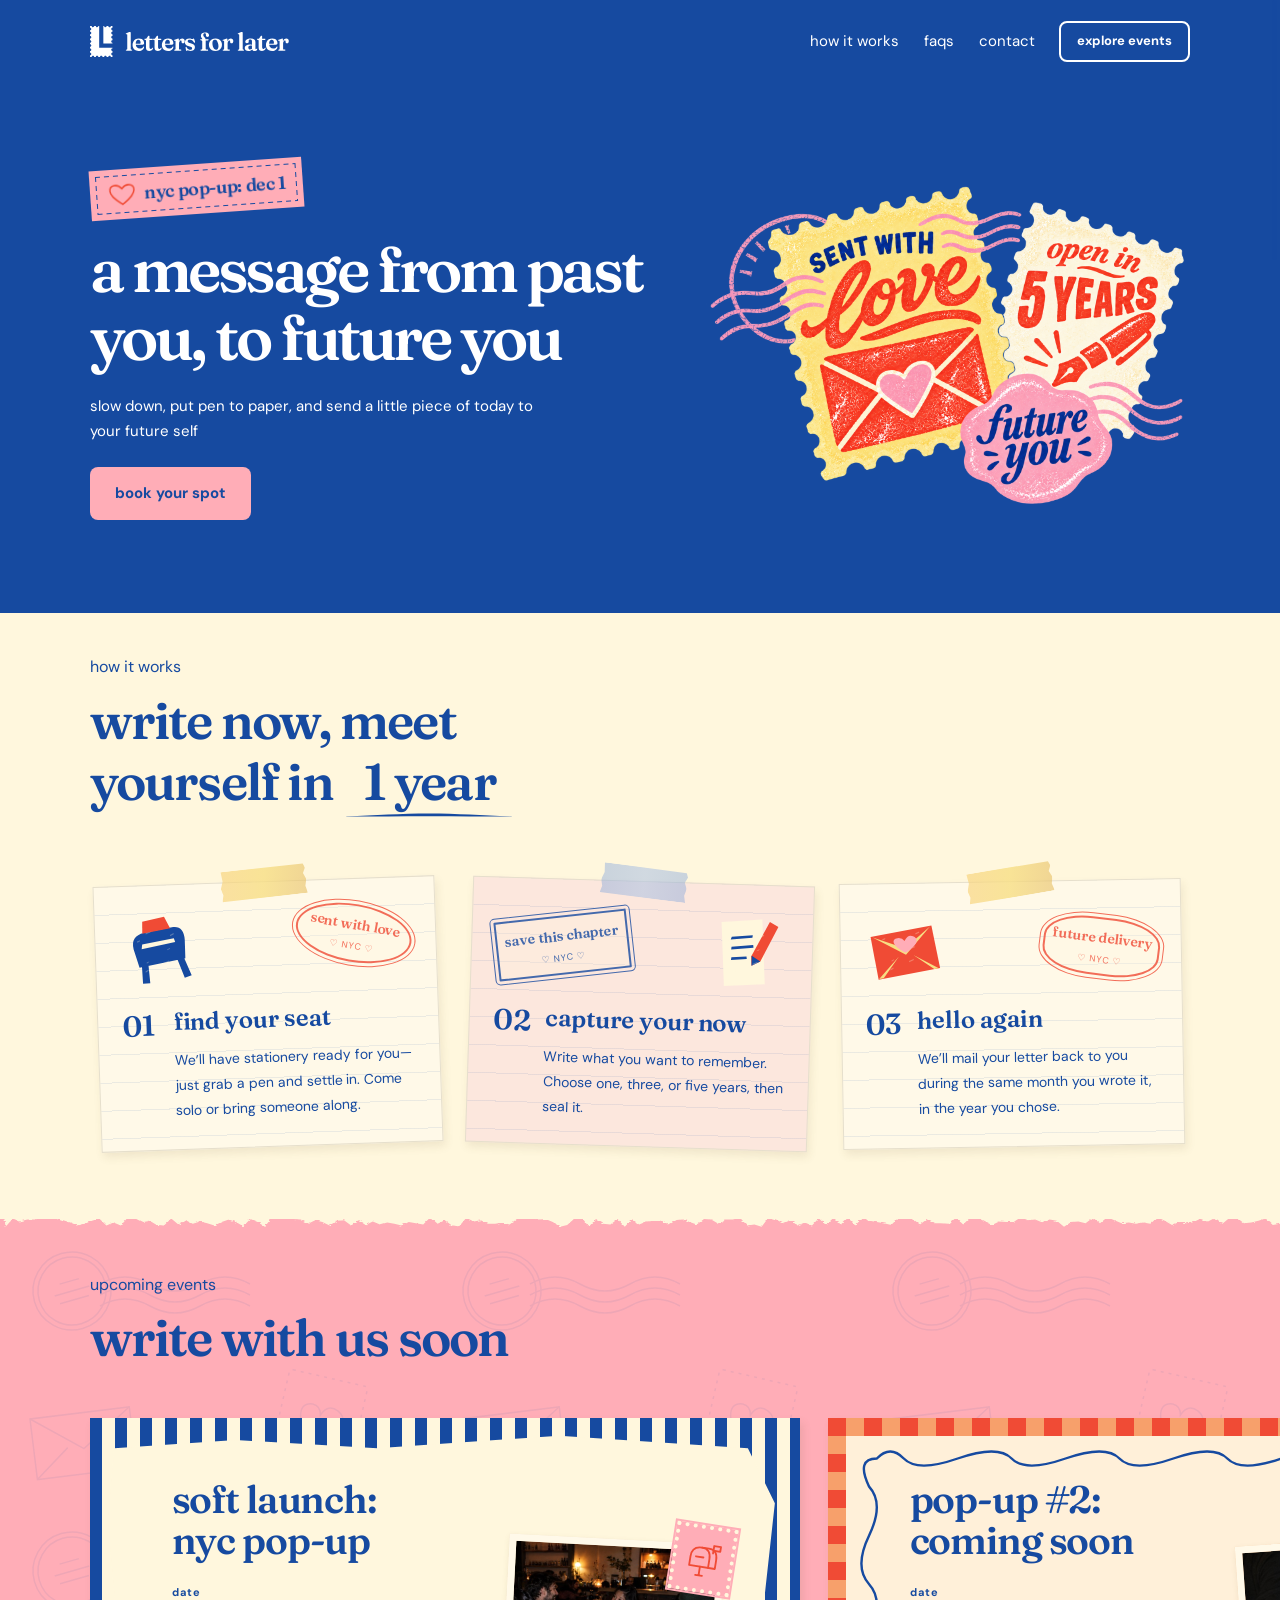
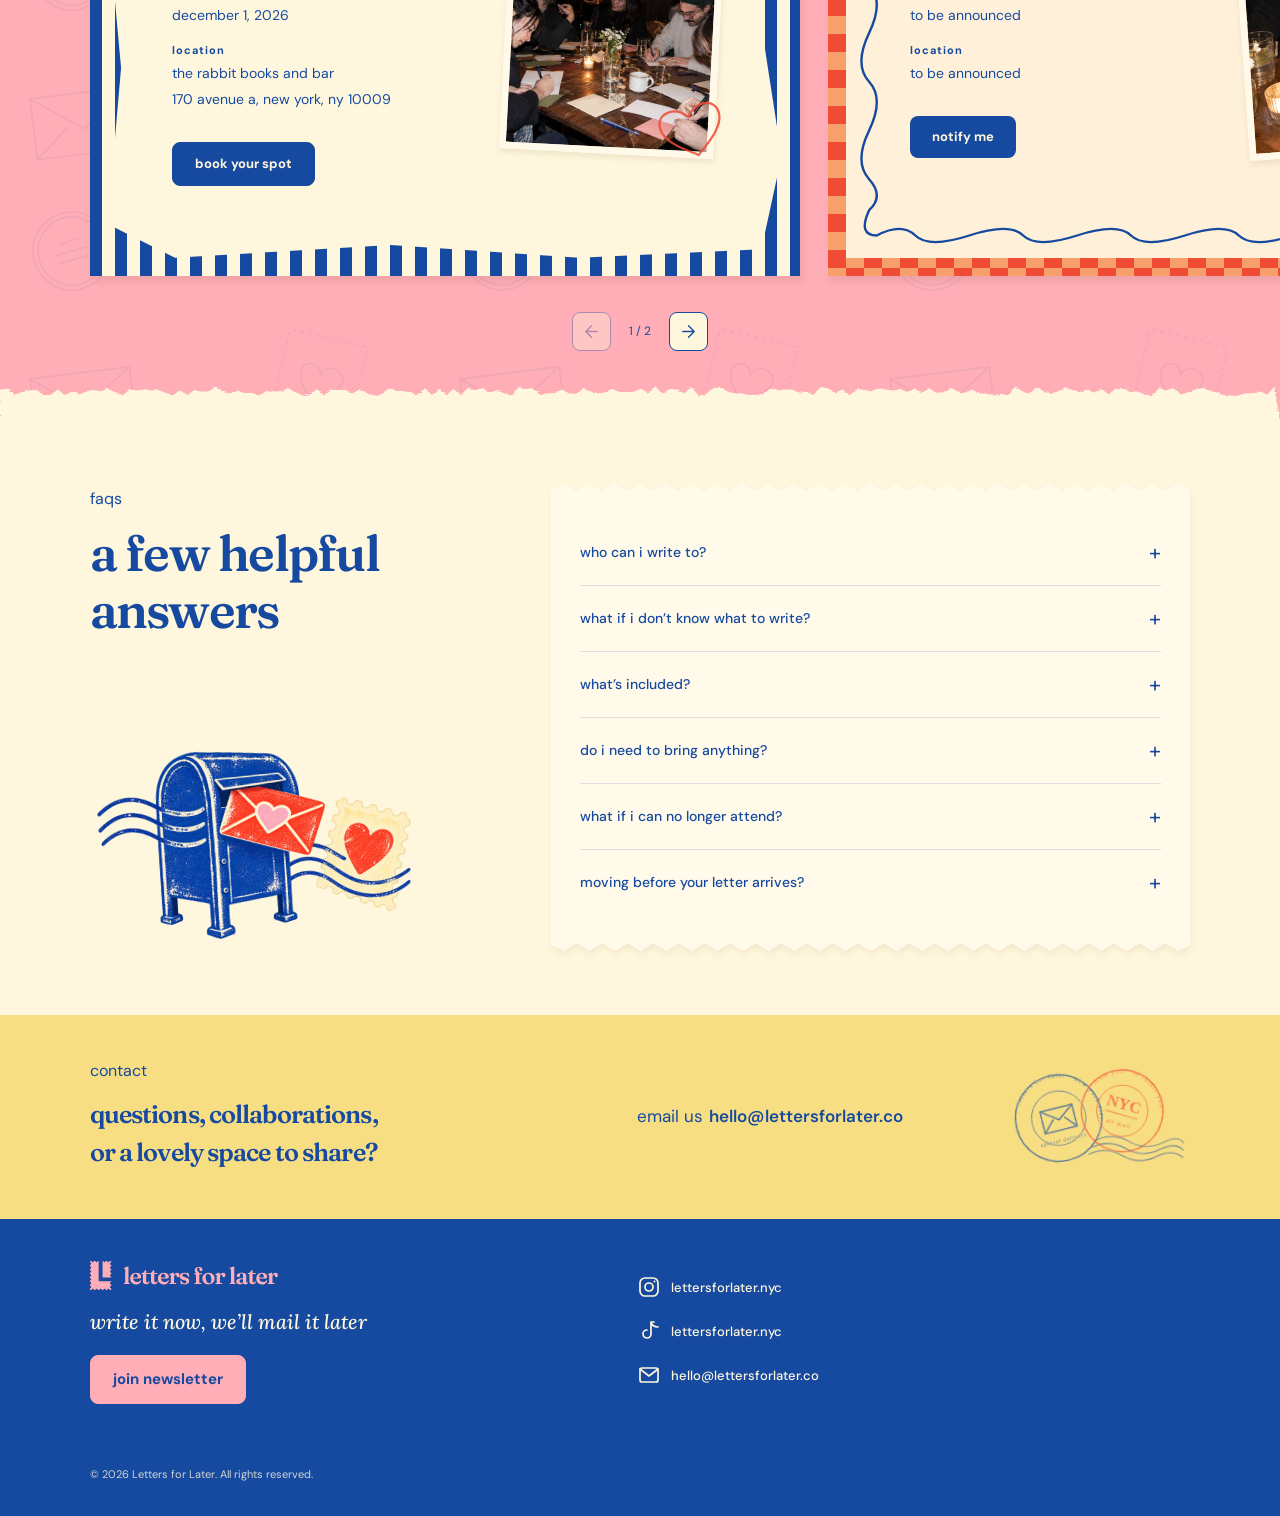
<file: index.html>
<!doctype html>
<html lang="en"><head><meta charset="utf-8"><meta name="viewport" content="width=device-width,initial-scale=1"><title>letters for later</title><link rel="icon" href="favicon.ico" sizes="32x32"><link rel="icon" type="image/png" sizes="16x16" href="assets/favicon-16.png"><link rel="icon" type="image/png" sizes="32x32" href="assets/favicon-32.png"><link rel="apple-touch-icon" sizes="180x180" href="assets/favicon-180.png"><meta name="theme-color" content="#164aa0"><meta name="description" content="A letter-writing experience coming to NYC in December 2026. Write to your future self, seal it, and we’ll mail it back in one, three, or five years."><link rel="stylesheet" href="page-base.css"><link rel="stylesheet" href="bounded-layout.css"><link rel="stylesheet" href="navigation.css"><link rel="stylesheet" href="brand-mark.css?v=horizontal-logo"><link rel="stylesheet" href="stamp-refinements.css"><link rel="stylesheet" href="carousel-notify.css"><link rel="stylesheet" href="footer-heading-fixes.css"><link rel="stylesheet" href="type-spacing.css"><meta property="og:type" content="website"><meta property="og:title" content="letters for later"><meta property="og:site_name" content="letters for later"><meta property="og:description" content="A message from past you, to future you. NYC letter-writing pop-ups, coming December 2026."><meta property="og:url" content="https://lettersforlater.co/"><meta property="og:image" content="https://www.lettersforlater.co/assets/share-event-people-v2.gif"><meta property="og:image:secure_url" content="https://www.lettersforlater.co/assets/share-event-people-v2.gif"><meta property="og:image:width" content="1200"><meta property="og:image:height" content="800"><meta property="og:image:type" content="image/gif"><meta property="og:image:alt" content="White Letters for Later branding over five photos of people writing and sealing letters"><meta property="og:image" content="https://www.lettersforlater.co/assets/share-event-people-poster-v2.jpg"><meta property="og:image:secure_url" content="https://www.lettersforlater.co/assets/share-event-people-poster-v2.jpg"><meta property="og:image:type" content="image/jpeg"><meta property="og:image:width" content="1200"><meta property="og:image:height" content="800"><meta property="og:image:alt" content="Letters for Later branding over guests writing letters together at a café"><meta name="twitter:card" content="summary_large_image"><meta name="twitter:title" content="letters for later"><meta name="twitter:image" content="https://www.lettersforlater.co/assets/share-event-people-v2.gif"><meta name="twitter:image:alt" content="White Letters for Later branding over five photos of people writing and sealing letters"><link rel="stylesheet" href="faq-share-fixes.css"><link rel="stylesheet" href="menu-focus-fixes.css"><link rel="stylesheet" href="reunion-heading.css?v=45"><link rel="stylesheet" href="postcard-photos.css"><link rel="stylesheet" href="carousel-icons.css"><meta name="twitter:image:type" content="image/gif"><link rel="image_src" href="https://www.lettersforlater.co/assets/share-event-people-poster-v2.jpg"><meta itemprop="image" content="https://www.lettersforlater.co/assets/share-event-people-poster-v2.jpg"><link rel="stylesheet" href="kit-signup.css?v=80"><link rel="stylesheet" href="color-refresh.css?v=79"><link rel="stylesheet" href="event-launch.css"></head><body class="club"><header><button class="menu-toggle" id="menu-toggle" type="button" aria-label="open navigation menu" aria-controls="mobile-menu" aria-expanded="false"><svg viewBox="0 0 24 24" aria-hidden="true"><path d="M3 6h18M3 12h14M3 18h10"></path></svg></button><a class="logo" href="#home" aria-label="Letters for Later home"><img class="brand-lockup" src="assets/logo-horizontal-white.svg" width="479" height="74" alt=""></a><nav aria-label="Main navigation" class="desktop-nav"><a href="#how">how it works</a><a href="#faq">faqs</a><a href="#contact">contact</a></nav><a class="nav-cta header-cta" href="https://luma.com/lettersforlater" target="_blank" rel="noopener noreferrer">explore events</a></header><main><svg width="0" height="0" aria-hidden="true" style="position:absolute"><defs><filter id="printed-ink" x="-5%" y="-5%" width="110%" height="110%"><feTurbulence type="fractalNoise" baseFrequency=".65" numOctaves="2" seed="7" result="noise"></feTurbulence><feColorMatrix in="noise" type="matrix" values="0 0 0 0 0 0 0 0 0 0 0 0 0 0 0 0 0 0 9 -3.7" result="grain"></feColorMatrix><feComposite in="SourceGraphic" in2="grain" operator="in"></feComposite></filter></defs></svg><section class="hero" id="home"><div class="hero-copy"><div class="pop-up-stamp"><svg class="stamp-heart" viewBox="0 0 100 100" aria-hidden="true"><path d="M50 84C40 76 11 59 10 38C9 18 34 12 50 32C66 12 91 18 90 38C89 59 60 76 50 84Z" fill="none" stroke="currentColor" stroke-width="5" stroke-linejoin="round"></path></svg><span class="stamp-title">nyc pop-up: dec 1</span></div><h1>a message from past you, to <em>future you</em></h1><p class="intro">slow down, put pen to paper, and send a little piece of today to your future self</p><a href="https://luma.com/event/evt-K9ymfLbhheOeHWO" class="button hero-booking luma-checkout--button" data-luma-action="checkout" data-luma-event-id="evt-K9ymfLbhheOeHWO">book your spot</a></div><div class="postage-art"><img src="assets/postage-love-variant-06.png" alt="Illustrated postage stamps reading Sent with love, Open in 5 years, and Future you" width="1536" height="1024"></div></section><section class="section steps" id="how"><div class="steps-top"><div><div class="eyebrow">how it works</div><h2 class="reunion-heading"><span class="reunion-accessible">write now, meet yourself in one, three, or five years</span><span aria-hidden="true">write now, <br class="reunion-mobile-break">meet<br class="reunion-desktop-break"> yourself <span class="reunion-end">in <span class="year-emphasis"><span class="year-roller"><span class="year-roller-track"><span>1 year</span><span>3 years</span><span>5 years</span><span>1 year</span></span></span><svg class="year-underline" viewBox="0 0 240 16" preserveAspectRatio="none" aria-hidden="true" focusable="false"><path d="M1 11C42 9.8 79 6.25 120 6.25C161 6.25 198 9.8 239 11C240 11 240 11.3 239 11.3C198 11.2 161 10.75 120 10.75C79 10.75 42 11.2 1 11.3C0 11.3 0 11 1 11Z"></path></svg></span><span class="reunion-reduced">1, 3, or 5 years</span></span></span></h2></div></div><div class="step-grid"><article class="step paper-step paper-step-1"><span class="paper-tape" aria-hidden="true"></span><div class="step-art"><svg viewBox="0 0 120 120" aria-hidden="true"><path fill="#164AA0" d="M22 52Q20 32 42 30L87 29Q103 30 101 51L97 79 26 81ZM30 79 40 80 38 107 27 106ZM85 79 95 77 102 106 91 108Z"></path><path fill="#F04B35" d="m42 13 34-2 6 19-43 1z"></path><path fill="#fff7dd" d="m36 47 49-1 1 6-52 2z"></path><g fill="#fff7dd" opacity=".28"><path d="m29 41 5-1-1 2-4 1zm35 39 8-2-1 2-7 2zm-26-5 4-1v1l-4 2zm42-35 6-2v2l-6 2zm-46 48 5-2v2l-5 2z"></path><path d="m44 31 9-1-2 1-7 2zm28 30 5-2-1 2-4 1z"></path></g></svg></div><div class="step-copy"><b class="step-number">01</b><h3>find your seat</h3><p>We’ll have stationery ready for you—just grab a pen and settle in. Come solo or bring someone along.</p></div><div class="postal-mark postal-mark-1" aria-hidden="true"><strong>sent with love</strong><span>♡  nyc  ♡</span></div></article><article class="step paper-step paper-step-2"><span class="paper-tape" aria-hidden="true"></span><div class="step-top"><div class="postal-mark postal-mark-2" aria-hidden="true"><strong>save this chapter</strong><span>♡  nyc  ♡</span></div><div class="step-art"><svg viewBox="0 0 120 120" aria-hidden="true"><path fill="#fff7dd" d="m24 12 62 3-7 98-62-4z"></path><path fill="#164AA0" d="m37 36 32 1-1 4-33-1zm-2 15 33 1v4l-34-1zm-2 16 23 1v4l-24-1z"></path><path fill="#F04B35" d="m62 83 14-5 33-49-12-9-34 49-1 14z"></path><path fill="#164AA0" d="m62 83 2-15 12 10z"></path><g fill="#fff7dd" opacity=".28"><path d="m29 41 5-1-1 2-4 1zm35 39 8-2-1 2-7 2zm-26-5 4-1v1l-4 2zm42-35 6-2v2l-6 2zm-46 48 5-2v2l-5 2z"></path><path d="m44 31 9-1-2 1-7 2zm28 30 5-2-1 2-4 1z"></path></g></svg></div></div><div class="step-copy"><b class="step-number">02</b><h3>capture your now</h3><p>Write what you want to remember. Choose one, three, or five years, then seal it.</p></div></article><article class="step paper-step paper-step-3"><span class="paper-tape" aria-hidden="true"></span><div class="step-art"><svg viewBox="0 0 120 120" aria-hidden="true"><path fill="#F04B35" d="m12 35 94-3 3 66-95 3z"></path><path fill="#F7DE83" d="m15 36 46 34 43-37-43 27zm0 64 35-29-28 29zm92-2L72 72l28 26z"></path><path fill="#FFADB7" d="M61 67C41 52 43 43 52 43Q59 43 62 49Q69 39 76 44C89 52 71 63 61 67"></path><g fill="#fff7dd" opacity=".28"><path d="m29 41 5-1-1 2-4 1zm35 39 8-2-1 2-7 2zm-26-5 4-1v1l-4 2zm42-35 6-2v2l-6 2zm-46 48 5-2v2l-5 2z"></path><path d="m44 31 9-1-2 1-7 2zm28 30 5-2-1 2-4 1z"></path></g></svg></div><div class="step-copy"><b class="step-number">03</b><h3>hello again</h3><p>We’ll mail your letter back to you during the same month you wrote it, in the year you chose.</p></div><div class="postal-mark postal-mark-3" aria-hidden="true"><strong>future delivery</strong><span>♡  nyc  ♡</span></div></article></div></section><section class="section" id="events"><div class="events-heading"><div><div class="eyebrow">upcoming events</div><h2>write with us soon</h2></div></div><div class="postcard-carousel" role="region" aria-label="upcoming events"><div class="postcard-track" id="postcards"><article class="event-postcard postcard-nyc" aria-label="soft launch: nyc pop-up"><div class="postcard-inner"><div class="postcard-art"><div class="postcard-image"><img src="assets/postcard-writing-table.jpg" alt="Guests writing letters together around a café table" width="900" height="600" loading="lazy" decoding="async"></div><span class="postcard-stamp" aria-hidden="true"><svg viewBox="0 0 60 60" aria-hidden="true"><path d="M12 29c0-10 6-15 15-15h10c9 0 13 5 13 15v13H12Z"></path><path d="M27 14c8 0 13 5 13 15v13M20 28h11M28 42v13M23 55h10M44 20V9h10v7H44"></path></svg></span><svg class="postcard-heart" viewBox="0 0 100 100" aria-hidden="true"><path d="M50 84C40 76 11 59 10 38C9 18 34 12 50 32C66 12 91 18 90 38C89 59 60 76 50 84Z" fill="none" stroke="currentColor" stroke-width="3"></path></svg></div><h3>soft launch:<br><em>nyc pop-up</em></h3><div class="postcard-details"><dl><div><dt><strong>date</strong></dt><dd class="event-date-value">december 1, 2026</dd></div><div><dt><strong>location</strong></dt><dd>the rabbit books and bar<br><span class="venue-address">170 avenue a, new york, ny 10009</span></dd></div></dl><a href="https://luma.com/event/evt-K9ymfLbhheOeHWO" class="button postcard-booking luma-checkout--button" data-luma-action="checkout" data-luma-event-id="evt-K9ymfLbhheOeHWO">book your spot</a></div></div></article><article class="event-postcard postcard-soon" aria-label="event 2 of 2: pop-up #2: coming soon"><div class="postcard-inner"><div class="postcard-art"><div class="postcard-image"><img src="assets/postcard-handwriting.jpg" alt="Close-up of a guest writing a letter by candlelight" width="900" height="600" loading="lazy" decoding="async"></div><div class="soon-postage" aria-hidden="true"><svg viewBox="0 0 100 100"><circle cx="50" cy="50" r="43" fill="#F04B35"></circle><circle cx="50" cy="50" r="36" fill="none" stroke="#fff7dd" stroke-width="1.5"></circle><path d="M63 25a27 27 0 1 0 12 43 23 23 0 0 1-12-43Z" fill="#fff7dd"></path><path d="m74 28 2 6 6 2-6 2-2 6-2-6-6-2 6-2Z" fill="#F7DE83"></path></svg></div><svg class="soon-envelope-stamp" viewBox="0 0 120 90" aria-hidden="true"><path d="M6 13 109 7 115 75 10 82Z" fill="#fff7dd" stroke="#164AA0" stroke-width="2" stroke-dasharray="4 3"></path><path d="m23 29 70-4 3 43-71 4Z" fill="#164AA0"></path><path d="m24 29 35 23 34-27M25 71l24-23m47 20L70 48" fill="none" stroke="#fff7dd" stroke-width="2"></path><path d="M61 56c-15-9-15-20-7-20q6 0 8 6 3-8 9-6c10 5-2 14-10 20Z" fill="#FFADB7"></path></svg></div><h3>pop-up #2:<br><em>coming soon</em></h3><div class="postcard-details"><dl><div><dt><strong>date</strong></dt><dd>to be announced</dd></div><div><dt><strong>location</strong></dt><dd>to be announced</dd></div></dl><a class="button signup-link" href="#signup">notify me</a></div></div></article></div><div class="carousel-controls" hidden><button type="button" id="postcard-prev" aria-label="previous event" aria-controls="postcards"><svg viewBox="0 0 24 24" aria-hidden="true"><path d="M12 6 6 12l6 6M6 12h12"></path></svg></button><span id="postcard-position" aria-live="polite">1 / 2</span><button type="button" id="postcard-next" aria-label="next event" aria-controls="postcards"><svg viewBox="0 0 24 24" aria-hidden="true"><path d="m12 6 6 6-6 6M6 12h12"></path></svg></button></div></div></section><section class="section faq" id="faq"><div><div class="eyebrow">faqs</div><h2>a few helpful answers</h2><img class="faq-postal-art" src="assets/faq-postal.png" width="1536" height="1024" loading="lazy" alt="A vintage blue mailbox with a heart-sealed envelope, a heart postage stamp and wavy postal lines"></div><div class="faq-paper"><details><summary>who can i write to?</summary><p>Your future self or someone else, it’s up to you. Address the envelope to yourself or your recipient, and choose one, three, or five years from now. We’ll mail it to the address you provide during the same month you wrote it, in your chosen year.</p></details><details><summary>what if i don’t know what to write?</summary><p>Start with the ordinary things: your favorite song, the people you spend time with, what you’re looking forward to. You don’t need to be a writer, and your letter doesn’t need to be profound.</p></details><details><summary>what’s included?</summary><p>Your ticket includes space to write, one drink of your choice, stationery, a pen, an envelope, postage, and a Polaroid photo to keep or tuck into your letter.</p></details><details><summary>do i need to bring anything?</summary><p>Just yourself. We’ll provide the stationery and a pen to write with.</p></details><details><summary>what if i can no longer attend?</summary><p>Tickets are non-refundable and non-exchangeable, but you’re welcome to transfer yours to someone else.</p></details><details><summary>moving before your letter arrives?</summary><p>We’ll contact you 4 weeks before your letter is mailed and you’ll have a chance to update your mailing address.</p></details></div></section><section class="section contact" id="contact"><div><div class="eyebrow">contact</div><h2>questions, collaborations,<br>or a lovely space to share?</h2></div><div class="contact-action"><a class="contact-email" href="mailto:hello@lettersforlater.co"><span class="email-prefix">email us </span><span class="email-address">hello@lettersforlater.co</span></a><svg class="contact-postmarks" viewBox="0 0 240 150" preserveAspectRatio="xMidYMid meet" aria-hidden="true"><defs><path id="contact-ring-a" d="M25 78a51 51 0 1 1 102 0a51 51 0 1 1-102 0"></path><path id="contact-ring-b" d="M108 66a47 47 0 1 1 94 0a47 47 0 1 1-94 0"></path><filter id="contact-postmark-wear" x="-3%" y="-3%" width="106%" height="106%"><feTurbulence type="fractalNoise" baseFrequency=".06 .3" numOctaves="3" seed="19" result="grain"></feTurbulence><feColorMatrix in="grain" type="matrix" values="0 0 0 0 0 0 0 0 0 0 0 0 0 0 0 0 0 0 .5 .5" result="wear"></feColorMatrix><feComposite in="SourceGraphic" in2="wear" operator="in"></feComposite></filter></defs><g filter="url(#contact-postmark-wear)"><g transform="rotate(-16 76 78)" fill="#164AA0" opacity=".84"><circle cx="76" cy="78" r="54" fill="none" stroke="currentColor" stroke-width="1.8"></circle><circle cx="76" cy="78" r="34" fill="none" stroke="currentColor" stroke-width="1"></circle><text font-family="Georgia,serif" font-size="8" letter-spacing="1.5"><textPath href="#contact-ring-a" startOffset="9%">letters for later · new york city ·</textPath></text><path d="M55 65h41v28H55Z" fill="none" stroke="#164AA0" stroke-width="1.8"></path><path d="m55 65 21 15 20-15m-41 28 14-15m27 15L83 78" fill="none" stroke="#164AA0" stroke-width="1.8"></path><text x="76" y="108" text-anchor="middle" font-family="Georgia,serif" font-size="7" letter-spacing="1">special delivery</text></g><g transform="rotate(14 155 66)" fill="#F04B35" stroke="#F04B35" opacity=".86"><circle cx="155" cy="66" r="51" fill="none" stroke-width="1.8"></circle><circle cx="155" cy="66" r="32" fill="none" stroke-width="1"></circle><text stroke="none" font-family="Georgia,serif" font-size="8" letter-spacing="1.3"><textPath href="#contact-ring-b" startOffset="8%">from you · to future you ·</textPath></text><text x="155" y="64" text-anchor="middle" stroke="none" font-family="Georgia,serif" font-size="20" font-weight="bold">NYC</text><path d="M134 71h42" stroke-width="1"></path><text x="155" y="85" text-anchor="middle" stroke="none" font-family="Georgia,serif" font-size="8" letter-spacing="1">air mail</text></g><g fill="none" stroke="#164AA0" stroke-width="1.6" opacity=".6"><path d="M123 104q21-11 42 0t42 0t26 0M119 113q21-11 42 0t42 0t30 0M115 122q21-11 42 0t42 0t34 0"></path></g></g></svg></div></section></main><div class="signup-storage" hidden><div id="signup" class="hero-signup"><script async data-uid="47d6fa554a" src="https://letters-for-later.kit.com/47d6fa554a/index.js"></script><noscript><a href="https://letters-for-later.kit.com/47d6fa554a">sign up for updates</a></noscript></div></div><footer><div class="footer-brand"><img class="brand-lockup" src="assets/logo-horizontal-pink.svg" width="479" height="74" alt="letters for later"></div><div class="footer-info"><p class="footer-tagline">write it now, we’ll mail it later</p><a class="button footer-newsletter" href="#signup" data-signup-label="sign up">join newsletter</a></div><div class="footer-socials"><a class="social-link" href="https://www.instagram.com/lettersforlater.nyc/" target="_blank" rel="noopener noreferrer" aria-label="Instagram: lettersforlater.nyc"><svg viewBox="0 0 24 24" aria-hidden="true"><rect x="3" y="3" width="18" height="18" rx="5"></rect><circle cx="12" cy="12" r="4"></circle><circle class="dot" cx="17.5" cy="6.5" r="1"></circle></svg><span>lettersforlater.nyc</span></a><a class="social-link" href="https://www.tiktok.com/@lettersforlater.nyc" target="_blank" rel="noopener noreferrer" aria-label="TikTok: lettersforlater.nyc"><svg viewBox="0 0 24 24" aria-hidden="true"><path d="M14 3v12a4 4 0 1 1-4-4M14 3c1 4 3 5 7 5M14 3h3"></path></svg><span>lettersforlater.nyc</span></a><a class="social-link footer-email" href="mailto:hello@lettersforlater.co"><svg viewBox="0 0 24 24" aria-hidden="true"><rect x="3" y="5" width="18" height="14" rx="2"></rect><path d="m3 6 9 7 9-7"></path></svg><span>hello@lettersforlater.co</span></a></div><p class="footer-copyright">© 2026 Letters for Later. All rights reserved.</p></footer><script src="postcards.js?v=55" defer></script><dialog class="mobile-menu" id="mobile-menu" aria-labelledby="menu-label"><div class="mobile-menu-header"><span class="mobile-menu-logo" id="menu-label" tabindex="-1"><img class="brand-lockup" src="assets/logo-horizontal-blue.svg" width="479" height="74" alt="letters for later"></span><button class="menu-close" type="button" aria-label="close navigation menu"><svg viewBox="0 0 24 24" aria-hidden="true"><path d="m5 5 14 14M19 5 5 19"></path></svg></button></div><nav class="mobile-menu-links" aria-label="mobile navigation"><a href="#how">how it works</a><a href="#faq">faqs</a><a href="#contact">contact</a></nav></dialog><script src="navigation.js" defer></script><script src="kit-signup.js?v=dec1-preview" defer></script><script src="booking-dialog.js" defer></script><script src="page-scrollbars.js" defer></script></body></html>
</file>
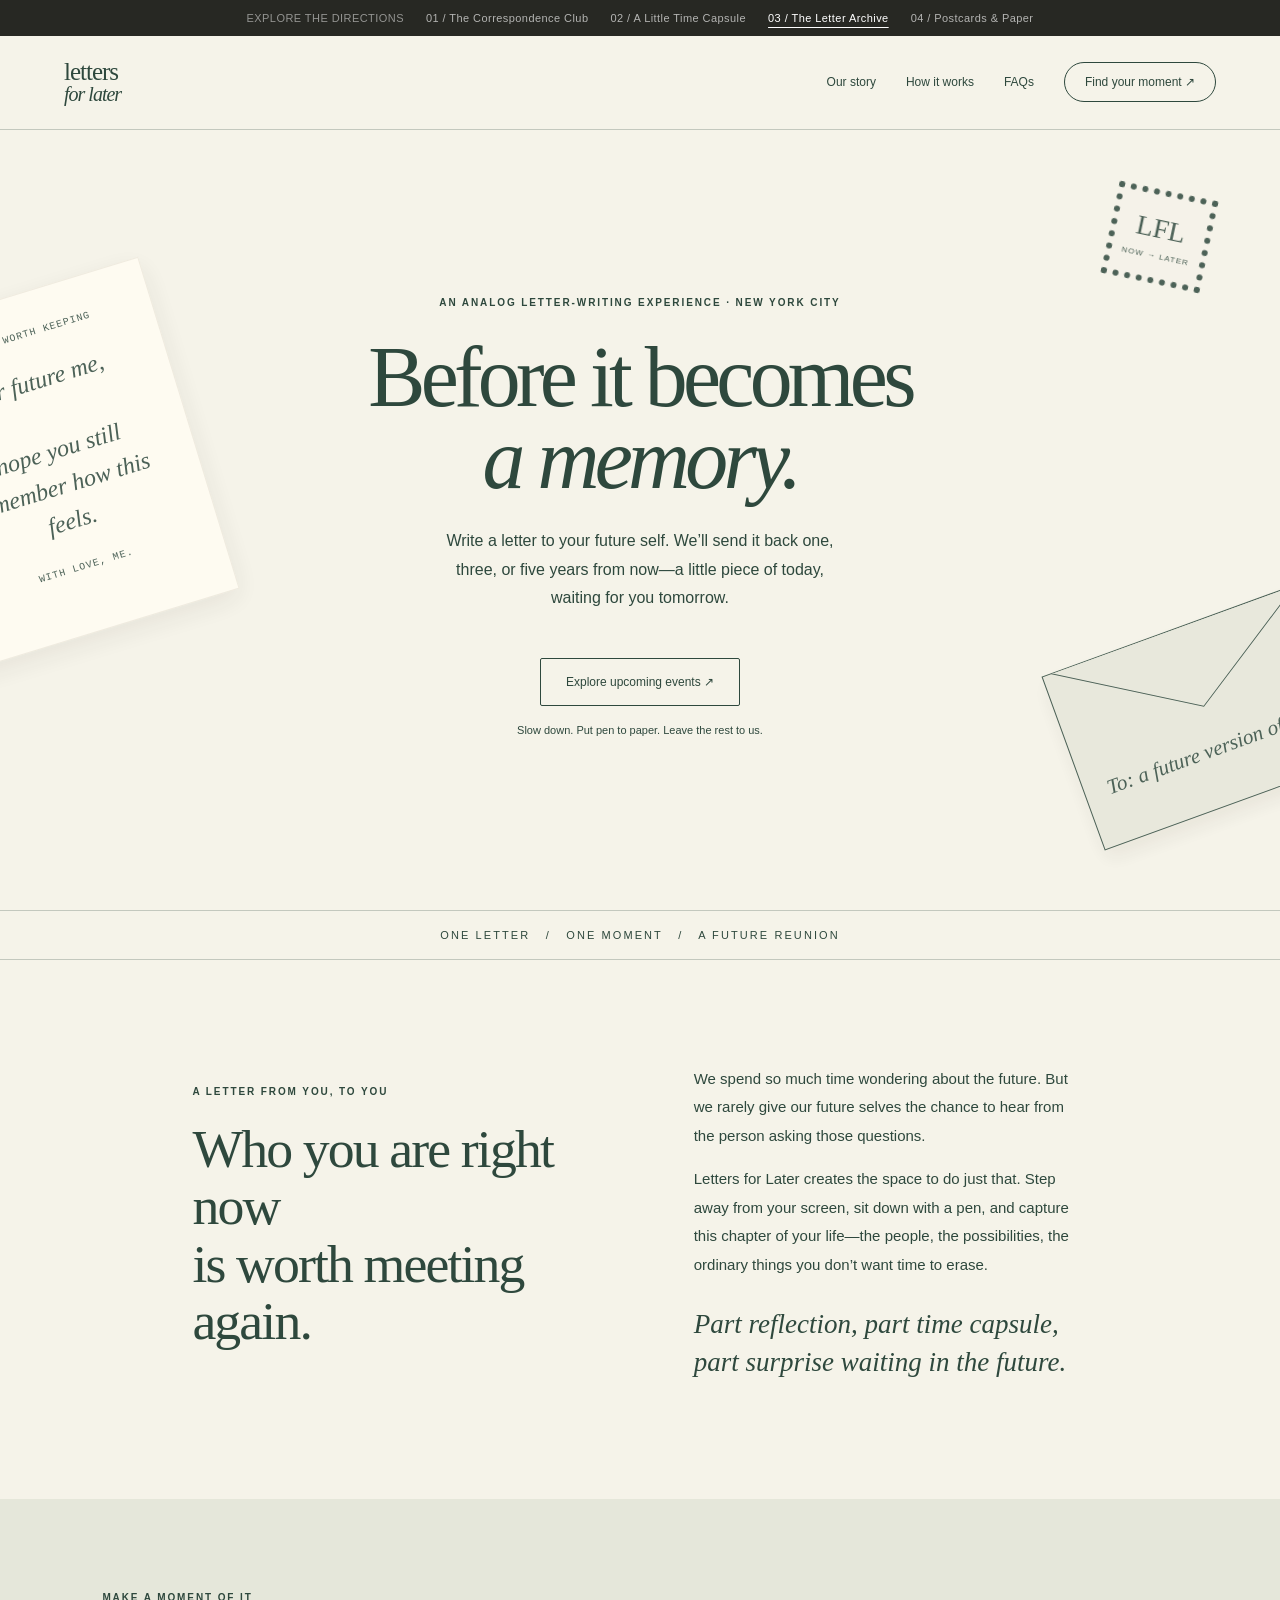
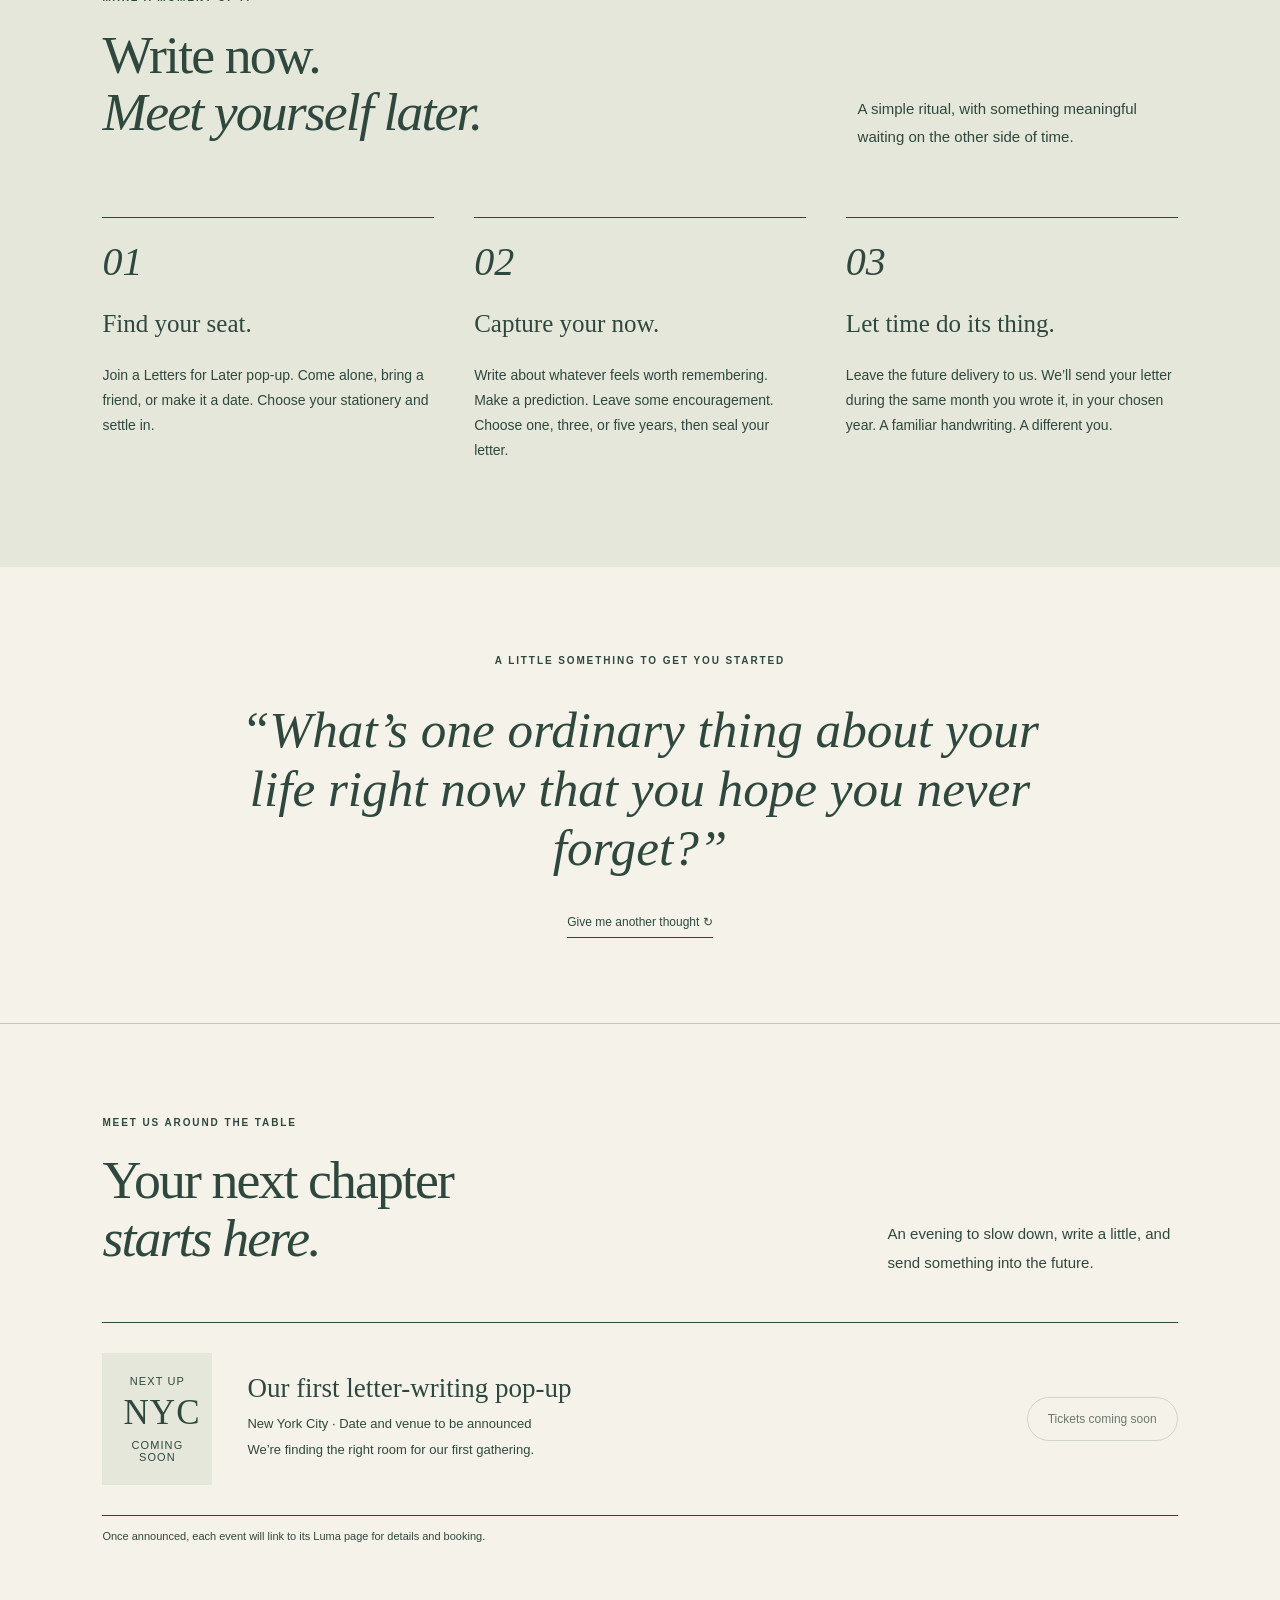
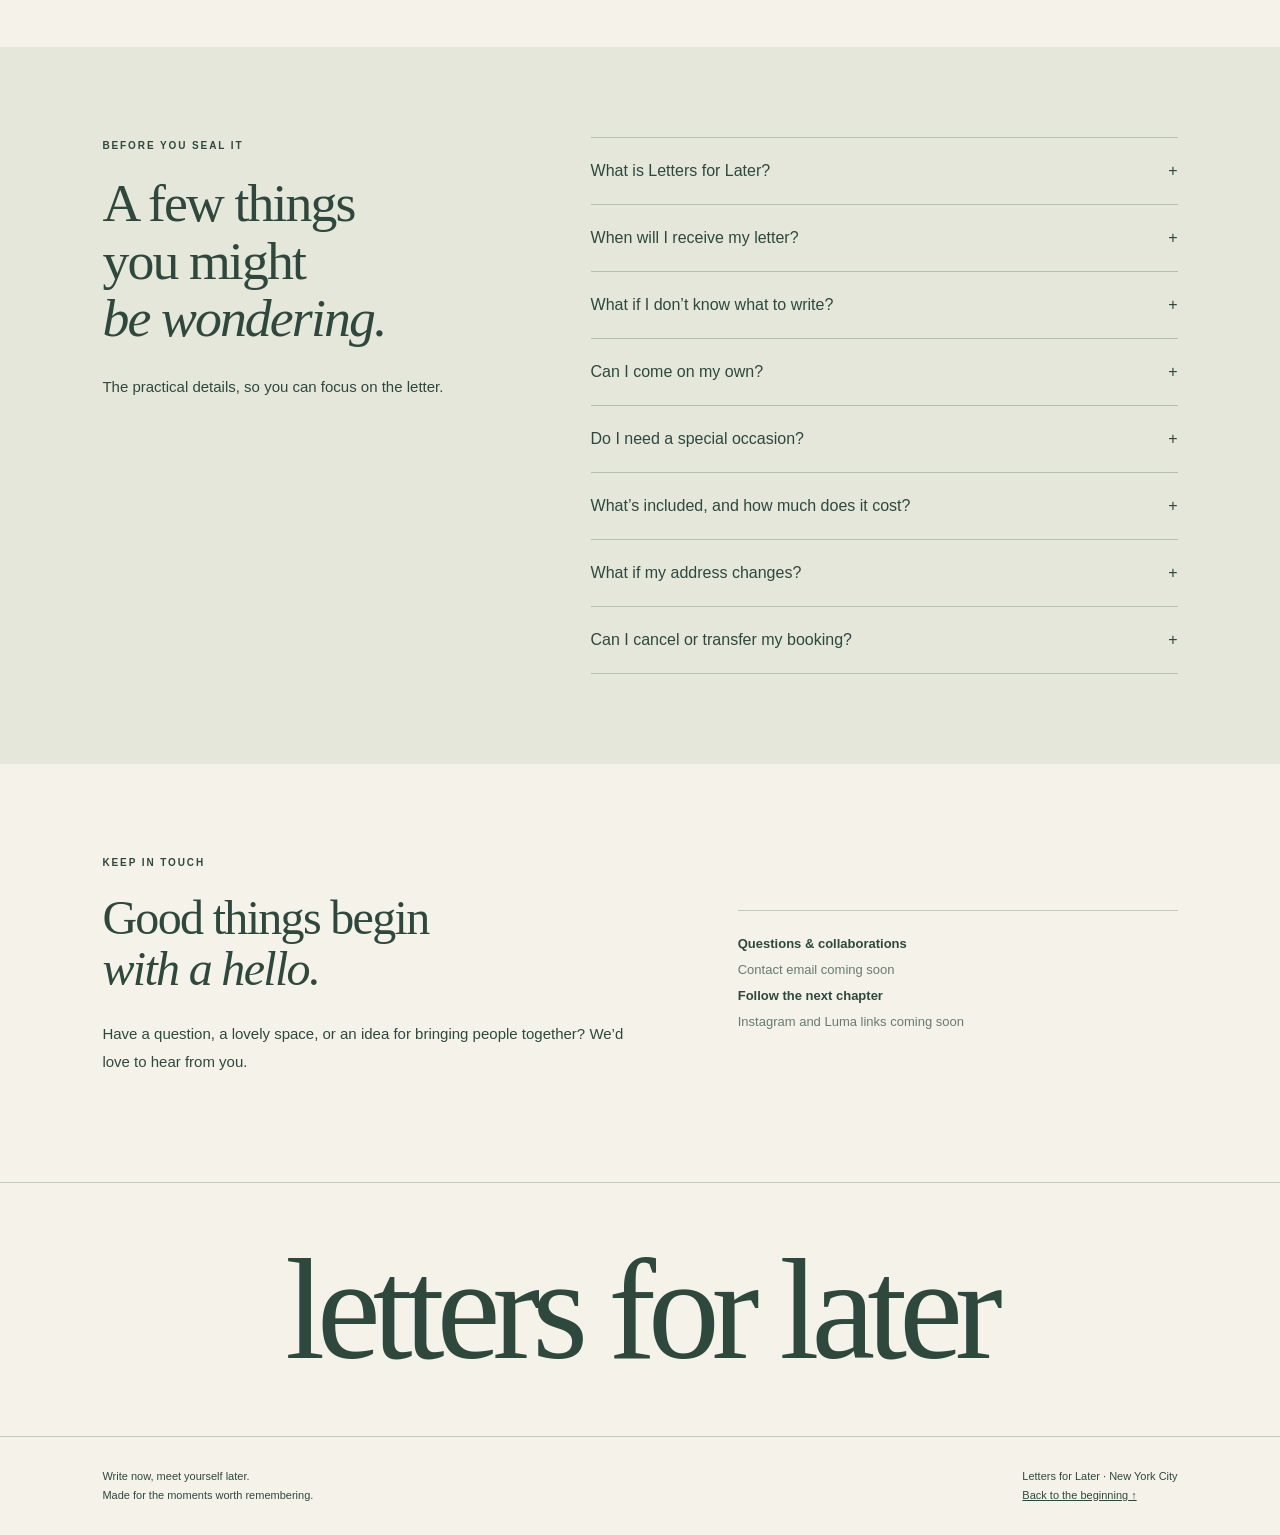
<file: archive.html>
<!doctype html><html lang="en"><head><meta charset="utf-8"><meta name="viewport" content="width=device-width,initial-scale=1"><title>Letters for Later — The Letter Archive</title><link rel="icon" href="favicon.ico" sizes="32x32"><link rel="icon" type="image/png" sizes="16x16" href="assets/favicon-16.png"><link rel="icon" type="image/png" sizes="32x32" href="assets/favicon-32.png"><link rel="apple-touch-icon" sizes="180x180" href="assets/favicon-180.png"><meta name="theme-color" content="#164aa0"><meta name="description" content="Write a physical letter to your future self. An intentional letter-writing experience in NYC, with delivery one, three, or five years later."><link rel="stylesheet" href="styles.css"></head><body class="archive"><div class="switch" aria-label="Website design options"><span>EXPLORE THE DIRECTIONS</span><a href="club.html" >01 / The Correspondence Club</a><a href="play.html" >02 / A Little Time Capsule</a><a href="archive.html" aria-current="page" >03 / The Letter Archive</a><a href="collage.html">04 / Postcards &amp; Paper</a></div><header><a class="logo" href="#home" aria-label="Letters for Later home">letters<br><em>for later</em></a><nav aria-label="Main navigation"><a class="about-link" href="#about">Our story</a><a href="#how">How it works</a><a href="#faq">FAQs</a><a class="nav-cta" href="#events">Find your moment ↗</a></nav></header><main><section class="hero" id="home"><div class="hero-copy"><div class="eyebrow">An analog letter-writing experience · New York City</div><h1>Before it becomes<br><em>a memory.</em></h1><p class="intro">Write a letter to your future self. We’ll send it back one, three, or five years from now—a little piece of today, waiting for you tomorrow.</p><a class="button" href="#events">Explore upcoming events ↗</a><span class="subnote">Slow down. Put pen to paper. Leave the rest to us.</span></div><div class="still-life" aria-label="An illustrated letter and envelope addressed to your future self"><div class="letter"><div class="date">A MOMENT WORTH KEEPING</div><p>Dear future me,<br><br>I hope you still remember how this feels.</p><div class="date">WITH LOVE, ME.</div></div><div class="envelope"><span>To: a future version of you</span></div><div class="stamp">LFL<small>NOW → LATER</small></div></div></section><div class="ribbon">One letter &nbsp; / &nbsp; One moment &nbsp; / &nbsp; A future reunion</div><section class="section story" id="about"><div><div class="eyebrow">A letter from you, to you</div><h2>Who you are right now<br>is worth meeting again.</h2></div><div><p class="body">We spend so much time wondering about the future. But we rarely give our future selves the chance to hear from the person asking those questions.</p><p class="body">Letters for Later creates the space to do just that. Step away from your screen, sit down with a pen, and capture this chapter of your life—the people, the possibilities, the ordinary things you don’t want time to erase.</p><p class="quote">Part reflection, part time capsule,<br>part surprise waiting in the future.</p></div></section><section class="section steps" id="how"><div class="steps-top"><div><div class="eyebrow">Make a moment of it</div><h2>Write now.<br><em>Meet yourself later.</em></h2></div><p class="body">A simple ritual, with something meaningful waiting on the other side of time.</p></div><div class="step-grid"><article class="step"><b>01</b><h3>Find your seat.</h3><p>Join a Letters for Later pop-up. Come alone, bring a friend, or make it a date. Choose your stationery and settle in.</p></article><article class="step"><b>02</b><h3>Capture your now.</h3><p>Write about whatever feels worth remembering. Make a prediction. Leave some encouragement. Choose one, three, or five years, then seal your letter.</p></article><article class="step"><b>03</b><h3>Let time do its thing.</h3><p>Leave the future delivery to us. We’ll send your letter during the same month you wrote it, in your chosen year. A familiar handwriting. A different you.</p></article></div></section><section class="prompt"><div class="eyebrow">A little something to get you started</div><h2 id="writing-prompt" aria-live="polite">“What’s one ordinary thing about your life right now that you hope you never forget?”</h2><button id="next-prompt" type="button">Give me another thought ↻</button></section><section class="section" id="events"><div class="events-heading"><div><div class="eyebrow">Meet us around the table</div><h2>Your next chapter<br><em>starts here.</em></h2></div><p class="body">An evening to slow down, write a little, and send something into the future.</p></div><article class="event"><div class="event-date">NEXT UP<strong>NYC</strong>COMING SOON</div><div><h3>Our first letter-writing pop-up</h3><p>New York City · Date and venue to be announced</p><p>We’re finding the right room for our first gathering.</p></div><span class="disabled">Tickets coming soon</span></article><p class="event-note">Once announced, each event will link to its Luma page for details and booking.</p></section><section class="section faq" id="faq"><div><div class="eyebrow">Before you seal it</div><h2>A few things<br>you might<br><em>be wondering.</em></h2><p class="body">The practical details, so you can focus on the letter.</p></div><div><details><summary>What is Letters for Later?</summary><p>An in-person letter-writing experience with a future surprise. You write a physical letter to your future self, seal it, and leave the future delivery to us.</p></details><details><summary>When will I receive my letter?</summary><p>Choose one, three, or five years. We’ll send your letter during the same month you wrote it, in the year you choose. Delivery is not tied to an exact day.</p></details><details><summary>What if I don’t know what to write?</summary><p>Start with the ordinary things: your favorite song, the people you spend time with, what you’re looking forward to. You don’t need to be a writer, and your letter doesn’t need to be profound.</p></details><details><summary>Can I come on my own?</summary><p>Absolutely. Come solo, bring a friend, or make it a date. This is time to spend with your own thoughts, in the company of others doing the same.</p></details><details><summary>Do I need a special occasion?</summary><p>No milestone required. A new job, birthday, move, or relationship can inspire a letter—but an ordinary season of life is just as worth remembering.</p></details><details><summary>What’s included, and how much does it cost?</summary><p>The confirmed event listing on Luma will outline the writing materials, future-delivery options, price, and any food or drinks included. Check those details before booking.</p></details><details><summary>What if my address changes?</summary><p>We’re finalizing the address-update process before bookings open. Clear instructions will be provided so you know how to keep your delivery details current.</p></details><details><summary>Can I cancel or transfer my booking?</summary><p>Please check the cancellation and transfer terms on the specific Luma event before booking. Those details will be available when tickets go live.</p></details></div></section><section class="section contact" id="contact"><div><div class="eyebrow">Keep in touch</div><h2>Good things begin<br><em>with a hello.</em></h2><p class="body">Have a question, a lovely space, or an idea for bringing people together? We’d love to hear from you.</p></div><div class="contact-links"><strong>Questions &amp; collaborations</strong><span>Contact email coming soon</span><strong>Follow the next chapter</strong><span>Instagram and Luma links coming soon</span></div></section><div class="closing" aria-hidden="true">letters for later</div></main><footer><span>Write now, meet yourself later.<br>Made for the moments worth remembering.</span><span>Letters for Later · New York City<br><a href="#home">Back to the beginning ↑</a></span></footer><script>const prompts=["What’s one ordinary thing about your life right now that you hope you never forget?","Who makes this chapter of your life feel like home?","What are you hoping your future self has found the courage to do?","What song would bring you right back to this moment?","What would you like to thank your present self for?"];let current=0;document.getElementById('next-prompt').addEventListener('click',()=>{current=(current+1)%prompts.length;document.getElementById('writing-prompt').textContent='“'+prompts[current]+'”';});</script></body></html>
</file>
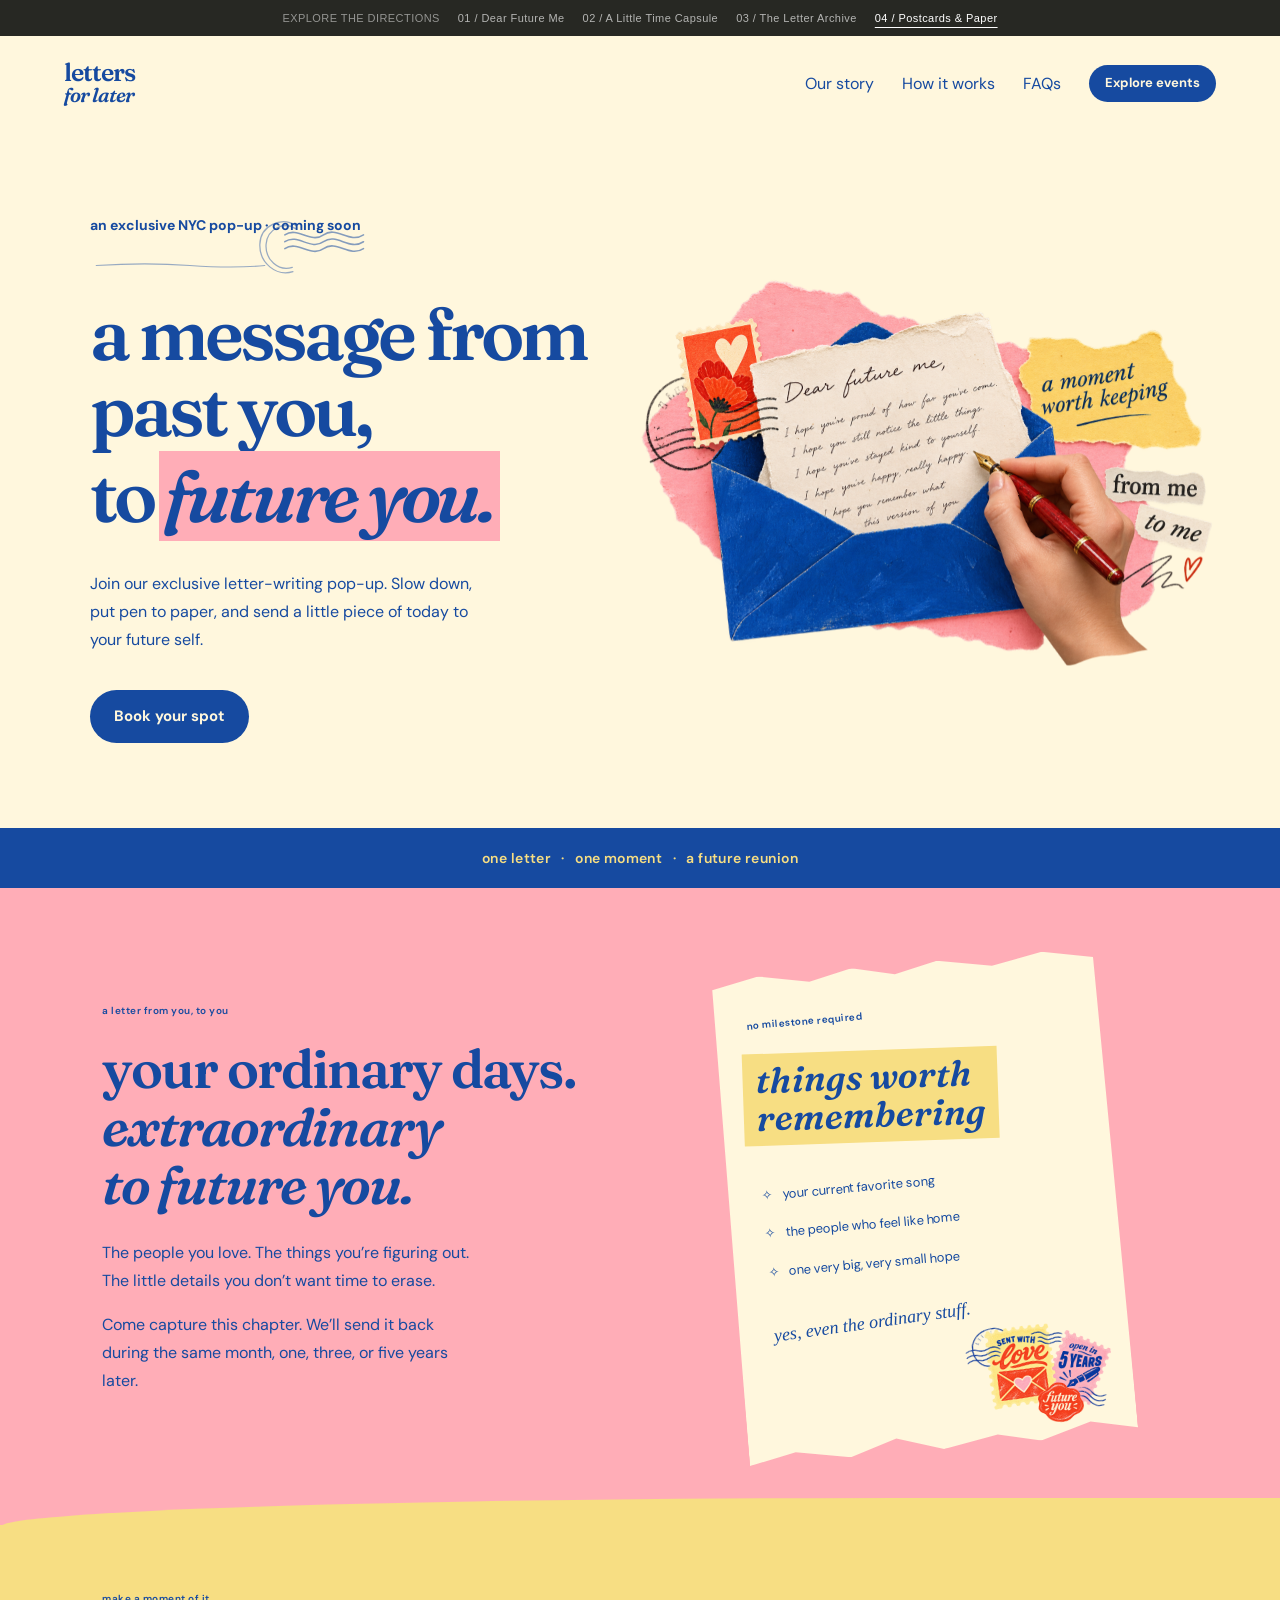
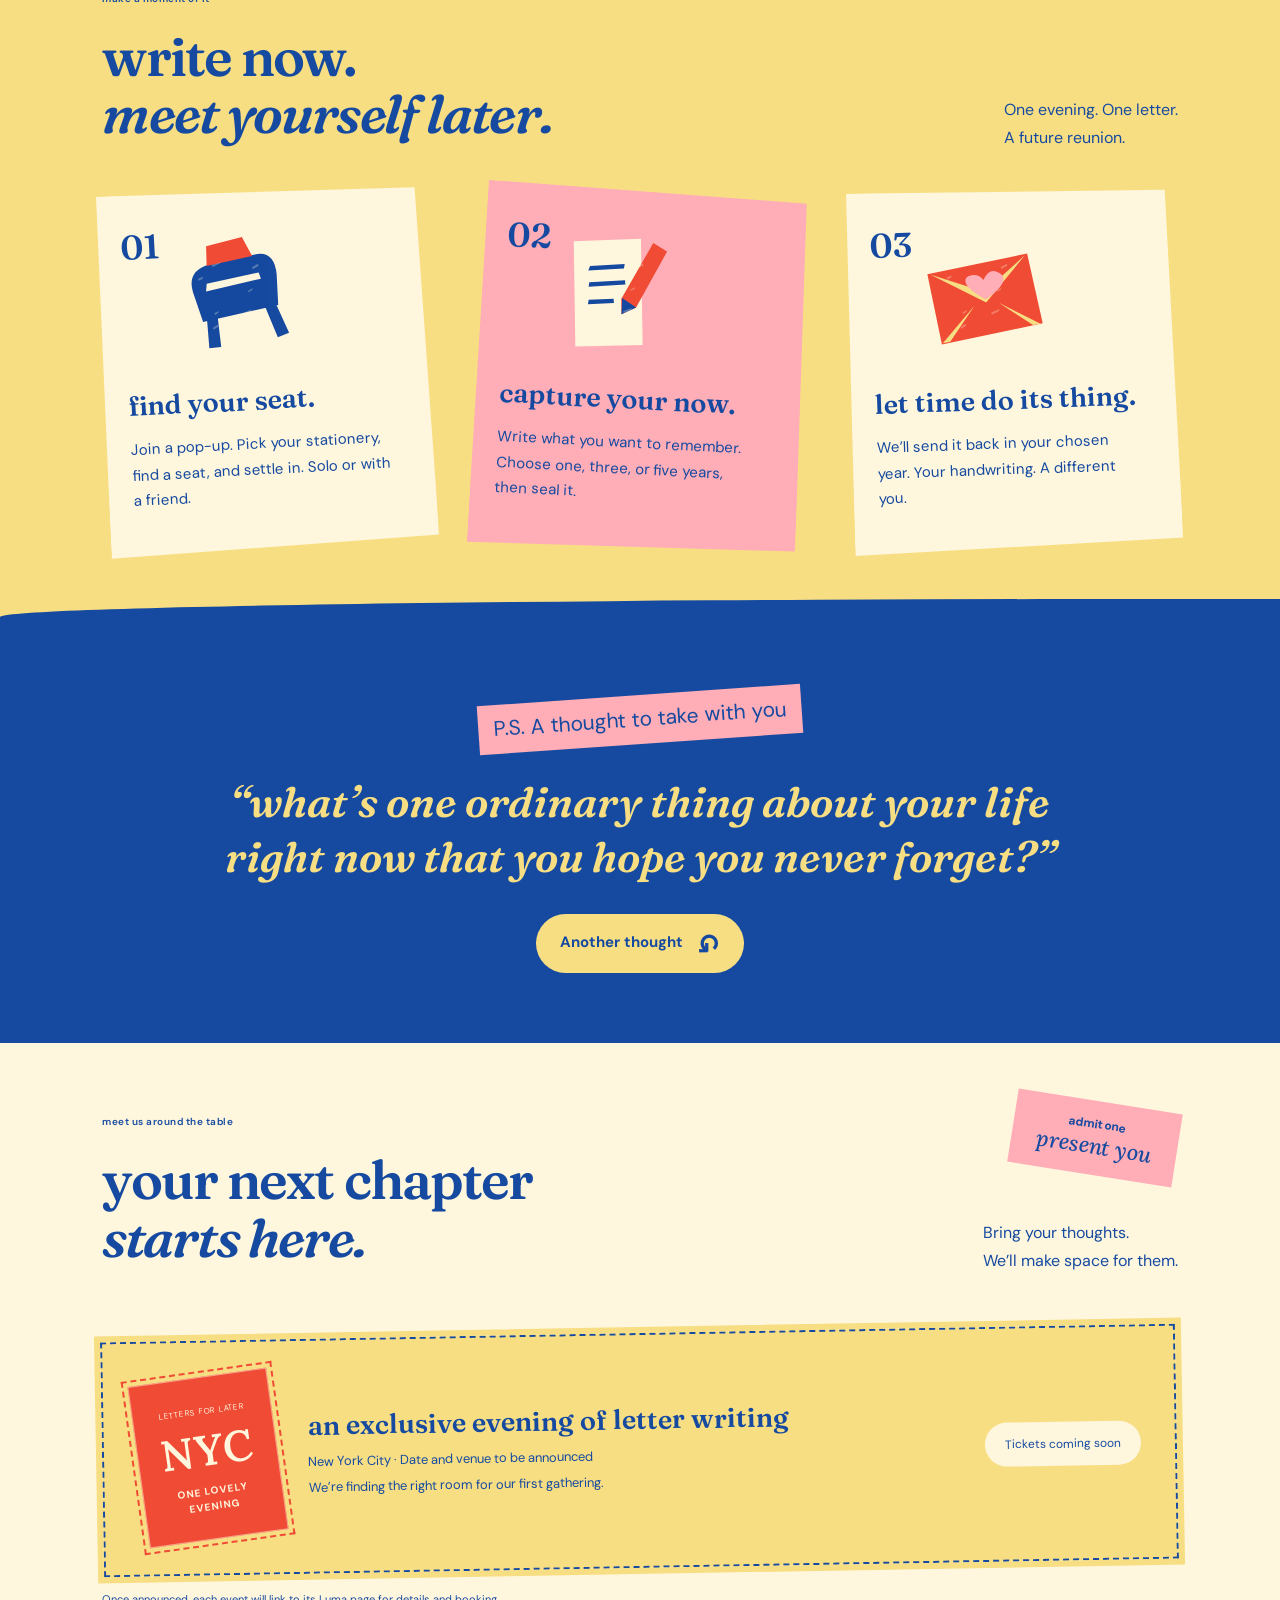
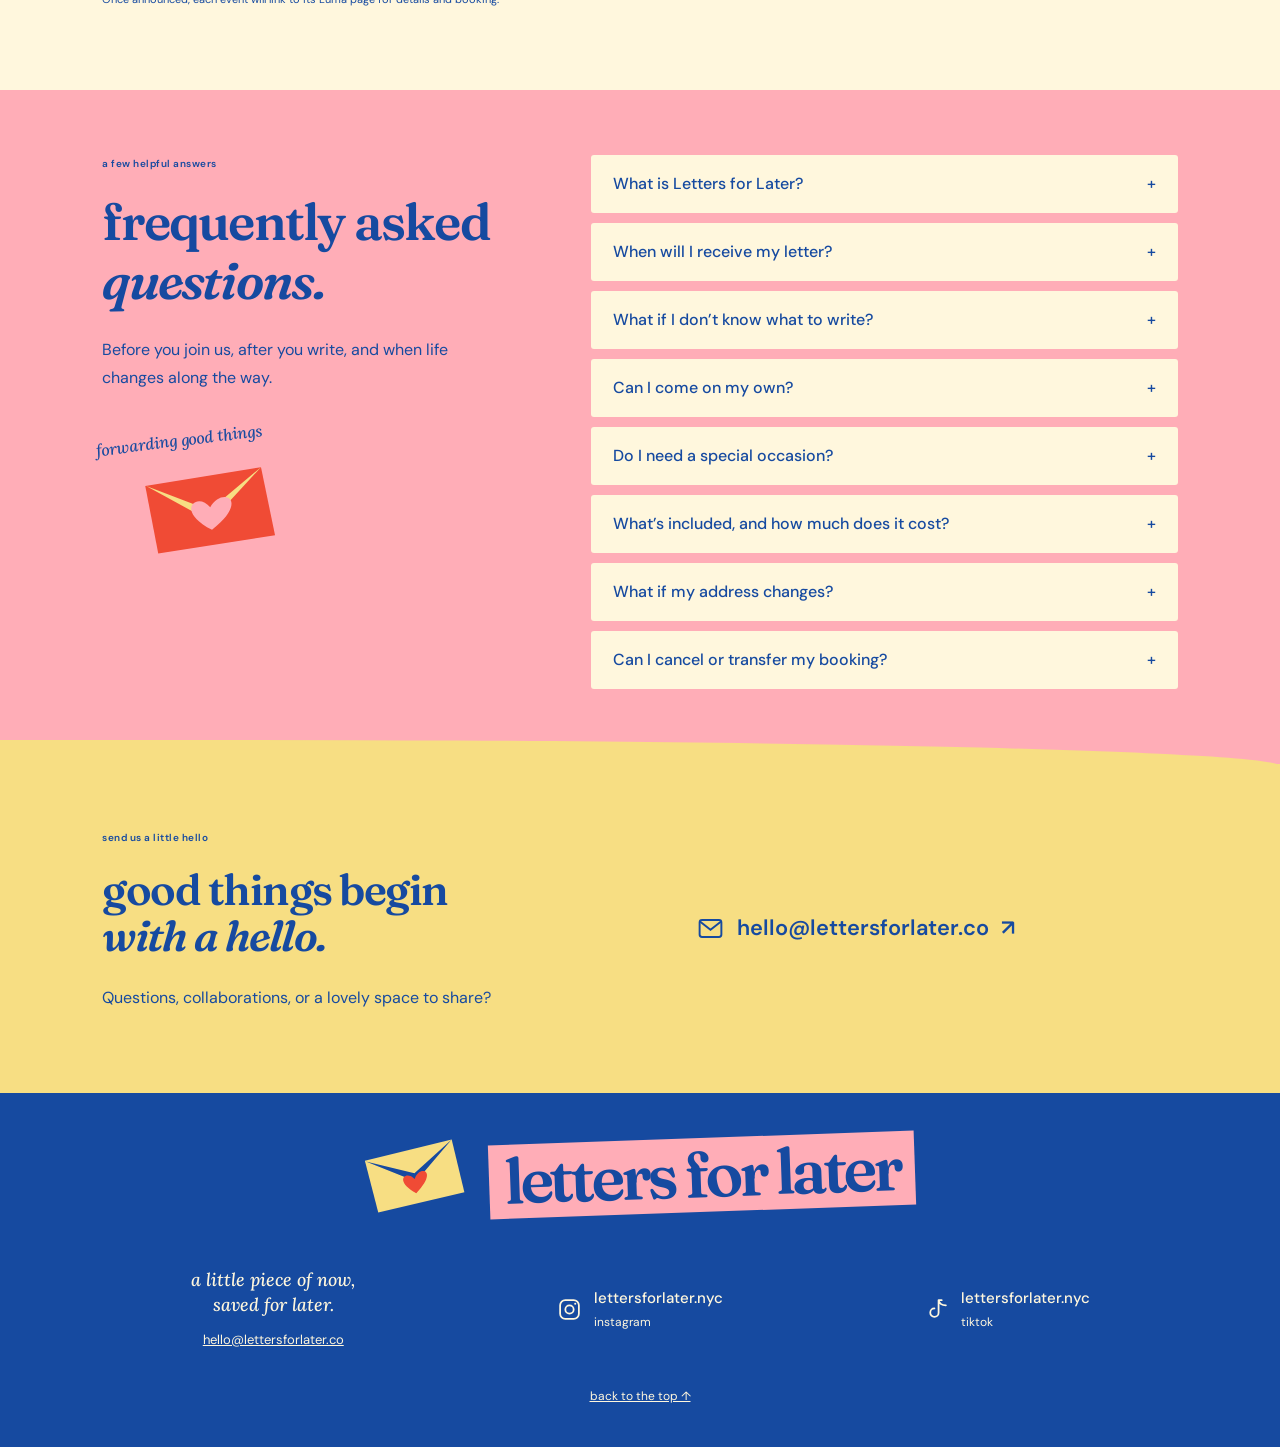
<file: collage.html>
<!doctype html><html lang="en"><head><meta charset="utf-8"><meta name="viewport" content="width=device-width,initial-scale=1"><title>Letters for Later — Postcards & Paper</title><link rel="icon" href="favicon.ico" sizes="32x32"><link rel="icon" type="image/png" sizes="16x16" href="assets/favicon-16.png"><link rel="icon" type="image/png" sizes="32x32" href="assets/favicon-32.png"><link rel="apple-touch-icon" sizes="180x180" href="assets/favicon-180.png"><meta name="theme-color" content="#164aa0"><meta name="description" content="Write a physical letter to your future self. An intentional letter-writing experience in NYC, with delivery one, three, or five years later."><link rel="stylesheet" href="styles.css"><link rel="stylesheet" href="dear-future.css"><link rel="stylesheet" href="fonts.css"><link rel="stylesheet" href="postal.css"><link rel="stylesheet" href="lora.css"><link rel="stylesheet" href="refined.css"><link rel="stylesheet" href="collage.css"><link rel="stylesheet" href="soft-font.css"><link rel="stylesheet" href="polish.css"></head><body class="club collage"><div class="switch" aria-label="Website design options"><span>EXPLORE THE DIRECTIONS</span><a href="club.html" >01 / Dear Future Me</a><a href="play.html" >02 / A Little Time Capsule</a><a href="archive.html" >03 / The Letter Archive</a><a href="collage.html" aria-current="page">04 / Postcards &amp; Paper</a></div><header><a class="logo" href="#home" aria-label="Letters for Later home">letters<br><em>for later</em></a><nav aria-label="Main navigation"><a class="about-link" href="#about">Our story</a><a href="#how">How it works</a><a href="#faq">FAQs</a><a class="nav-cta" href="#events">Explore events</a></nav></header><main><svg width="0" height="0" aria-hidden="true" style="position:absolute"><defs><filter id="printed-ink" x="-5%" y="-5%" width="110%" height="110%"><feTurbulence type="fractalNoise" baseFrequency=".65" numOctaves="2" seed="7" result="noise"/><feColorMatrix in="noise" type="matrix" values="0 0 0 0 0 0 0 0 0 0 0 0 0 0 0 0 0 0 9 -3.7" result="grain"/><feComposite in="SourceGraphic" in2="grain" operator="in"/></filter></defs></svg><section class="hero" id="home"><div class="hero-copy"><div class="eyebrow pop-up-note"><span>an exclusive NYC pop-up · coming soon</span><svg class="hero-postmark" viewBox="0 0 450 110" aria-hidden="true"><g fill="none" stroke="currentColor" stroke-linecap="round"><path stroke-width="2" opacity=".55" d="M330 18c-24-15-57 0-58 30s26 52 53 44M329 23c-18-12-45 0-47 25s20 44 42 37"/><path stroke-width="2.5" opacity=".65" d="M312 33c21-14 41 15 62 0s41 15 64 0M312 44c21-14 41 15 62 0s41 15 64 0M312 55c21-14 41 15 62 0s41 15 64 0"/><path stroke-width="1.8" opacity=".55" d="M10 82q80-5 150 0t120 0"/></g></svg></div><h1>a message from past you,<br>to <em>future you.</em></h1><p class="intro">Join our exclusive letter-writing pop-up. Slow down, put pen to paper, and send a little piece of today to your future self.</p><a class="button" href="#events">Book your spot</a></div><div class="postage-art"><img src="assets/paper-collage.png" alt="Mixed-media collage of a handwritten letter emerging from an illustrated envelope, a hand holding a fountain pen, and torn paper" width="1536" height="1024"></div></section><div class="ribbon">one letter &nbsp; · &nbsp; one moment &nbsp; · &nbsp; a future reunion</div><section class="section story" id="about"><div><div class="eyebrow">A letter from you, to you</div><h2>your ordinary days.<br><em>extraordinary<br>to future you.</em></h2><p class="body">The people you love. The things you’re figuring out. The little details you don’t want time to erase.</p><p class="body">Come capture this chapter. We’ll send it back during the same month, one, three, or five years later.</p></div><div class="memory-card collage-note"><span class="tape" aria-hidden="true"></span><div class="eyebrow">No milestone required</div><h3>things worth<br>remembering</h3><ul><li>your current favorite song</li><li>the people who feel like home</li><li>one very big, very small hope</li></ul><span class="hand-note">yes, even the ordinary stuff.</span><img class="collage-note-stamp" src="assets/postage-love.png" width="1536" height="1024" loading="lazy" alt="Sent with love postage stamps"></div></section><section class="section steps" id="how"><div class="steps-top"><div><div class="eyebrow">Make a moment of it</div><h2>write now.<br><em>meet yourself later.</em></h2></div><p class="body">One evening. One letter.<br>A future reunion.</p></div><div class="step-grid"><article class="step"><div class="step-art"><svg viewBox="0 0 120 120" aria-hidden="true"><path fill="#164AA0" d="M22 52Q20 32 42 30L87 29Q103 30 101 51L97 79 26 81ZM30 79 40 80 38 107 27 106ZM85 79 95 77 102 106 91 108Z"/><path fill="#F04B35" d="m42 13 34-2 6 19-43 1z"/><path fill="#fff7dd" d="m36 47 49-1 1 6-52 2z"/><g fill="#fff7dd" opacity=".28"><path d="m29 41 5-1-1 2-4 1zm35 39 8-2-1 2-7 2zm-26-5 4-1v1l-4 2zm42-35 6-2v2l-6 2zm-46 48 5-2v2l-5 2z"/><path d="m44 31 9-1-2 1-7 2zm28 30 5-2-1 2-4 1z"/></g></svg><b>01</b></div><h3>find your seat.</h3><p>Join a pop-up. Pick your stationery, find a seat, and settle in. Solo or with a friend.</p></article><article class="step"><div class="step-art"><svg viewBox="0 0 120 120" aria-hidden="true"><path fill="#fff7dd" d="m24 12 62 3-7 98-62-4z"/><path fill="#164AA0" d="m37 36 32 1-1 4-33-1zm-2 15 33 1v4l-34-1zm-2 16 23 1v4l-24-1z"/><path fill="#F04B35" d="m62 83 14-5 33-49-12-9-34 49-1 14z"/><path fill="#164AA0" d="m62 83 2-15 12 10z"/><g fill="#fff7dd" opacity=".28"><path d="m29 41 5-1-1 2-4 1zm35 39 8-2-1 2-7 2zm-26-5 4-1v1l-4 2zm42-35 6-2v2l-6 2zm-46 48 5-2v2l-5 2z"/><path d="m44 31 9-1-2 1-7 2zm28 30 5-2-1 2-4 1z"/></g></svg><b>02</b></div><h3>capture your now.</h3><p>Write what you want to remember. Choose one, three, or five years, then seal it.</p></article><article class="step"><div class="step-art"><svg viewBox="0 0 120 120" aria-hidden="true"><path fill="#F04B35" d="m12 35 94-3 3 66-95 3z"/><path fill="#F7DE83" d="m15 36 46 34 43-37-43 27zm0 64 35-29-28 29zm92-2L72 72l28 26z"/><path fill="#FFADB7" d="M61 67C41 52 43 43 52 43Q59 43 62 49Q69 39 76 44C89 52 71 63 61 67"/><g fill="#fff7dd" opacity=".28"><path d="m29 41 5-1-1 2-4 1zm35 39 8-2-1 2-7 2zm-26-5 4-1v1l-4 2zm42-35 6-2v2l-6 2zm-46 48 5-2v2l-5 2z"/><path d="m44 31 9-1-2 1-7 2zm28 30 5-2-1 2-4 1z"/></g></svg><b>03</b></div><h3>let time do its thing.</h3><p>We’ll send it back in your chosen year. Your handwriting. A different you.</p></article></div></section><section class="prompt"><div class="prompt-label">P.S. A thought to take with you</div><h2 id="writing-prompt" aria-live="polite">“what’s one ordinary thing about your life right now that you hope you never forget?”</h2><button id="next-prompt" type="button">Another thought <span class="refresh-arrow" aria-hidden="true">↻</span></button></section><section class="section" id="events"><div class="events-heading"><div class="ticket-scrap" aria-hidden="true">admit one<br><em>present you</em></div><div><div class="eyebrow">Meet us around the table</div><h2>your next chapter<br><em>starts here.</em></h2></div><p class="body">Bring your thoughts.<br>We’ll make space for them.</p></div><article class="event"><div class="event-date"><span class="event-stamp-top">LETTERS FOR LATER</span><strong>NYC</strong><span>ONE LOVELY<br>EVENING</span></div><div><h3>an exclusive evening of letter writing</h3><p>New York City · Date and venue to be announced</p><p>We’re finding the right room for our first gathering.</p></div><span class="disabled">Tickets coming soon</span></article><p class="event-note">Once announced, each event will link to its Luma page for details and booking.</p></section><section class="section faq" id="faq"><div><div class="eyebrow">a few helpful answers</div><h2>frequently asked<br><em>questions.</em></h2><p class="body">Before you join us, after you write, and when life changes along the way.</p><div class="faq-mail" aria-hidden="true"><span>forwarding good things</span><svg viewBox="0 0 160 100"><path fill="#F04B35" d="m15 23 125-5 6 74-126 4z"/><path fill="#F7DE83" d="m16 23 64 46 60-51-60 39z"/><path fill="#FFADB7" d="M80 78C42 52 70 35 81 54C96 33 125 51 80 78"/></svg></div></div><div><details><summary>What is Letters for Later?</summary><p>An in-person letter-writing experience with a future surprise. You write a physical letter to your future self, seal it, and leave the future delivery to us.</p></details><details><summary>When will I receive my letter?</summary><p>Choose one, three, or five years. We’ll send your letter during the same month you wrote it, in the year you choose. Delivery is not tied to an exact day.</p></details><details><summary>What if I don’t know what to write?</summary><p>Start with the ordinary things: your favorite song, the people you spend time with, what you’re looking forward to. You don’t need to be a writer, and your letter doesn’t need to be profound.</p></details><details><summary>Can I come on my own?</summary><p>Absolutely. Come solo, bring a friend, or make it a date. This is time to spend with your own thoughts, in the company of others doing the same.</p></details><details><summary>Do I need a special occasion?</summary><p>No milestone required. A new job, birthday, move, or relationship can inspire a letter—but an ordinary season of life is just as worth remembering.</p></details><details><summary>What’s included, and how much does it cost?</summary><p>The confirmed event listing on Luma will outline the writing materials, future-delivery options, price, and any food or drinks included. Check those details before booking.</p></details><details><summary>What if my address changes?</summary><p>We’re finalizing the address-update process before bookings open. Clear instructions will be provided so you know how to keep your delivery details current.</p></details><details><summary>Can I cancel or transfer my booking?</summary><p>Please check the cancellation and transfer terms on the specific Luma event before booking. Those details will be available when tickets go live.</p></details></div></section><section class="section contact" id="contact"><div><div class="eyebrow">send us a little hello</div><h2>good things begin<br><em>with a hello.</em></h2><p class="body">Questions, collaborations, or a lovely space to share?</p></div><a class="contact-email" href="mailto:hello@lettersforlater.co"><svg viewBox="0 0 24 24" aria-hidden="true"><rect x="3" y="5" width="18" height="14" rx="2"/><path d="m3 6 9 7 9-7"/></svg><span>hello@lettersforlater.co</span><span aria-hidden="true">↗</span></a></section><div class="closing"><svg class="footer-envelope" viewBox="0 0 120 85" aria-hidden="true"><path fill="#F7DE83" d="m5 15 107-7 4 65-106 6z"/><path fill="#164AA0" d="m6 16 55 34 51-42-51 32z"/><path fill="#F04B35" d="M59 64C34 44 52 34 60 47C68 31 91 41 59 64"/></svg><span>letters for later</span></div></main><footer><div><p class="footer-tagline">a little piece of now,<br>saved for later.</p><a href="mailto:hello@lettersforlater.co">hello@lettersforlater.co</a></div><a class="social-link" href="https://www.instagram.com/lettersforlater.nyc/" target="_blank" rel="noopener noreferrer" aria-label="Instagram: lettersforlater.nyc"><svg viewBox="0 0 24 24" aria-hidden="true"><rect x="3" y="3" width="18" height="18" rx="5"/><circle cx="12" cy="12" r="4"/><circle class="dot" cx="17.5" cy="6.5" r="1"/></svg><span>lettersforlater.nyc<small>instagram</small></span></a><a class="social-link" href="https://www.tiktok.com/@lettersforlater.nyc" target="_blank" rel="noopener noreferrer" aria-label="TikTok: lettersforlater.nyc"><svg viewBox="0 0 24 24" aria-hidden="true"><path d="M14 3v12a4 4 0 1 1-4-4M14 3c1 4 3 5 7 5M14 3h3"/></svg><span>lettersforlater.nyc<small>tiktok</small></span></a><a class="back-top" href="#home">back to the top ↑</a></footer><script>const prompts=["What’s one ordinary thing about your life right now that you hope you never forget?","Who makes this chapter of your life feel like home?","What are you hoping your future self has found the courage to do?","What song would bring you right back to this moment?","What would you like to thank your present self for?"];let current=0;document.getElementById('next-prompt').addEventListener('click',()=>{current=(current+1)%prompts.length;document.getElementById('writing-prompt').textContent='“'+prompts[current]+'”';});</script></body></html>
</file>
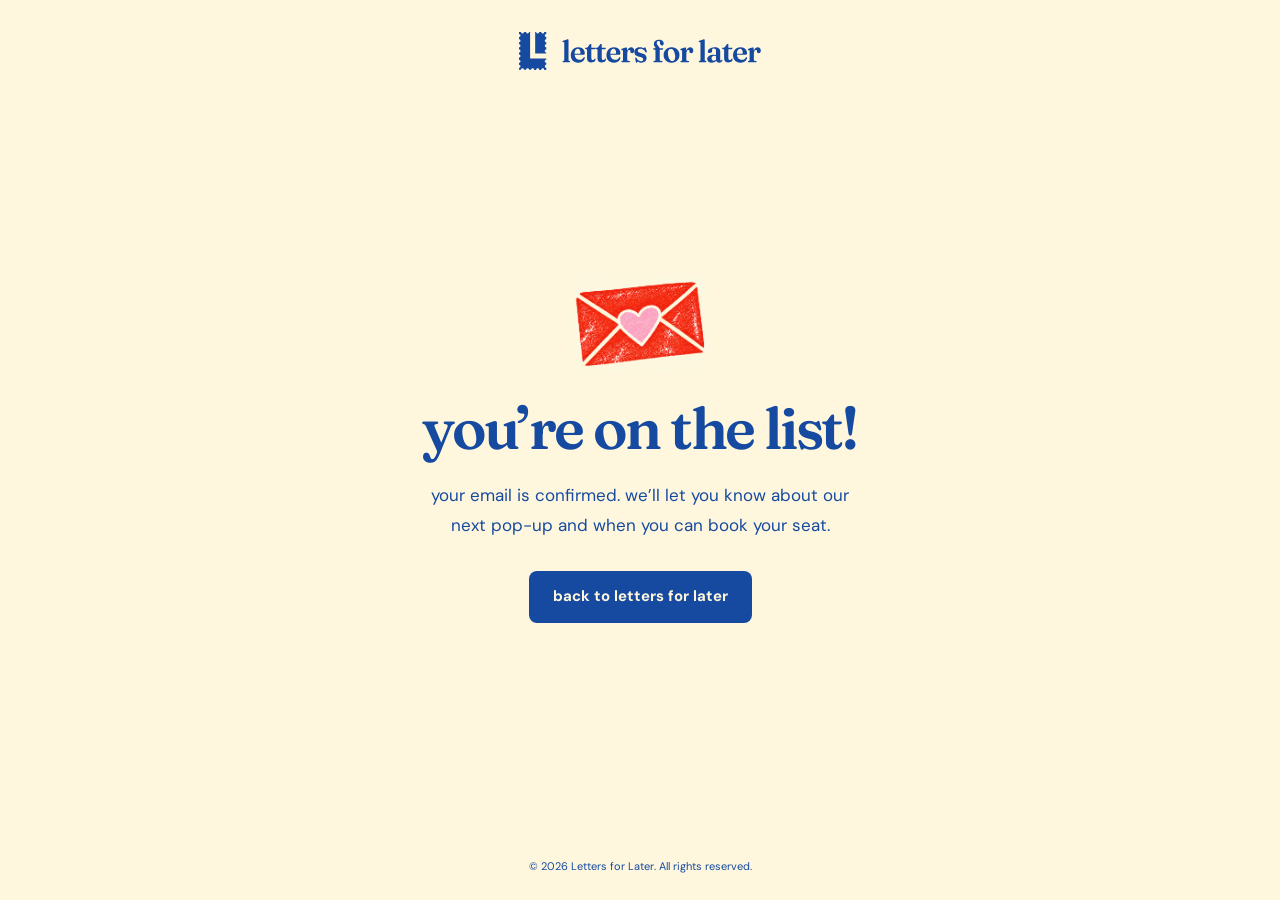
<file: confirmed.html>
<!doctype html>
<html lang="en">
<head>
  <meta charset="utf-8">
  <meta name="viewport" content="width=device-width,initial-scale=1">
  <meta name="robots" content="noindex,follow">
  <title>you’re on the list! — letters for later</title><link rel="icon" href="favicon.ico" sizes="32x32"><link rel="icon" type="image/png" sizes="16x16" href="assets/favicon-16.png"><link rel="icon" type="image/png" sizes="32x32" href="assets/favicon-32.png"><link rel="apple-touch-icon" sizes="180x180" href="assets/favicon-180.png">
  <meta name="description" content="Your email is confirmed. Hear about the next Letters for Later pop-up and when you can book your seat.">
  <meta name="theme-color" content="#fff7dd">
  <style>
    @font-face{font-family:'DM Sans';font-style:normal;font-weight:400;font-display:swap;src:url('assets/font-0.ttf') format('truetype')}
    @font-face{font-family:'DM Sans';font-style:normal;font-weight:700;font-display:swap;src:url('assets/font-3.ttf') format('truetype')}
    @font-face{font-family:'Fraunces Soft';font-style:normal;font-weight:600;font-display:swap;src:url('assets/fraunces-soft-1.ttf') format('truetype')}
    :root{color-scheme:light;--paper:#fff7dd;--ink:#164aa0}
    *{box-sizing:border-box}
    html{background:var(--paper)}
    body{margin:0;min-height:100vh;min-height:100svh;display:flex;flex-direction:column;background:var(--paper);color:var(--ink);font:400 16px/1.7 'DM Sans',sans-serif}
    a{color:inherit;-webkit-tap-highlight-color:transparent}
    a:focus-visible{outline:2px solid var(--ink);outline-offset:6px}
    .confirmation-header{padding:32px 24px 0;display:flex;justify-content:center}
    .brand{display:inline-flex;align-items:center;gap:14px;text-decoration:none;font:600 clamp(23px,4.8vw,30px)/1.1 'Fraunces Soft',Georgia,serif;letter-spacing:-.045em;white-space:nowrap}
    .brand .brand-lockup{width:8.3em;max-width:100%;height:1.25em;object-fit:contain;display:block}
    main{flex:1;display:flex;flex-direction:column;align-items:center;justify-content:center;width:100%;max-width:640px;margin:auto;padding:36px 24px 48px;text-align:center}
    .envelope{display:block;width:min(140px,35vw);height:auto;aspect-ratio:610/420;margin:0 0 24px;overflow:hidden}
    h1{font:600 clamp(38px,7.5vw,58px)/1.12 'Fraunces Soft',Georgia,serif;font-variation-settings:'WONK' 0;letter-spacing:-.045em;margin:0 0 20px;text-wrap:balance}
    .confirmation-copy{max-width:420px;margin:0;font-size:17px;line-height:1.75;text-wrap:pretty}
    .button{display:inline-flex;align-items:center;justify-content:center;min-height:52px;margin-top:30px;padding:14px 24px;border:0;border-radius:8px;background:var(--ink);color:var(--paper);text-decoration:none;font:700 15px/1.4 'DM Sans',sans-serif;transition:transform .18s ease,background-color .18s ease}
    .button:hover{background:#103d87}
    footer{padding:16px 24px 24px;text-align:center;font-size:11px;line-height:1.7;color:var(--ink)}
    @media(max-width:420px){.confirmation-header{padding-top:26px}main{padding-top:32px;padding-bottom:36px}.confirmation-copy{font-size:16px}.envelope{margin-bottom:22px}.button{font-size:14px;padding-inline:20px}}
    @media(prefers-reduced-motion:reduce){.button{transition:none}.button:hover{transform:none}}
  </style>
</head>
<body>
  <header class="confirmation-header">
    <a class="brand" href="/" aria-label="letters for later home"><img class="brand-lockup" src="assets/logo-horizontal-blue.svg" width="479" height="74" alt=""></a>
  </header>
  <main>
    <svg class="envelope" viewBox="560 170 610 420" role="img" aria-labelledby="envelope-title">
      <title id="envelope-title">a red envelope sealed with a pink heart</title>
      <image href="assets/share-envelope-v2.png" x="0" y="0" width="1731" height="909"/>
    </svg>
    <h1>you’re on the list!</h1>
    <p class="confirmation-copy">your email is confirmed. we’ll let you know about our next pop-up and when you can book your seat.</p>
    <a class="button" href="/">back to letters for later</a>
  </main>
  <footer>© 2026 Letters for Later. All rights reserved.</footer>
</body>
</html>
</file>
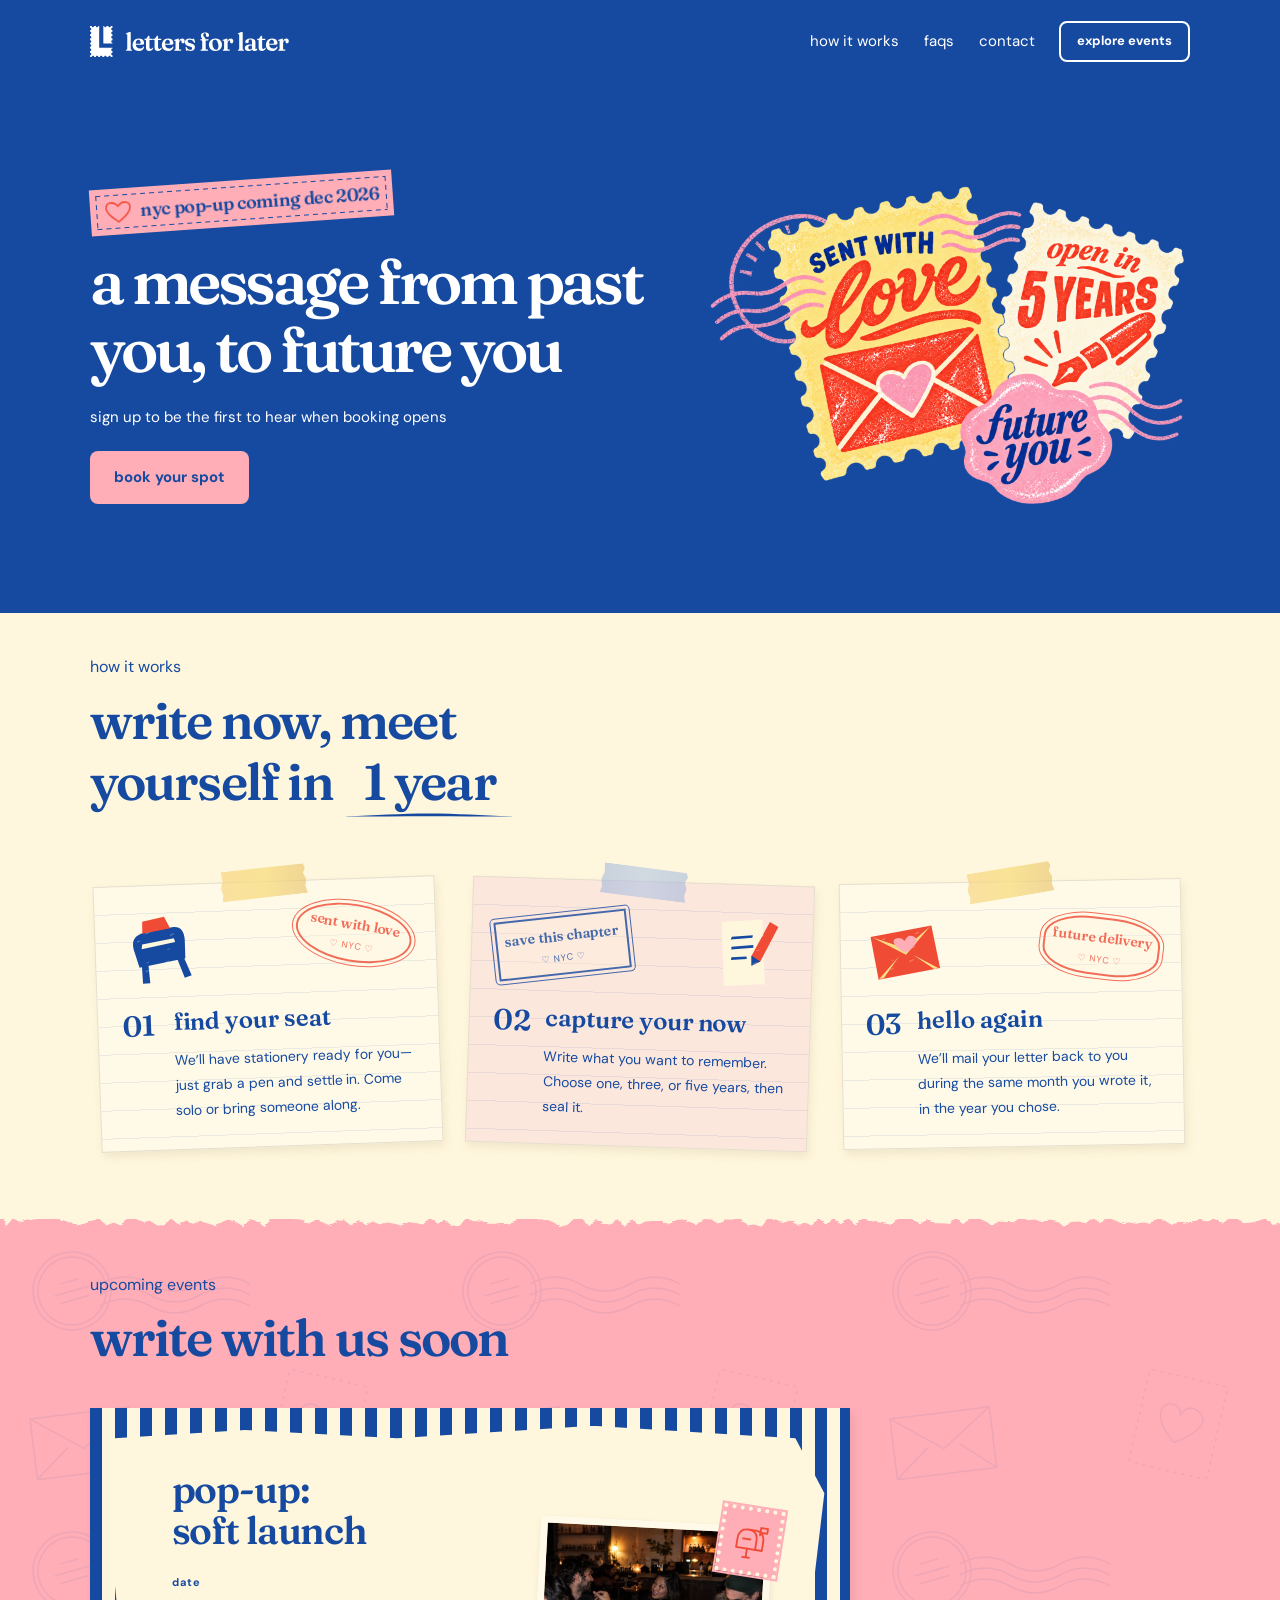
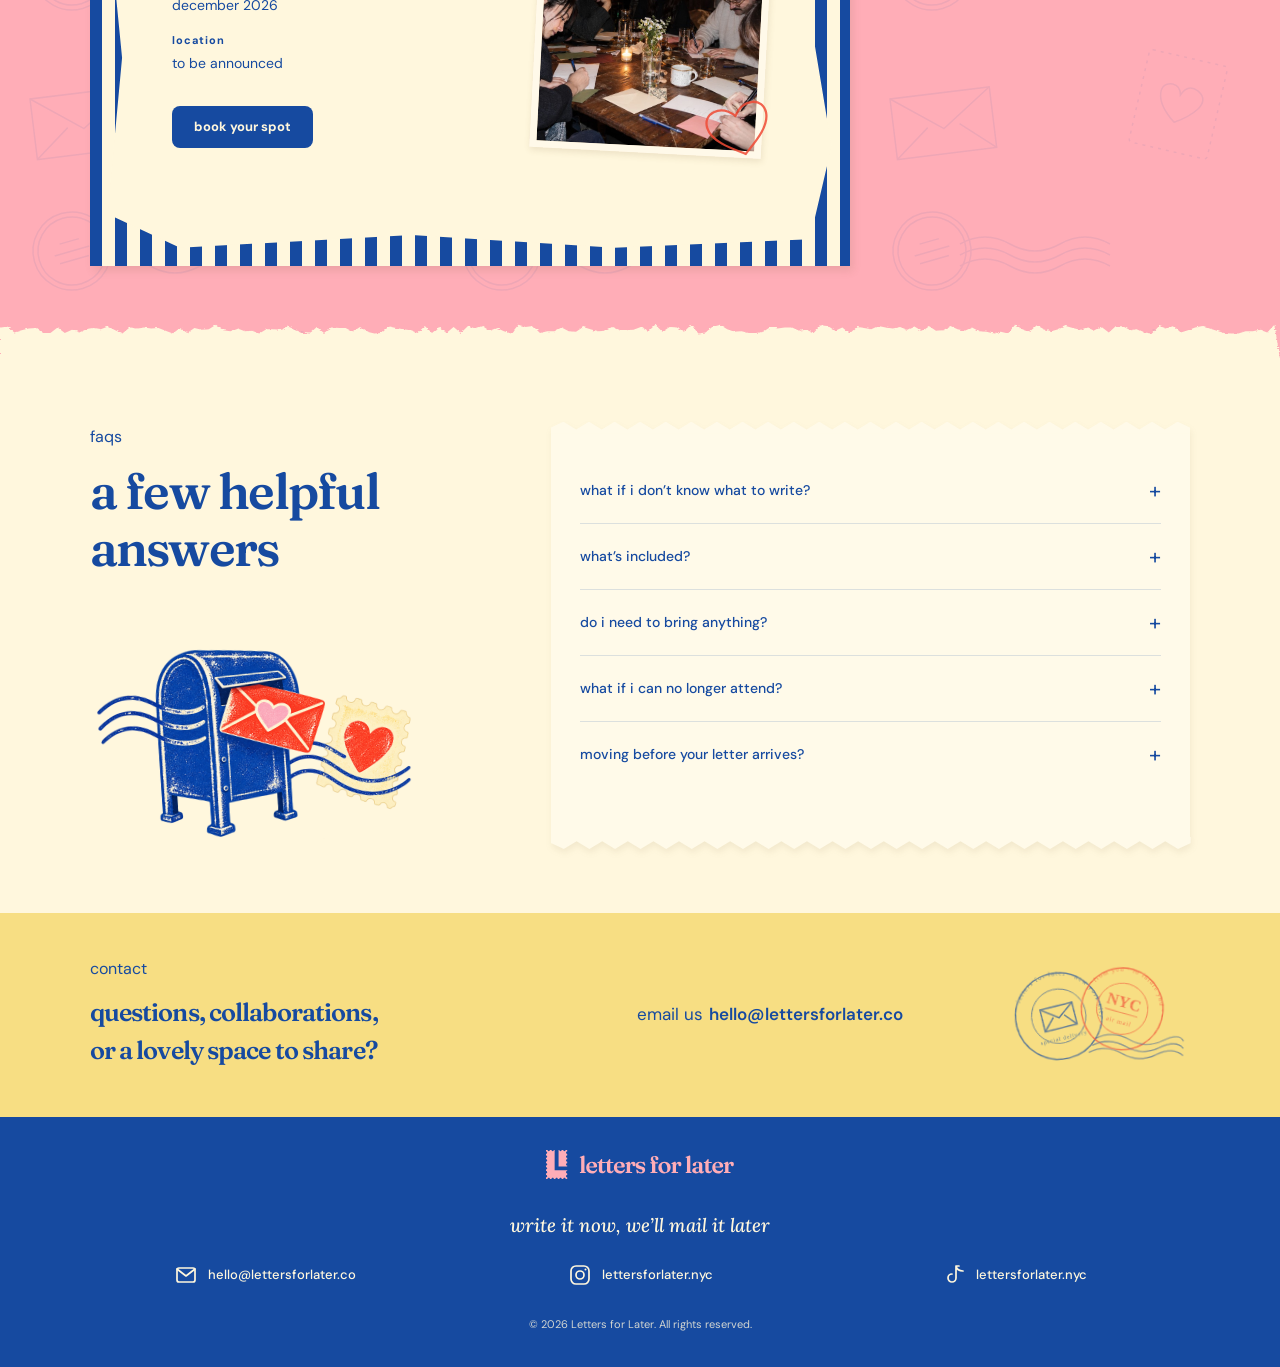
<file: letters.html>
<!doctype html>
<html lang="en"><head><meta charset="utf-8"><meta name="viewport" content="width=device-width,initial-scale=1"><title>letters for later</title><link rel="icon" href="favicon.ico" sizes="32x32"><link rel="icon" type="image/png" sizes="16x16" href="assets/favicon-16.png"><link rel="icon" type="image/png" sizes="32x32" href="assets/favicon-32.png"><link rel="apple-touch-icon" sizes="180x180" href="assets/favicon-180.png"><meta name="theme-color" content="#164aa0"><meta name="description" content="A letter-writing experience coming to NYC in December 2026. Write to your future self, seal it, and we’ll mail it back in one, three, or five years."><link rel="stylesheet" href="page-base.css"><link rel="stylesheet" href="bounded-layout.css"><link rel="stylesheet" href="navigation.css"><link rel="stylesheet" href="brand-mark.css?v=horizontal-logo"><link rel="stylesheet" href="stamp-refinements.css"><link rel="stylesheet" href="carousel-notify.css"><link rel="stylesheet" href="footer-heading-fixes.css"><link rel="stylesheet" href="type-spacing.css"><meta property="og:type" content="website"><meta property="og:title" content="letters for later"><meta property="og:site_name" content="letters for later"><meta property="og:description" content="A message from past you, to future you. NYC letter-writing pop-ups, coming December 2026."><meta property="og:url" content="https://lettersforlater.co/letters.html"><meta property="og:image" content="https://lettersforlater.co/assets/share-event-people-v1.gif"><meta property="og:image:secure_url" content="https://lettersforlater.co/assets/share-event-people-v1.gif"><meta property="og:image:width" content="1200"><meta property="og:image:height" content="800"><meta property="og:image:type" content="image/gif"><meta property="og:image:alt" content="White Letters for Later branding over five photos of people writing and sealing letters"><meta name="twitter:card" content="summary_large_image"><meta name="twitter:title" content="letters for later"><meta name="twitter:image" content="https://lettersforlater.co/assets/share-event-people-v1.gif"><meta name="twitter:image:alt" content="White Letters for Later branding over five photos of people writing and sealing letters"><link rel="stylesheet" href="faq-share-fixes.css"><link rel="stylesheet" href="menu-focus-fixes.css"><link rel="stylesheet" href="reunion-heading.css?v=45"><link rel="stylesheet" href="postcard-photos.css"><link rel="stylesheet" href="carousel-icons.css"><meta name="twitter:image:type" content="image/gif"><link rel="image_src" href="https://lettersforlater.co/assets/share-event-people-v1.gif"><meta itemprop="image" content="https://lettersforlater.co/assets/share-event-people-v1.gif"><link rel="stylesheet" href="color-refresh.css?v=79"></head><body class="club"><header><button class="menu-toggle" id="menu-toggle" type="button" aria-label="open navigation menu" aria-controls="mobile-menu" aria-expanded="false"><svg viewBox="0 0 24 24" aria-hidden="true"><path d="M3 6h18M3 12h14M3 18h10"></path></svg></button><a class="logo" href="#home" aria-label="Letters for Later home"><img class="brand-lockup" src="assets/logo-horizontal-white.svg" width="479" height="74" alt=""></a><nav aria-label="Main navigation" class="desktop-nav"><a href="#how">how it works</a><a href="#faq">faqs</a><a href="#contact">contact</a></nav><a class="nav-cta header-cta" href="https://luma.com/rew3qjj6">explore events</a></header><main><svg width="0" height="0" aria-hidden="true" style="position:absolute"><defs><filter id="printed-ink" x="-5%" y="-5%" width="110%" height="110%"><feTurbulence type="fractalNoise" baseFrequency=".65" numOctaves="2" seed="7" result="noise"></feTurbulence><feColorMatrix in="noise" type="matrix" values="0 0 0 0 0 0 0 0 0 0 0 0 0 0 0 0 0 0 9 -3.7" result="grain"></feColorMatrix><feComposite in="SourceGraphic" in2="grain" operator="in"></feComposite></filter></defs></svg><section class="hero" id="home"><div class="hero-copy"><div class="pop-up-stamp"><svg class="stamp-heart" viewBox="0 0 100 100" aria-hidden="true"><path d="M50 84C40 76 11 59 10 38C9 18 34 12 50 32C66 12 91 18 90 38C89 59 60 76 50 84Z" fill="none" stroke="currentColor" stroke-width="5" stroke-linejoin="round"></path></svg><span class="stamp-title">nyc pop-up coming dec 2026</span></div><h1>a message from past you, to <em>future you</em></h1><p class="intro">sign up to be the first to hear when booking opens</p><a class="button" href="https://luma.com/rew3qjj6">book your spot</a></div><div class="postage-art"><img src="assets/postage-love-variant-06.png" alt="Illustrated postage stamps reading Sent with love, Open in 5 years, and Future you" width="1536" height="1024"></div></section><section class="section steps" id="how"><div class="steps-top"><div><div class="eyebrow">how it works</div><h2 class="reunion-heading"><span class="reunion-accessible">write now, meet yourself in one, three, or five years</span><span aria-hidden="true">write now, <br class="reunion-mobile-break">meet<br class="reunion-desktop-break"> yourself <span class="reunion-end">in <span class="year-emphasis"><span class="year-roller"><span class="year-roller-track"><span>1 year</span><span>3 years</span><span>5 years</span><span>1 year</span></span></span><svg class="year-underline" viewBox="0 0 240 16" preserveAspectRatio="none" aria-hidden="true" focusable="false"><path d="M1 11C42 9.8 79 6.25 120 6.25C161 6.25 198 9.8 239 11C240 11 240 11.3 239 11.3C198 11.2 161 10.75 120 10.75C79 10.75 42 11.2 1 11.3C0 11.3 0 11 1 11Z"></path></svg></span><span class="reunion-reduced">1, 3, or 5 years</span></span></span></h2></div></div><div class="step-grid"><article class="step paper-step paper-step-1"><span class="paper-tape" aria-hidden="true"></span><div class="step-art"><svg viewBox="0 0 120 120" aria-hidden="true"><path fill="#164AA0" d="M22 52Q20 32 42 30L87 29Q103 30 101 51L97 79 26 81ZM30 79 40 80 38 107 27 106ZM85 79 95 77 102 106 91 108Z"></path><path fill="#F04B35" d="m42 13 34-2 6 19-43 1z"></path><path fill="#fff7dd" d="m36 47 49-1 1 6-52 2z"></path><g fill="#fff7dd" opacity=".28"><path d="m29 41 5-1-1 2-4 1zm35 39 8-2-1 2-7 2zm-26-5 4-1v1l-4 2zm42-35 6-2v2l-6 2zm-46 48 5-2v2l-5 2z"></path><path d="m44 31 9-1-2 1-7 2zm28 30 5-2-1 2-4 1z"></path></g></svg></div><div class="step-copy"><b class="step-number">01</b><h3>find your seat</h3><p>We’ll have stationery ready for you—just grab a pen and settle in. Come solo or bring someone along.</p></div><div class="postal-mark postal-mark-1" aria-hidden="true"><strong>sent with love</strong><span>♡  nyc  ♡</span></div></article><article class="step paper-step paper-step-2"><span class="paper-tape" aria-hidden="true"></span><div class="step-top"><div class="postal-mark postal-mark-2" aria-hidden="true"><strong>save this chapter</strong><span>♡  nyc  ♡</span></div><div class="step-art"><svg viewBox="0 0 120 120" aria-hidden="true"><path fill="#fff7dd" d="m24 12 62 3-7 98-62-4z"></path><path fill="#164AA0" d="m37 36 32 1-1 4-33-1zm-2 15 33 1v4l-34-1zm-2 16 23 1v4l-24-1z"></path><path fill="#F04B35" d="m62 83 14-5 33-49-12-9-34 49-1 14z"></path><path fill="#164AA0" d="m62 83 2-15 12 10z"></path><g fill="#fff7dd" opacity=".28"><path d="m29 41 5-1-1 2-4 1zm35 39 8-2-1 2-7 2zm-26-5 4-1v1l-4 2zm42-35 6-2v2l-6 2zm-46 48 5-2v2l-5 2z"></path><path d="m44 31 9-1-2 1-7 2zm28 30 5-2-1 2-4 1z"></path></g></svg></div></div><div class="step-copy"><b class="step-number">02</b><h3>capture your now</h3><p>Write what you want to remember. Choose one, three, or five years, then seal it.</p></div></article><article class="step paper-step paper-step-3"><span class="paper-tape" aria-hidden="true"></span><div class="step-art"><svg viewBox="0 0 120 120" aria-hidden="true"><path fill="#F04B35" d="m12 35 94-3 3 66-95 3z"></path><path fill="#F7DE83" d="m15 36 46 34 43-37-43 27zm0 64 35-29-28 29zm92-2L72 72l28 26z"></path><path fill="#FFADB7" d="M61 67C41 52 43 43 52 43Q59 43 62 49Q69 39 76 44C89 52 71 63 61 67"></path><g fill="#fff7dd" opacity=".28"><path d="m29 41 5-1-1 2-4 1zm35 39 8-2-1 2-7 2zm-26-5 4-1v1l-4 2zm42-35 6-2v2l-6 2zm-46 48 5-2v2l-5 2z"></path><path d="m44 31 9-1-2 1-7 2zm28 30 5-2-1 2-4 1z"></path></g></svg></div><div class="step-copy"><b class="step-number">03</b><h3>hello again</h3><p>We’ll mail your letter back to you during the same month you wrote it, in the year you chose.</p></div><div class="postal-mark postal-mark-3" aria-hidden="true"><strong>future delivery</strong><span>♡  nyc  ♡</span></div></article></div></section><section class="section" id="events"><div class="events-heading"><div><div class="eyebrow">upcoming events</div><h2>write with us soon</h2></div></div><div class="postcard-carousel" data-single-event role="region" aria-label="upcoming events"><div class="postcard-track" id="postcards"><article class="event-postcard postcard-nyc" aria-label="pop-up: soft launch"><div class="postcard-inner"><div class="postcard-art"><div class="postcard-image"><img src="assets/postcard-writing-table.jpg" alt="Guests writing letters together around a café table" width="900" height="600" loading="lazy" decoding="async"></div><span class="postcard-stamp" aria-hidden="true"><svg viewBox="0 0 60 60" aria-hidden="true"><path d="M12 29c0-10 6-15 15-15h10c9 0 13 5 13 15v13H12Z"></path><path d="M27 14c8 0 13 5 13 15v13M20 28h11M28 42v13M23 55h10M44 20V9h10v7H44"></path></svg></span><svg class="postcard-heart" viewBox="0 0 100 100" aria-hidden="true"><path d="M50 84C40 76 11 59 10 38C9 18 34 12 50 32C66 12 91 18 90 38C89 59 60 76 50 84Z" fill="none" stroke="currentColor" stroke-width="3"></path></svg></div><h3>pop-up:<br><em>soft launch</em></h3><div class="postcard-details"><dl><div><dt><strong>date</strong></dt><dd class="event-date-value">december 2026</dd></div><div><dt><strong>location</strong></dt><dd>to be announced</dd></div></dl><a class="button" href="https://luma.com/rew3qjj6" target="_blank" rel="noopener noreferrer">book your spot</a></div></div></article><article class="event-postcard postcard-soon" hidden aria-label="event 2 of 2: pop-up #2: coming soon"><div class="postcard-inner"><div class="postcard-art"><div class="postcard-image"><img src="assets/postcard-handwriting.jpg" alt="Close-up of a guest writing a letter by candlelight" width="900" height="600" loading="lazy" decoding="async"></div><div class="soon-postage" aria-hidden="true"><svg viewBox="0 0 100 100"><circle cx="50" cy="50" r="43" fill="#F04B35"></circle><circle cx="50" cy="50" r="36" fill="none" stroke="#fff7dd" stroke-width="1.5"></circle><path d="M63 25a27 27 0 1 0 12 43 23 23 0 0 1-12-43Z" fill="#fff7dd"></path><path d="m74 28 2 6 6 2-6 2-2 6-2-6-6-2 6-2Z" fill="#F7DE83"></path></svg></div><svg class="soon-envelope-stamp" viewBox="0 0 120 90" aria-hidden="true"><path d="M6 13 109 7 115 75 10 82Z" fill="#fff7dd" stroke="#164AA0" stroke-width="2" stroke-dasharray="4 3"></path><path d="m23 29 70-4 3 43-71 4Z" fill="#164AA0"></path><path d="m24 29 35 23 34-27M25 71l24-23m47 20L70 48" fill="none" stroke="#fff7dd" stroke-width="2"></path><path d="M61 56c-15-9-15-20-7-20q6 0 8 6 3-8 9-6c10 5-2 14-10 20Z" fill="#FFADB7"></path></svg></div><h3>pop-up #2:<br><em>coming soon</em></h3><div class="postcard-details"><dl><div><dt><strong>date</strong></dt><dd>to be announced</dd></div><div><dt><strong>location</strong></dt><dd>to be announced</dd></div></dl></div><button class="button" type="button" id="notify-open">join waitlist</button></div></article></div><div class="carousel-controls" hidden><button type="button" id="postcard-prev" aria-label="previous event" aria-controls="postcards"><svg viewBox="0 0 24 24" aria-hidden="true"><path d="M12 6 6 12l6 6M6 12h12"></path></svg></button><span id="postcard-position" aria-live="polite">1 / 2</span><button type="button" id="postcard-next" aria-label="next event" aria-controls="postcards"><svg viewBox="0 0 24 24" aria-hidden="true"><path d="m12 6 6 6-6 6M6 12h12"></path></svg></button></div></div></section><section class="section faq" id="faq"><div><div class="eyebrow">faqs</div><h2>a few helpful answers</h2><img class="faq-postal-art" src="assets/faq-postal.png" width="1536" height="1024" loading="lazy" alt="A vintage blue mailbox with a heart-sealed envelope, a heart postage stamp and wavy postal lines"></div><div class="faq-paper"><details><summary>what if i don’t know what to write?</summary><p>Start with the ordinary things: your favorite song, the people you spend time with, what you’re looking forward to. You don’t need to be a writer, and your letter doesn’t need to be profound.</p></details><details><summary>what’s included?</summary><p>Your ticket includes space to write, one drink of your choice, stationery, a pen, an envelope, postage, and a Polaroid photo to keep or tuck into your letter.</p></details><details><summary>do i need to bring anything?</summary><p>Just yourself. We’ll provide the stationery and a pen to write with.</p></details><details><summary>what if i can no longer attend?</summary><p>Tickets are non-refundable and non-exchangeable, but you’re welcome to transfer yours to someone else.</p></details><details><summary>moving before your letter arrives?</summary><p>We’ll contact you 4 weeks before your letter is mailed and you’ll have a chance to update your mailing address.</p></details></div></section><section class="section contact" id="contact"><div><div class="eyebrow">contact</div><h2>questions, collaborations,<br>or a lovely space to share?</h2></div><div class="contact-action"><a class="contact-email" href="mailto:hello@lettersforlater.co"><span class="email-prefix">email us </span><span class="email-address">hello@lettersforlater.co</span></a><svg class="contact-postmarks" viewBox="0 0 240 150" preserveAspectRatio="xMidYMid meet" aria-hidden="true"><defs><path id="contact-ring-a" d="M25 78a51 51 0 1 1 102 0a51 51 0 1 1-102 0"></path><path id="contact-ring-b" d="M108 66a47 47 0 1 1 94 0a47 47 0 1 1-94 0"></path><filter id="contact-postmark-wear" x="-3%" y="-3%" width="106%" height="106%"><feTurbulence type="fractalNoise" baseFrequency=".06 .3" numOctaves="3" seed="19" result="grain"></feTurbulence><feColorMatrix in="grain" type="matrix" values="0 0 0 0 0 0 0 0 0 0 0 0 0 0 0 0 0 0 .5 .5" result="wear"></feColorMatrix><feComposite in="SourceGraphic" in2="wear" operator="in"></feComposite></filter></defs><g filter="url(#contact-postmark-wear)"><g transform="rotate(-16 76 78)" fill="#164AA0" opacity=".84"><circle cx="76" cy="78" r="54" fill="none" stroke="currentColor" stroke-width="1.8"></circle><circle cx="76" cy="78" r="34" fill="none" stroke="currentColor" stroke-width="1"></circle><text font-family="Georgia,serif" font-size="8" letter-spacing="1.5"><textPath href="#contact-ring-a" startOffset="9%">letters for later · new york city ·</textPath></text><path d="M55 65h41v28H55Z" fill="none" stroke="#164AA0" stroke-width="1.8"></path><path d="m55 65 21 15 20-15m-41 28 14-15m27 15L83 78" fill="none" stroke="#164AA0" stroke-width="1.8"></path><text x="76" y="108" text-anchor="middle" font-family="Georgia,serif" font-size="7" letter-spacing="1">special delivery</text></g><g transform="rotate(14 155 66)" fill="#F04B35" stroke="#F04B35" opacity=".86"><circle cx="155" cy="66" r="51" fill="none" stroke-width="1.8"></circle><circle cx="155" cy="66" r="32" fill="none" stroke-width="1"></circle><text stroke="none" font-family="Georgia,serif" font-size="8" letter-spacing="1.3"><textPath href="#contact-ring-b" startOffset="8%">from you · to future you ·</textPath></text><text x="155" y="64" text-anchor="middle" stroke="none" font-family="Georgia,serif" font-size="20" font-weight="bold">NYC</text><path d="M134 71h42" stroke-width="1"></path><text x="155" y="85" text-anchor="middle" stroke="none" font-family="Georgia,serif" font-size="8" letter-spacing="1">air mail</text></g><g fill="none" stroke="#164AA0" stroke-width="1.6" opacity=".6"><path d="M123 104q21-11 42 0t42 0t26 0M119 113q21-11 42 0t42 0t30 0M115 122q21-11 42 0t42 0t34 0"></path></g></g></svg></div></section></main><footer><div class="footer-brand"><img class="brand-lockup" src="assets/logo-horizontal-pink.svg" width="479" height="74" alt="letters for later"></div><div class="footer-info"><p class="footer-tagline">write it now, we’ll mail it later</p></div><a class="social-link footer-email" href="mailto:hello@lettersforlater.co"><svg viewBox="0 0 24 24" aria-hidden="true"><rect x="3" y="5" width="18" height="14" rx="2"></rect><path d="m3 6 9 7 9-7"></path></svg><span>hello@lettersforlater.co</span></a><a class="social-link" href="https://www.instagram.com/lettersforlater.nyc/" target="_blank" rel="noopener noreferrer" aria-label="Instagram: lettersforlater.nyc"><svg viewBox="0 0 24 24" aria-hidden="true"><rect x="3" y="3" width="18" height="18" rx="5"></rect><circle cx="12" cy="12" r="4"></circle><circle class="dot" cx="17.5" cy="6.5" r="1"></circle></svg><span>lettersforlater.nyc</span></a><a class="social-link" href="https://www.tiktok.com/@lettersforlater.nyc" target="_blank" rel="noopener noreferrer" aria-label="TikTok: lettersforlater.nyc"><svg viewBox="0 0 24 24" aria-hidden="true"><path d="M14 3v12a4 4 0 1 1-4-4M14 3c1 4 3 5 7 5M14 3h3"></path></svg><span>lettersforlater.nyc</span></a><p class="footer-copyright">© 2026 Letters for Later. All rights reserved.</p></footer><dialog id="notify-dialog" aria-labelledby="notify-title"><button class="dialog-close" type="button" aria-label="close signup"><svg viewBox="0 0 24 24" aria-hidden="true"><path d="m5 5 14 14M19 5 5 19"></path></svg></button><span class="eyebrow">notify me</span><h2 id="notify-title">stay up to date</h2><form id="notify-form" data-signup-state="coming-soon"><label for="notify-email">your email address</label><input id="notify-email" type="email" name="email" autocomplete="email" placeholder="you@example.com" required maxlength="254" aria-describedby="notify-help"><p id="notify-help">Be the first to hear about upcoming pop-ups and new event dates. Unsubscribe at any time.</p><button class="button" type="submit" disabled>submit</button><p id="notify-status" role="status" hidden="hidden"></p></form></dialog><script src="postcards.js?v=55" defer></script><dialog class="mobile-menu" id="mobile-menu" aria-labelledby="menu-label"><div class="mobile-menu-header"><span class="mobile-menu-logo" id="menu-label" tabindex="-1"><img class="brand-lockup" src="assets/logo-horizontal-blue.svg" width="479" height="74" alt="letters for later"></span><button class="menu-close" type="button" aria-label="close navigation menu"><svg viewBox="0 0 24 24" aria-hidden="true"><path d="m5 5 14 14M19 5 5 19"></path></svg></button></div><nav class="mobile-menu-links" aria-label="mobile navigation"><a href="#how">how it works</a><a href="#faq">faqs</a><a href="#contact">contact</a></nav></dialog><script src="navigation.js" defer></script></body></html>
</file>
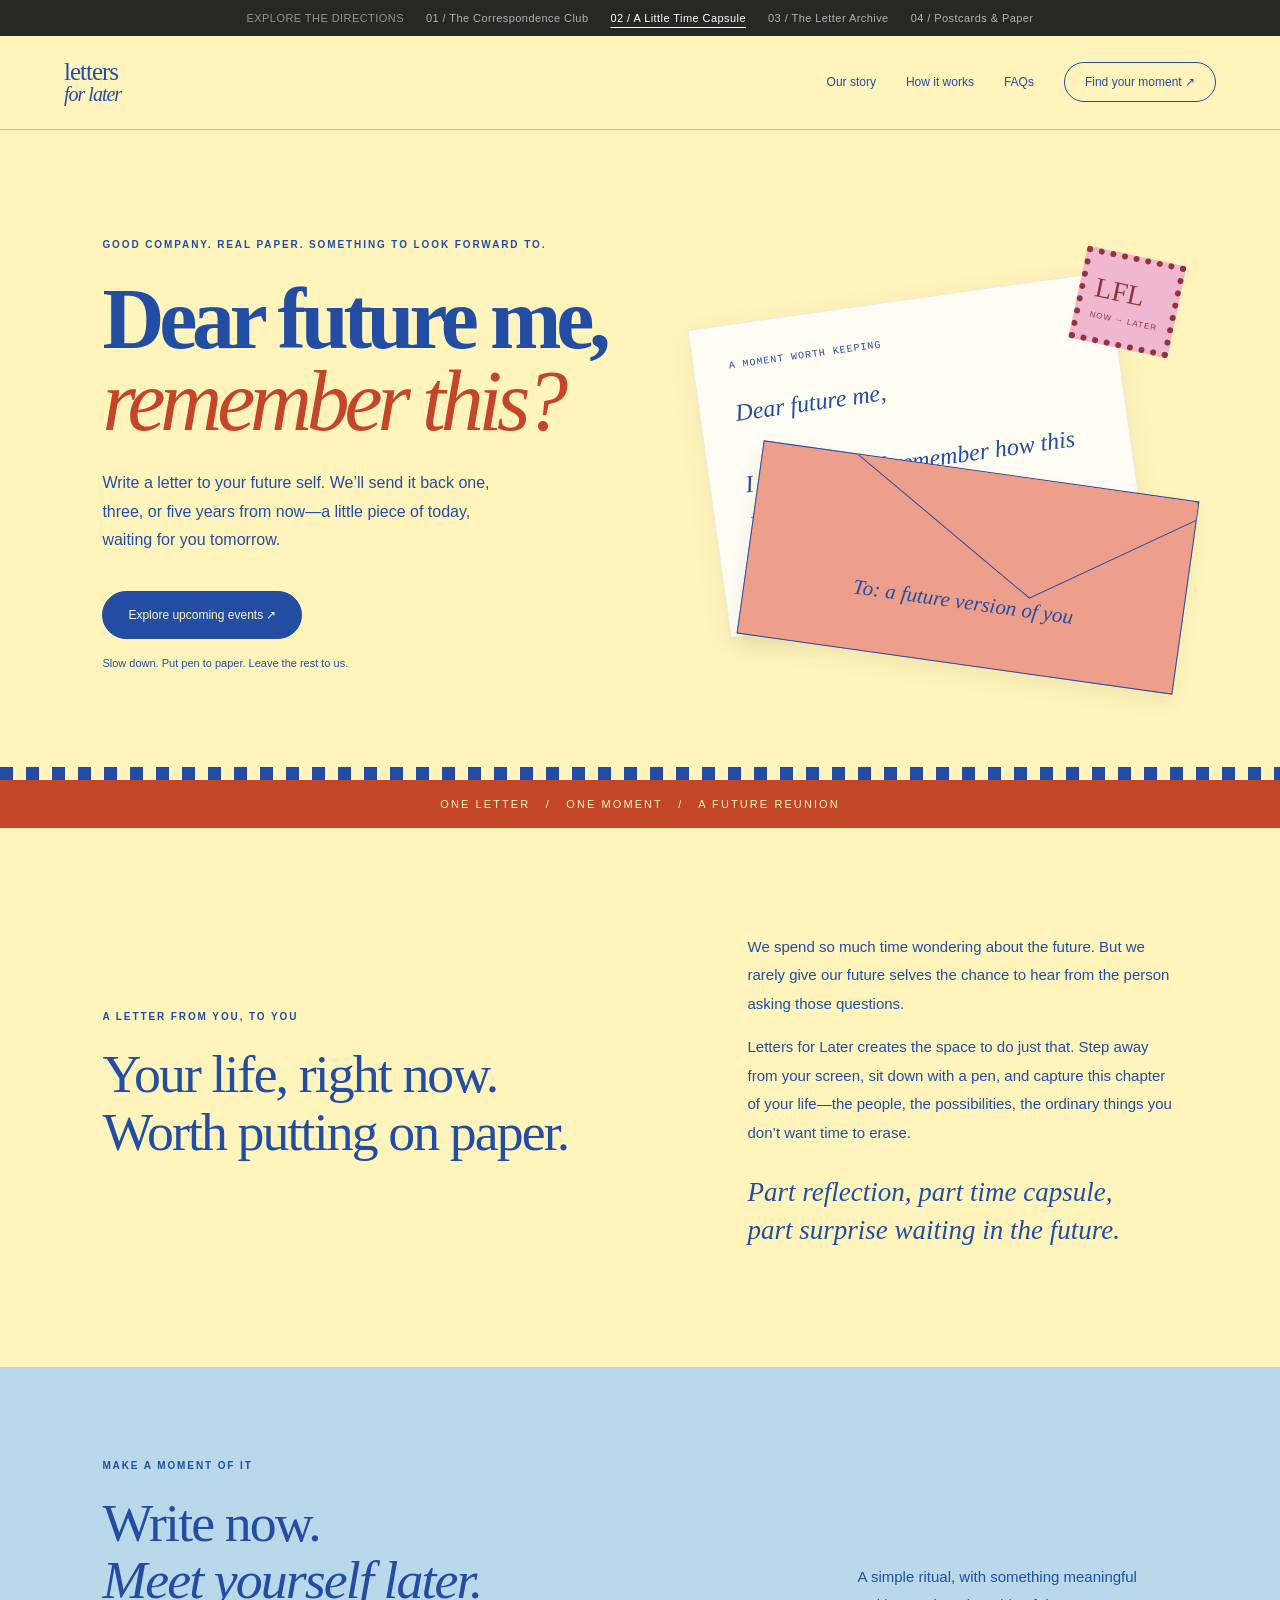
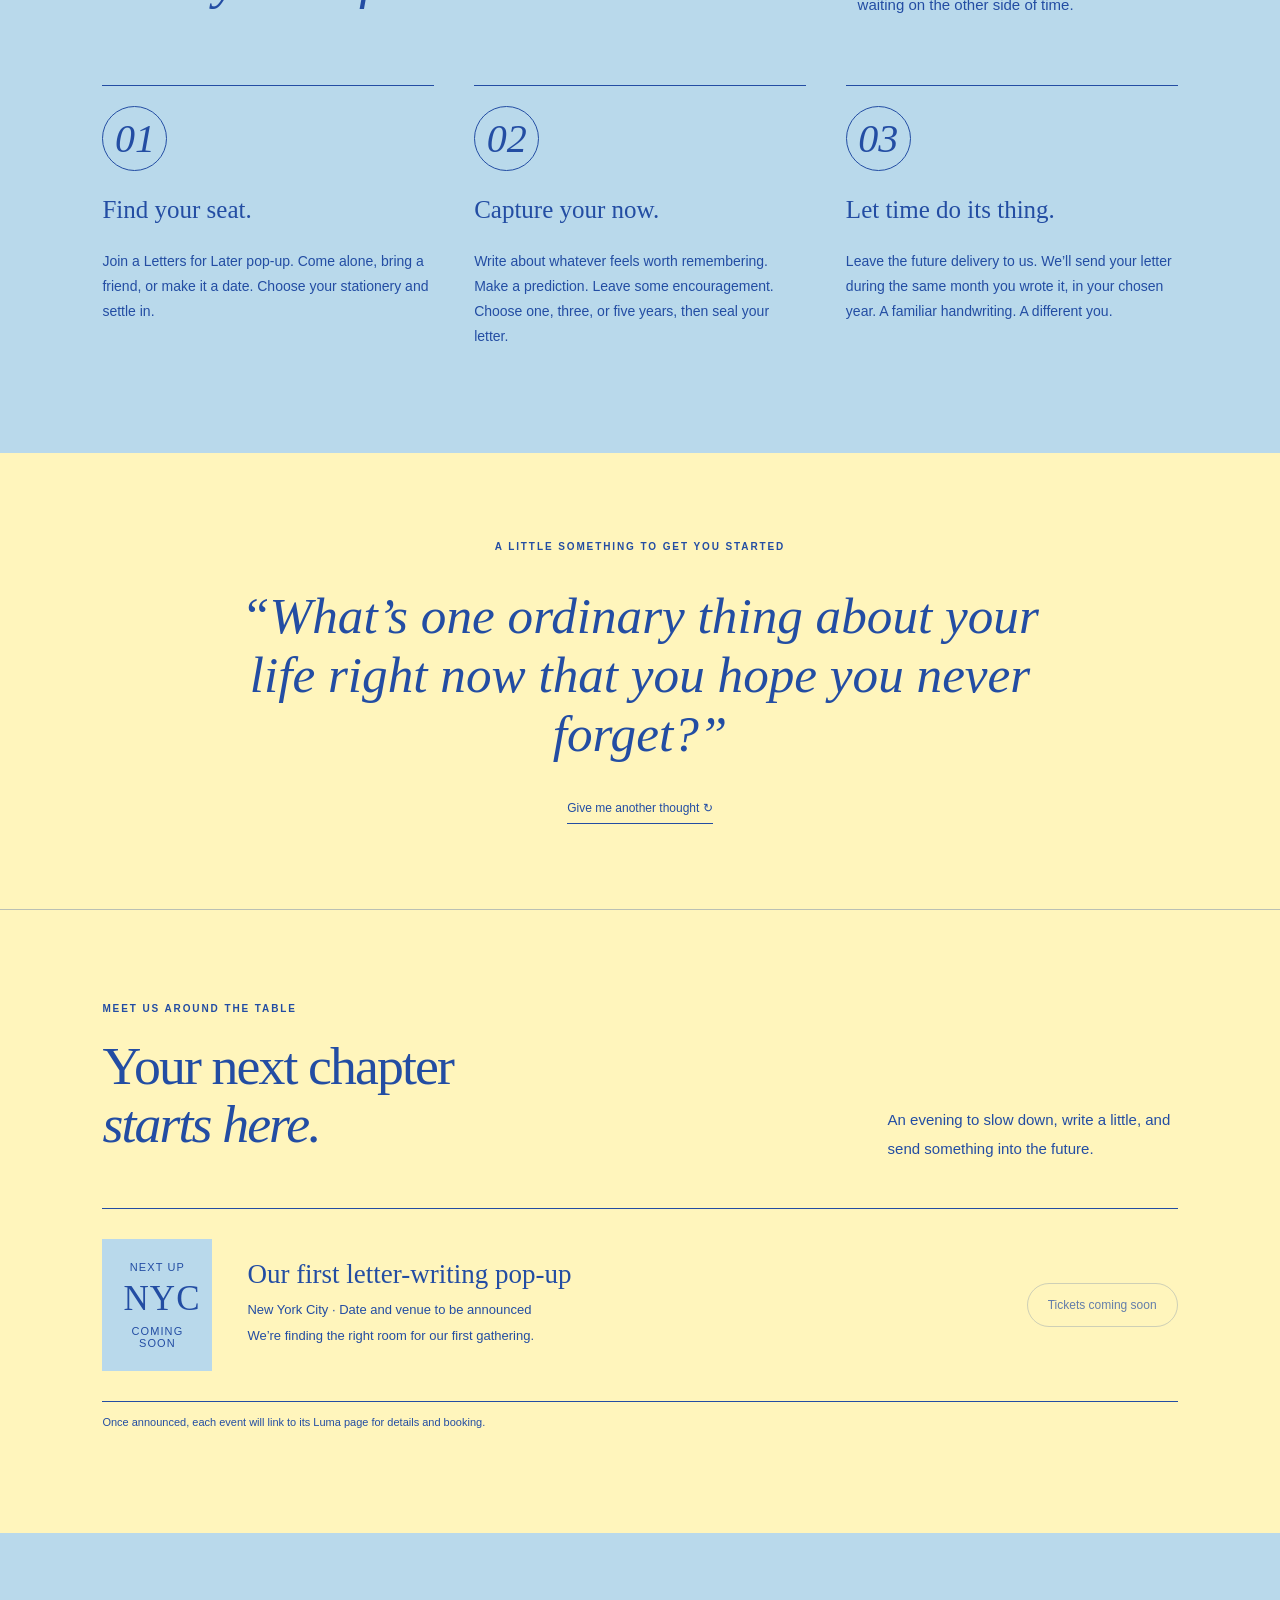
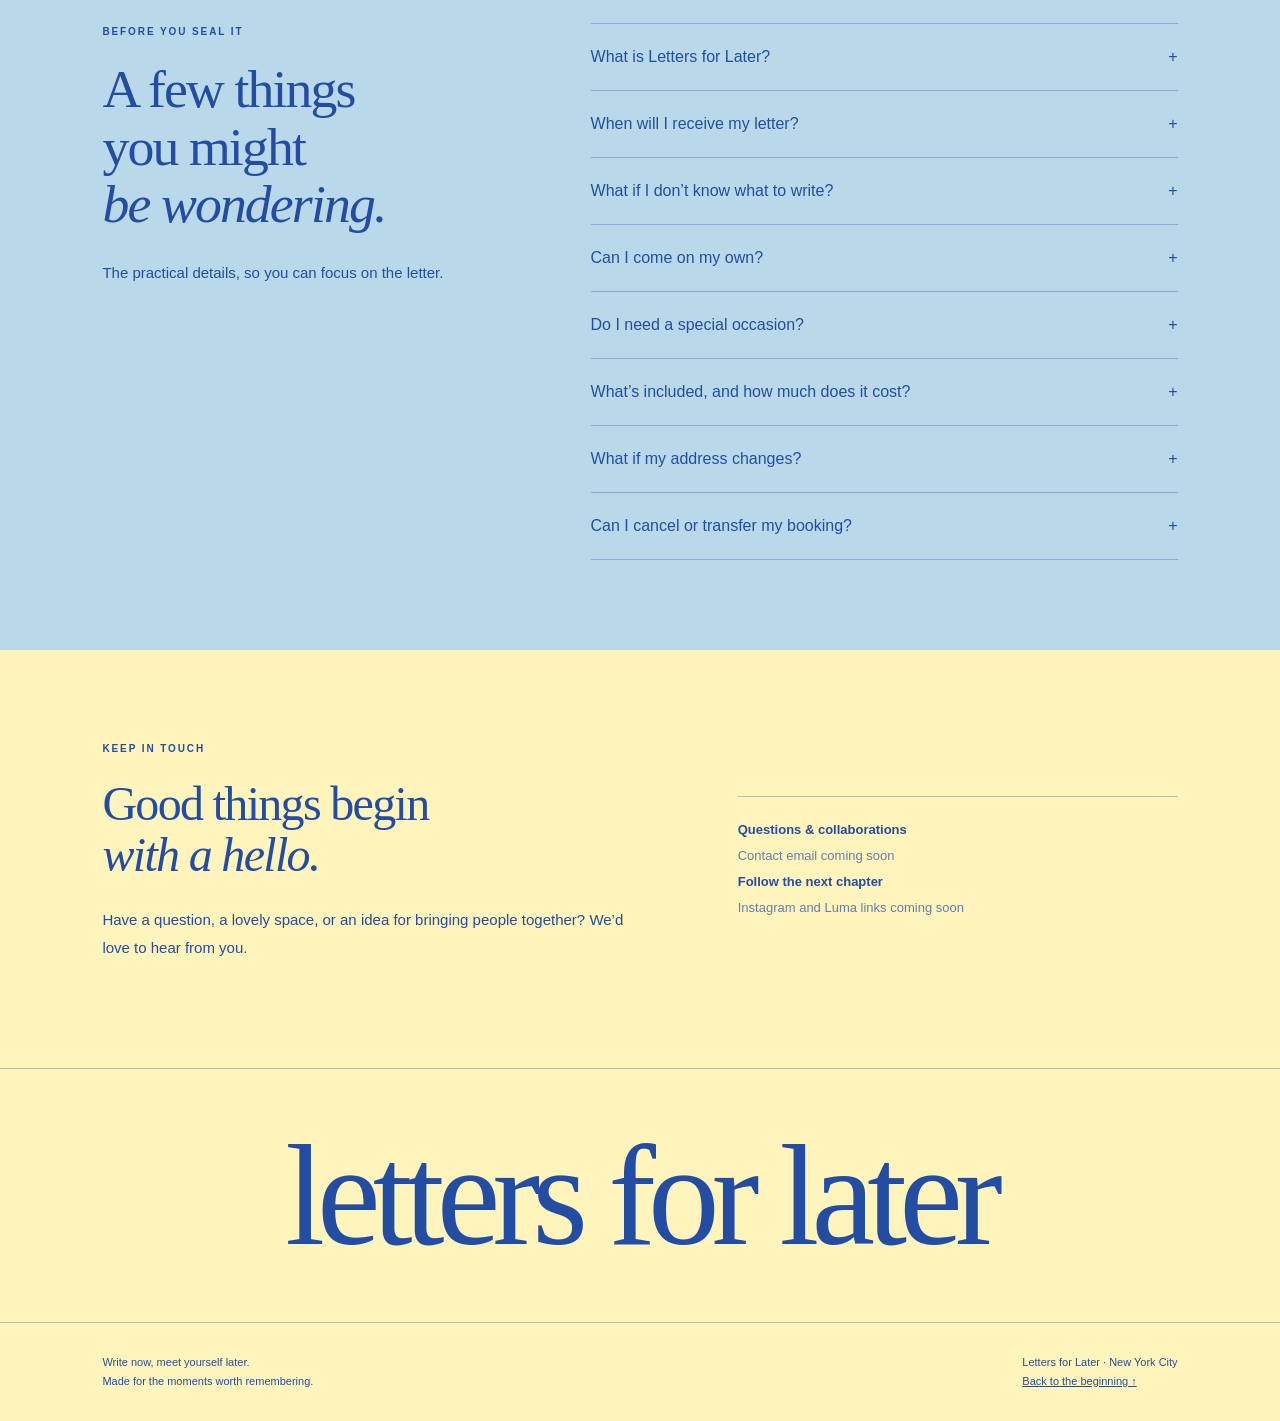
<file: play.html>
<!doctype html><html lang="en"><head><meta charset="utf-8"><meta name="viewport" content="width=device-width,initial-scale=1"><title>Letters for Later — A Little Time Capsule</title><link rel="icon" href="favicon.ico" sizes="32x32"><link rel="icon" type="image/png" sizes="16x16" href="assets/favicon-16.png"><link rel="icon" type="image/png" sizes="32x32" href="assets/favicon-32.png"><link rel="apple-touch-icon" sizes="180x180" href="assets/favicon-180.png"><meta name="theme-color" content="#164aa0"><meta name="description" content="Write a physical letter to your future self. An intentional letter-writing experience in NYC, with delivery one, three, or five years later."><link rel="stylesheet" href="styles.css"></head><body class="play"><div class="switch" aria-label="Website design options"><span>EXPLORE THE DIRECTIONS</span><a href="club.html" >01 / The Correspondence Club</a><a href="play.html" aria-current="page" >02 / A Little Time Capsule</a><a href="archive.html" >03 / The Letter Archive</a><a href="collage.html">04 / Postcards &amp; Paper</a></div><header><a class="logo" href="#home" aria-label="Letters for Later home">letters<br><em>for later</em></a><nav aria-label="Main navigation"><a class="about-link" href="#about">Our story</a><a href="#how">How it works</a><a href="#faq">FAQs</a><a class="nav-cta" href="#events">Find your moment ↗</a></nav></header><main><section class="hero" id="home"><div class="hero-copy"><div class="eyebrow">Good company. Real paper. Something to look forward to.</div><h1>Dear future me,<br><em>remember this?</em></h1><p class="intro">Write a letter to your future self. We’ll send it back one, three, or five years from now—a little piece of today, waiting for you tomorrow.</p><a class="button" href="#events">Explore upcoming events ↗</a><span class="subnote">Slow down. Put pen to paper. Leave the rest to us.</span></div><div class="still-life" aria-label="An illustrated letter and envelope addressed to your future self"><div class="letter"><div class="date">A MOMENT WORTH KEEPING</div><p>Dear future me,<br><br>I hope you still remember how this feels.</p><div class="date">WITH LOVE, ME.</div></div><div class="envelope"><span>To: a future version of you</span></div><div class="stamp">LFL<small>NOW → LATER</small></div></div></section><div class="ribbon">One letter &nbsp; / &nbsp; One moment &nbsp; / &nbsp; A future reunion</div><section class="section story" id="about"><div><div class="eyebrow">A letter from you, to you</div><h2>Your life, right now.<br>Worth putting on paper.</h2></div><div><p class="body">We spend so much time wondering about the future. But we rarely give our future selves the chance to hear from the person asking those questions.</p><p class="body">Letters for Later creates the space to do just that. Step away from your screen, sit down with a pen, and capture this chapter of your life—the people, the possibilities, the ordinary things you don’t want time to erase.</p><p class="quote">Part reflection, part time capsule,<br>part surprise waiting in the future.</p></div></section><section class="section steps" id="how"><div class="steps-top"><div><div class="eyebrow">Make a moment of it</div><h2>Write now.<br><em>Meet yourself later.</em></h2></div><p class="body">A simple ritual, with something meaningful waiting on the other side of time.</p></div><div class="step-grid"><article class="step"><b>01</b><h3>Find your seat.</h3><p>Join a Letters for Later pop-up. Come alone, bring a friend, or make it a date. Choose your stationery and settle in.</p></article><article class="step"><b>02</b><h3>Capture your now.</h3><p>Write about whatever feels worth remembering. Make a prediction. Leave some encouragement. Choose one, three, or five years, then seal your letter.</p></article><article class="step"><b>03</b><h3>Let time do its thing.</h3><p>Leave the future delivery to us. We’ll send your letter during the same month you wrote it, in your chosen year. A familiar handwriting. A different you.</p></article></div></section><section class="prompt"><div class="eyebrow">A little something to get you started</div><h2 id="writing-prompt" aria-live="polite">“What’s one ordinary thing about your life right now that you hope you never forget?”</h2><button id="next-prompt" type="button">Give me another thought ↻</button></section><section class="section" id="events"><div class="events-heading"><div><div class="eyebrow">Meet us around the table</div><h2>Your next chapter<br><em>starts here.</em></h2></div><p class="body">An evening to slow down, write a little, and send something into the future.</p></div><article class="event"><div class="event-date">NEXT UP<strong>NYC</strong>COMING SOON</div><div><h3>Our first letter-writing pop-up</h3><p>New York City · Date and venue to be announced</p><p>We’re finding the right room for our first gathering.</p></div><span class="disabled">Tickets coming soon</span></article><p class="event-note">Once announced, each event will link to its Luma page for details and booking.</p></section><section class="section faq" id="faq"><div><div class="eyebrow">Before you seal it</div><h2>A few things<br>you might<br><em>be wondering.</em></h2><p class="body">The practical details, so you can focus on the letter.</p></div><div><details><summary>What is Letters for Later?</summary><p>An in-person letter-writing experience with a future surprise. You write a physical letter to your future self, seal it, and leave the future delivery to us.</p></details><details><summary>When will I receive my letter?</summary><p>Choose one, three, or five years. We’ll send your letter during the same month you wrote it, in the year you choose. Delivery is not tied to an exact day.</p></details><details><summary>What if I don’t know what to write?</summary><p>Start with the ordinary things: your favorite song, the people you spend time with, what you’re looking forward to. You don’t need to be a writer, and your letter doesn’t need to be profound.</p></details><details><summary>Can I come on my own?</summary><p>Absolutely. Come solo, bring a friend, or make it a date. This is time to spend with your own thoughts, in the company of others doing the same.</p></details><details><summary>Do I need a special occasion?</summary><p>No milestone required. A new job, birthday, move, or relationship can inspire a letter—but an ordinary season of life is just as worth remembering.</p></details><details><summary>What’s included, and how much does it cost?</summary><p>The confirmed event listing on Luma will outline the writing materials, future-delivery options, price, and any food or drinks included. Check those details before booking.</p></details><details><summary>What if my address changes?</summary><p>We’re finalizing the address-update process before bookings open. Clear instructions will be provided so you know how to keep your delivery details current.</p></details><details><summary>Can I cancel or transfer my booking?</summary><p>Please check the cancellation and transfer terms on the specific Luma event before booking. Those details will be available when tickets go live.</p></details></div></section><section class="section contact" id="contact"><div><div class="eyebrow">Keep in touch</div><h2>Good things begin<br><em>with a hello.</em></h2><p class="body">Have a question, a lovely space, or an idea for bringing people together? We’d love to hear from you.</p></div><div class="contact-links"><strong>Questions &amp; collaborations</strong><span>Contact email coming soon</span><strong>Follow the next chapter</strong><span>Instagram and Luma links coming soon</span></div></section><div class="closing" aria-hidden="true">letters for later</div></main><footer><span>Write now, meet yourself later.<br>Made for the moments worth remembering.</span><span>Letters for Later · New York City<br><a href="#home">Back to the beginning ↑</a></span></footer><script>const prompts=["What’s one ordinary thing about your life right now that you hope you never forget?","Who makes this chapter of your life feel like home?","What are you hoping your future self has found the courage to do?","What song would bring you right back to this moment?","What would you like to thank your present self for?"];let current=0;document.getElementById('next-prompt').addEventListener('click',()=>{current=(current+1)%prompts.length;document.getElementById('writing-prompt').textContent='“'+prompts[current]+'”';});</script></body></html>
</file>
<file: page-base.css>
*{box-sizing:border-box}html{scroll-behavior:smooth;scroll-padding-top:110px}body{margin:0;background:var(--paper);color:var(--ink);font-family:Georgia,serif}a{color:inherit}button,a,summary{-webkit-tap-highlight-color:transparent}a:focus-visible,button:focus-visible,summary:focus-visible{outline:3px solid var(--accent);outline-offset:5px}.switch{background:#272823;color:#fff;display:flex;justify-content:center;gap:22px;padding:12px 16px;font:11px Arial,sans-serif;letter-spacing:.04em;position:relative;z-index:4}.switch a{text-decoration:none;opacity:.65}.switch a[aria-current]{opacity:1;text-decoration:underline;text-underline-offset:5px}.switch span{opacity:.5}header{padding:25px 5%;display:flex;align-items:center;justify-content:space-between;border-bottom:1px solid var(--line)}.logo{font-size:25px;line-height:.85;letter-spacing:-1px;text-decoration:none}.logo em{font-size:20px}nav{display:flex;gap:30px;align-items:center;font:12px Arial,sans-serif}.nav-cta{border:1px solid;padding:12px 20px;border-radius:30px}nav a{text-decoration:none}.hero{min-height:650px;position:relative;display:grid;grid-template-columns:1.2fr 1fr;align-items:center;padding:70px 8%;gap:40px;overflow:hidden}.eyebrow{text-transform:uppercase;letter-spacing:.19em;font:10px Arial,sans-serif;font-weight:600;line-height:1.8}.hero h1{font-size:clamp(58px,6.7vw,105px);line-height:.96;letter-spacing:-.055em;font-weight:400;margin:25px 0}.hero h1 em{font-weight:400}.intro{font:16px/1.8 Arial,sans-serif;max-width:410px}.button{display:inline-block;background:var(--ink);color:var(--paper);border:1px solid var(--ink);padding:16px 25px;border-radius:2px;text-decoration:none;font:12px Arial,sans-serif;margin-top:20px}.subnote{font:11px/1.7 Arial,sans-serif;display:block;margin-top:15px}.still-life{position:relative;min-height:410px;display:grid;place-items:center}.letter{width:82%;background:#fffdf3;color:var(--ink);padding:35px 35px 60px;transform:rotate(-8deg);box-shadow:0 8px 28px #342a2114;position:relative;min-height:300px;border:1px solid #c4b9a748}.letter p{font-size:24px;font-style:italic;line-height:1.5}.letter .date{font:10px monospace;letter-spacing:.1em}.envelope{position:absolute;width:85%;height:195px;bottom:-5px;right:-10px;background:var(--tint);border:1px solid var(--ink);transform:rotate(8deg);box-shadow:0 10px 20px #342a2112;display:grid;place-items:center;overflow:hidden}.envelope:before{content:'';position:absolute;width:80%;height:180px;border:1px solid var(--ink);transform:rotate(32deg) skew(-25deg);top:-120px;background:var(--tint)}.envelope span{margin-top:70px;font-style:italic;font-size:21px}.stamp{position:absolute;right:0;top:5px;transform:rotate(12deg);border:6px dotted var(--ink);background:var(--paper);padding:17px 10px;font-size:28px;z-index:2}.stamp small{display:block;font:8px Arial,sans-serif;text-align:center;letter-spacing:.13em;margin-top:7px}.ribbon{text-align:center;background:var(--ink);color:var(--paper);padding:18px;font:11px Arial,sans-serif;text-transform:uppercase;letter-spacing:.19em}.section{padding:90px 8%}.section h2{font-size:clamp(38px,4.2vw,62px);font-weight:400;line-height:1.07;letter-spacing:-.035em;margin:20px 0 25px}.story{display:grid;grid-template-columns:1fr 1fr;gap:12%;align-items:center}.body{font:15px/1.9 Arial,sans-serif;max-width:540px}.story .quote{font-size:27px;line-height:1.4;font-style:italic}.steps{background:var(--tint)}.steps-top{display:flex;justify-content:space-between;align-items:end;gap:25px}.steps-top p{max-width:320px}.step-grid{display:grid;grid-template-columns:repeat(3,1fr);gap:40px;margin-top:50px}.step{border-top:1px solid var(--ink);padding-top:20px}.step b{font-weight:400;font-style:italic;font-size:40px}.step h3{font-size:25px;font-weight:400}.step p{font:14px/1.8 Arial,sans-serif}.prompt{text-align:center;padding:85px 12%;border-bottom:1px solid var(--line)}.prompt h2{font-size:clamp(34px,4vw,55px);font-weight:400;font-style:italic;max-width:800px;margin:30px auto}.prompt button{background:transparent;border:0;border-bottom:1px solid var(--ink);padding:8px 0;color:var(--ink);font:12px Arial,sans-serif;cursor:pointer}.events-heading{display:flex;justify-content:space-between;gap:30px;align-items:end}.events-heading p{max-width:290px}.event{border-top:1px solid var(--ink);border-bottom:1px solid var(--ink);padding:30px 0;display:grid;grid-template-columns:110px 1fr auto;gap:35px;align-items:center;margin-top:30px}.event-date{background:var(--tint);padding:22px 15px;text-align:center;font:11px Arial,sans-serif;letter-spacing:.1em}.event-date strong{display:block;font:35px Georgia,serif;margin:6px}.event h3{font-size:27px;font-weight:400;margin:0 0 10px}.event p{font:13px/1.6 Arial,sans-serif;margin:5px 0}.disabled{font:12px Arial,sans-serif;border:1px solid var(--line);padding:14px 20px;border-radius:30px;opacity:.7}.event-note{font:11px/1.7 Arial,sans-serif}.faq{display:grid;grid-template-columns:.8fr 1.2fr;gap:9%;background:var(--tint)}details{border-top:1px solid var(--line);padding:21px 0}details:last-child{border-bottom:1px solid var(--line)}summary{font:16px/1.5 Arial,sans-serif;cursor:pointer;list-style:none;display:flex;justify-content:space-between;gap:20px}summary:after{content:'+'}details[open] summary:after{content:'−'}details p{font:14px/1.8 Arial,sans-serif;padding-right:25px;margin-bottom:0}.contact{display:grid;grid-template-columns:1.2fr 1fr;gap:10%;align-items:center}.contact h2{font-size:48px}.contact-links{border-top:1px solid var(--line);padding-top:20px;font:13px/2 Arial,sans-serif}.contact-links span{display:block;opacity:.7}footer{border-top:1px solid var(--line);padding:30px 8%;display:flex;justify-content:space-between;gap:30px;font:11px/1.7 Arial,sans-serif}.closing{font-size:clamp(50px,11.2vw,170px);line-height:1;text-align:center;letter-spacing:-.055em;padding:55px 3%;border-top:1px solid var(--line)}.club{--paper:#f8f1e4;--ink:#822c32;--tint:#edccca;--accent:#bb5b35;--line:#822c3240}.club .hero{background:repeating-linear-gradient(90deg,transparent 0,transparent 79px,#822c3204 80px)}.club .letter{border-top:7px double var(--ink)}.play{--paper:#fff5bc;--ink:#234da3;--tint:#b9d9eb;--accent:#ce4828;--line:#234da350}.play .hero{grid-template-columns:1fr 1fr}.play h1{font-weight:bold;letter-spacing:-.06em}.play h1 em{color:#c34628}.play .hero:after{content:'';height:13px;position:absolute;bottom:0;left:0;right:0;background:repeating-linear-gradient(90deg,var(--ink) 0 13px,var(--paper) 13px 26px)}.play .button{border-radius:40px}.play .envelope{background:#ee9f8c}.play .envelope:before{background:#ee9f8c}.play .stamp{background:#efb7d0;color:#923439;border-color:#923439}.play .ribbon{background:#c34628}.play .story{grid-template-columns:1.2fr 1fr}.play .step b{display:inline-grid;place-items:center;border:1px solid;border-radius:50%;width:65px;height:65px}.archive{--paper:#f5f3e9;--ink:#2e483d;--tint:#e5e7da;--accent:#a34f31;--line:#2e483d40}.archive .hero{grid-template-columns:1fr;text-align:center;min-height:780px;padding-top:65px;padding-bottom:70px}.archive .hero-copy{z-index:2}.archive .hero h1{max-width:800px;margin:25px auto}.archive .intro{margin:25px auto}.archive .still-life{position:absolute;inset:0;pointer-events:none;opacity:.85}.archive .letter{position:absolute;left:-85px;top:160px;width:280px;transform:rotate(-17deg);min-height:320px}.archive .envelope{width:270px;right:-55px;bottom:100px;height:185px;transform:rotate(-20deg)}.archive .stamp{right:70px;top:60px}.archive .ribbon{color:var(--ink);background:var(--paper);border-block:1px solid var(--line)}.archive .story{max-width:1100px;margin:auto}.archive .button{background:transparent;color:var(--ink)}.archive .prompt{background:var(--paper)}@media(max-width:750px){.switch{gap:13px;flex-wrap:wrap;font-size:10px}.switch span{display:none}header{padding:22px 6%}nav{gap:15px;font-size:10px}nav .about-link{display:none}.nav-cta{padding:10px}.hero,.play .hero{grid-template-columns:1fr;padding:55px 7% 65px;gap:25px}.hero h1{font-size:65px}.still-life{min-height:330px;max-width:400px;width:100%;margin:auto}.letter{min-height:260px;padding:25px}.letter p{font-size:21px}.envelope{height:150px;right:5px}.envelope span{font-size:18px}.stamp{font-size:22px}.section{padding:60px 7%}.story,.play .story,.faq,.contact{grid-template-columns:1fr;gap:25px}.steps-top,.events-heading{display:block}.step-grid{grid-template-columns:1fr;gap:25px;margin-top:30px}.step h3{margin:12px 0}.step b{font-size:30px}.event{grid-template-columns:70px 1fr;gap:20px}.event-date{padding:16px 5px}.event .disabled{grid-column:2;justify-self:start}.event h3{font-size:24px}.archive .hero{min-height:760px;padding-bottom:240px}.archive .hero h1{font-size:60px}.archive .letter{top:auto;bottom:-70px;left:-30px;width:210px}.archive .envelope{bottom:10px;right:-15px;width:220px}.archive .stamp{display:none}.archive .still-life{max-width:none;height:100%;opacity:.7}.closing{padding:40px 5%}footer{flex-direction:column;gap:12px}.contact h2{font-size:40px}}@media(prefers-reduced-motion:reduce){html{scroll-behavior:auto}}

.club{--paper:#fffdf7;--ink:#164AA0;--tint:#F7DE83;--accent:#F04B35;--line:#164aa040;--pink:#F3A4BC}
.club .hero{background:var(--paper);min-height:620px;padding-top:65px;padding-bottom:65px}.club .hero h1{font-size:clamp(60px,6.6vw,100px)}.club .hero h1 em{position:relative;white-space:nowrap}.club .hero h1 em:after{content:'';position:absolute;left:0;right:0;bottom:-6px;height:9px;border-top:3px solid var(--accent);border-radius:50%;transform:rotate(-3deg)}.club .intro{margin-top:32px}.club .button{border-radius:30px;padding:17px 27px}.club .button:hover{background:#103c86}.club .still-life{min-height:420px}.club .letter{background:var(--tint);border-top:0;transform:rotate(-9deg);padding-top:32px;box-shadow:5px 10px 0 #164aa010}.club .letter:after{content:'';position:absolute;left:25px;right:25px;bottom:35px;height:32px;background:repeating-linear-gradient(transparent 0 15px,#164aa025 15px 16px)}.club .envelope{background:var(--pink);border:2px solid var(--ink);height:190px;bottom:-8px}.club .envelope:before{background:var(--pink);border-width:2px}.club .stamp{background:var(--accent);color:#fffdf7;border-color:#fffdf7;right:-10px;top:13px;padding:15px;font-size:34px;outline:1px solid var(--accent)}.round-sticker{position:absolute;z-index:3;left:-25px;bottom:15px;width:125px;height:125px;border-radius:50%;background:var(--accent);color:#fffdf7;display:flex;flex-direction:column;justify-content:center;text-align:center;transform:rotate(-13deg);font:11px/1.5 Arial,sans-serif;border:1px dashed #fffdf7;outline:7px solid var(--accent)}.round-sticker em{font:23px/1.2 Georgia,serif}.hero-swish{position:absolute;width:160px;left:-75px;top:10px;fill:none;stroke:var(--accent);stroke-width:2.5}.club .ribbon{background:var(--pink);color:var(--ink);border-block:1px solid var(--ink);padding:21px;letter-spacing:.16em}.club .story{padding-top:85px;padding-bottom:85px;gap:10%;grid-template-columns:1.15fr 1fr}.club .story h2{font-size:54px}.club .story .body{max-width:380px}.memory-card{position:relative;background:var(--tint);transform:rotate(4deg);padding:40px 30px;border:1px solid var(--ink);max-width:390px;box-shadow:8px 8px 0 var(--pink)}.memory-card h3{font:italic 37px/1.05 Georgia,serif;margin:25px 0}.memory-card ul{padding:0;list-style:none;font:13px/1.6 Arial,sans-serif}.memory-card li{padding:10px 0;border-bottom:1px solid var(--line)}.memory-card li:before{content:'✧';color:var(--ink);margin-right:10px}.hand-note{display:block;font:italic 18px Georgia,serif;margin-top:25px;transform:rotate(-3deg)}.tape{position:absolute;top:-13px;left:37%;width:95px;height:28px;background:#f3a4bcbb;transform:rotate(-9deg)}.heart-doodle{position:absolute;right:-30px;top:-30px;width:90px;fill:var(--pink);stroke:var(--accent);stroke-width:3;transform:rotate(15deg)}.club .steps{background:var(--tint);padding-top:65px;padding-bottom:65px}.club .step-grid{gap:45px;margin-top:20px}.club .step{border:0;padding-top:0}.step-art{height:160px;display:flex;align-items:center;justify-content:center;position:relative}.step-art svg{width:130px;fill:none;stroke:var(--ink);stroke-width:2;stroke-linecap:round;stroke-linejoin:round;position:relative;z-index:1;transform:rotate(-7deg)}.step-art:before{content:'';position:absolute;width:145px;height:125px;background:var(--pink);border-radius:50%;transform:rotate(-12deg)}.step:nth-child(2) .step-art:before{border-radius:5px;transform:rotate(9deg);background:#fffdf7}.step:nth-child(3) .step-art:before{background:var(--pink);border-radius:45% 55% 35% 65%}.step-art b{position:absolute;left:10px;top:5px;font-size:25px!important}.club .step h3{margin:10px 0 12px}.club .step p{max-width:260px}.club .prompt{margin:0;padding:75px 12%;background:var(--pink);position:relative;border:0}.prompt-label{font:italic 22px Georgia,serif;transform:rotate(-3deg)}.club .prompt h2{font-size:clamp(31px,3.6vw,49px)}.club .prompt button{padding:12px 20px;border:1px solid;border-radius:30px}.club .event{grid-template-columns:130px 1fr auto;border:1px solid var(--ink);padding:25px;box-shadow:7px 7px 0 var(--tint)}.club .event-date{background:var(--pink);border:3px dotted var(--ink);transform:rotate(-5deg);padding:13px}.mini-envelope{display:block;font-size:35px;line-height:1.1}.club .faq{background:var(--paper);border-top:1px solid var(--line);padding-top:65px;padding-bottom:65px}.club .faq h2{font-size:55px}.club .faq>div:first-child:after{content:'LFL';display:grid;place-items:center;width:115px;height:115px;margin-top:30px;border-radius:42% 58% 54% 46%;background:var(--pink);border:3px double var(--ink);font:italic 36px Georgia,serif;transform:rotate(-13deg)}.club .contact{background:var(--tint);padding-top:60px;padding-bottom:60px}.club .closing{background:var(--pink);color:var(--ink);position:relative;border:0}.club footer{background:var(--pink);border-color:var(--ink)}
@media(max-width:750px){.club .hero{padding-top:45px;padding-bottom:55px}.club .hero h1{font-size:61px}.club .still-life{min-height:350px;margin-top:10px;width:88%}.club .envelope{height:155px;right:-7px}.club .letter p{font-size:20px}.club .stamp{font-size:25px;right:-12px}.round-sticker{width:105px;height:105px;left:-20px;bottom:0;font-size:10px}.round-sticker em{font-size:20px}.hero-swish{width:95px;left:-32px;top:0}.club .story{grid-template-columns:1fr;gap:40px;padding-block:55px}.club .story h2{font-size:43px}.memory-card{width:90%;margin:0 auto;padding:30px 25px}.memory-card h3{font-size:33px}.club .step-grid{gap:25px}.club .step{display:grid;grid-template-columns:110px 1fr;column-gap:20px}.step-art{grid-row:1/3;height:125px}.step-art svg{width:100px}.step-art:before{width:105px;height:100px}.step-art b{left:0;top:0}.club .step h3{align-self:end;font-size:23px}.club .step p{margin-top:0}.club .event{grid-template-columns:85px 1fr;padding:20px 15px;gap:18px}.club .event-date{padding:8px 2px;font-size:9px}.club .event h3{font-size:23px}.club .faq>div:first-child:after{display:none}.club .ribbon{font-size:9px;letter-spacing:.1em}.club .faq h2{font-size:44px}.club .section{padding-inline:7%}}

@font-face {
  font-family: 'DM Sans';
  font-style: normal;
  font-weight: 400;
  font-display: swap;
  src: url(assets/font-0.ttf) format('truetype');
}
@font-face {
  font-family: 'DM Sans';
  font-style: normal;
  font-weight: 500;
  font-display: swap;
  src: url(assets/font-1.ttf) format('truetype');
}
@font-face {
  font-family: 'DM Sans';
  font-style: normal;
  font-weight: 600;
  font-display: swap;
  src: url(assets/font-2.ttf) format('truetype');
}
@font-face {
  font-family: 'DM Sans';
  font-style: normal;
  font-weight: 700;
  font-display: swap;
  src: url(assets/font-3.ttf) format('truetype');
}
@font-face {
  font-family: 'Fraunces';
  font-style: italic;
  font-weight: 700;
  font-display: swap;
  src: url(assets/font-4.ttf) format('truetype');
}
@font-face {
  font-family: 'Fraunces';
  font-style: normal;
  font-weight: 700;
  font-display: swap;
  src: url(assets/font-5.ttf) format('truetype');
}


.club{--paper:#fff7dd;--ink:#164AA0;--tint:#F7DE83;--pink:#F3A4BC;--accent:#F04B35;background:var(--tint)}
.club header{background:var(--pink);border:0;padding-block:26px}.club nav,.club .eyebrow,.club .intro,.club .body,.club .button,.club .subnote,.club .ribbon,.club .step p,.club .event p,.club .event-note,.club .event-date,.club .disabled,.club summary,.club details p,.club .contact-links,.club footer,.club .memory-card ul,.club .prompt button{font-family:'DM Sans',sans-serif}.club .body,.club .intro{font-weight:400;font-size:16px;line-height:1.75}.club h1,.club h2,.club h3,.club .closing,.club .logo{font-family:'Fraunces',Georgia,serif;font-weight:700}.club h1 em,.club h2 em{font-weight:700}.club .logo em{font-family:'Fraunces',Georgia,serif;font-weight:700}.club .nav-cta{border:0;background:var(--ink);color:var(--paper)}
.club .hero{background:var(--pink);grid-template-columns:1.12fr 1fr;gap:25px;padding:45px 7% 75px;min-height:620px}.club .hero h1{font-size:clamp(58px,6vw,90px);letter-spacing:-.055em;line-height:1.03}.club .hero h1 em:after{display:none}.club .hero .eyebrow{letter-spacing:.11em;font-weight:700;font-size:11px;display:inline-block;background:var(--tint);padding:10px 15px;transform:rotate(-2deg)}.club .intro{max-width:400px;margin-top:26px}.club .button{border:0;font-weight:600}.postage-art{position:relative;min-width:0;transform:rotate(3deg);width:115%;margin-left:-5%}.postage-art img{width:100%;height:auto;display:block}.art-caption{display:block;text-align:center;font:italic 19px 'Fraunces',Georgia,serif;transform:rotate(-6deg);margin-top:15px}.club .ribbon{background:var(--ink);color:var(--tint);border:0;font-weight:600;padding:21px}
.club .story{background:var(--tint);padding-block:75px}.club .story h2{font-size:clamp(40px,4.2vw,59px);line-height:1.08}.club .memory-card{border:0;background:var(--paper);box-shadow:none;padding:40px 35px;transform:rotate(4deg);mask:radial-gradient(7px at 7px 7px,#0000 98%,#000) -7px -7px/100% 14px,radial-gradient(7px at 7px 7px,#0000 98%,#000) -7px -7px/14px 100%;mask-composite:intersect}.club .memory-card h3{font-size:36px;font-weight:700}.club .memory-card li{border:0;padding:9px 0}.club .memory-card .tape{display:none}.ink-flower{position:absolute;right:20px;top:25px;color:var(--accent);font:72px Georgia,serif;transform:rotate(10deg)}.club .memory-card .eyebrow{max-width:200px}.club .hand-note{color:var(--ink)}
.club .steps{background:var(--pink);padding-block:65px}.club .steps h2{font-size:clamp(42px,4.2vw,60px)}.club .step-art:before{display:none}.club .step-art svg{stroke:none;width:145px;transform:rotate(-8deg)}.club .step-art{justify-content:start;padding-left:30px;height:165px}.club .step-art b{font:700 15px 'DM Sans',sans-serif!important;left:0;top:20px}.club .step h3{font-size:27px;font-weight:700}.club .step p{font-weight:400;font-size:15px;line-height:1.7}.club .prompt{background:var(--ink);color:var(--tint);padding-block:70px;border:0}.club .prompt-label{color:var(--pink);font:italic 23px 'Fraunces',Georgia,serif}.club .prompt h2{font-family:'Fraunces',Georgia,serif;font-size:clamp(32px,3.8vw,54px);font-weight:700}.club .prompt button{border:0;background:var(--tint);color:var(--ink);padding:14px 22px;font-weight:600}
.club #events{background:var(--paper);padding-block:70px}.club .event{background:var(--tint);border:0;box-shadow:none;padding:28px;grid-template-columns:140px 1fr auto;gap:30px}.club .event-date{border:0;background:var(--accent);color:#fff7dd;transform:rotate(-7deg);padding:25px 12px;clip-path:polygon(9% 0,91% 2%,100% 14%,96% 87%,85% 100%,10% 95%,0 83%,3% 13%)}.club .event-date strong{font:700 43px 'Fraunces',Georgia,serif}.event-stamp-top{font-size:8px;letter-spacing:.1em}.club .event-date>span:last-child{font-size:10px;line-height:1.5;font-weight:700}.club .event h3{font-size:27px;font-weight:700}.club .disabled{border:0;background:var(--paper);color:var(--ink);opacity:1}.club .event-note{margin-top:22px}.club .faq{background:var(--tint);border:0}.club .faq>div:first-child:after{display:none}.club details{border:0;padding:17px 22px;margin-bottom:10px;background:#fff7dd66;border-radius:3px}.club details:last-child{border:0}.club summary{font-weight:500}.club details p{font-weight:400}.club .contact{background:var(--pink)}.club .contact-links{border:0;padding-left:20px}.club .contact-links span{opacity:1;font-weight:400}.club .contact-links strong{font-weight:600}.club .closing{background:var(--ink);color:var(--pink);font-size:clamp(45px,10.5vw,160px);padding-block:45px}.club footer{background:var(--ink);color:var(--paper);border:0}.club .section{border:0}
@media(max-width:750px){.club .hero{grid-template-columns:1fr;padding:35px 7% 45px;gap:20px}.club .hero h1{font-size:clamp(48px,10.8vw,70px)}.club .hero .eyebrow{font-size:9px;letter-spacing:.08em;padding:10px}.postage-art{width:105%;margin-left:-2.5%;max-width:480px;justify-self:center}.art-caption{font-size:17px;margin-top:0}.club .story{padding-block:55px}.club .memory-card{width:100%;max-width:360px;padding:35px 25px}.club .story h2{font-size:43px}.club .step-art{padding-left:5px;height:130px}.club .step-art svg{width:100px}.club .step-art b{font-size:12px!important;left:0;top:0}.club .step h3{font-size:24px}.club .event{grid-template-columns:90px 1fr;padding:22px 16px;gap:20px}.club .event-date{padding:20px 7px}.club .event-date strong{font-size:31px}.event-stamp-top{font-size:7px}.club .event h3{font-size:23px}.club .contact-links{padding-left:0}.club .faq h2{font-size:45px}.club .closing{font-size:10.5vw}.club .ribbon{font-size:8px;letter-spacing:.1em}.club details{padding:17px}}

@font-face {
  font-family: 'Lora';
  font-style: italic;
  font-weight: 500;
  font-display: swap;
  src: url(assets/lora-0.ttf) format('truetype');
}
@font-face {
  font-family: 'Lora';
  font-style: normal;
  font-weight: 500;
  font-display: swap;
  src: url(assets/lora-1.ttf) format('truetype');
}
@font-face {
  font-family: 'Lora';
  font-style: normal;
  font-weight: 600;
  font-display: swap;
  src: url(assets/lora-2.ttf) format('truetype');
}


.club{--pink:#FFADB7}.club h1,.club h2,.club h3,.club .closing,.club .logo,.club .logo em{font-family:'Lora',Georgia,serif;font-weight:500}.club h1 em,.club h2 em{font-weight:500}.club .hero h1{font-size:clamp(52px,5.6vw,84px);line-height:1.08}.club .hero{grid-template-columns:1.15fr 1fr;padding-bottom:80px}.club .hero h1 em{white-space:normal}.club .postage-art{width:95%;margin:0;justify-self:center;transform:rotate(2deg);animation:paper-arrive .8s ease-out both}.club .art-caption{font-family:'Lora',serif;font-size:17px}.club .hero .eyebrow{text-transform:none;font-size:15px;font-weight:700;letter-spacing:.01em;background:var(--tint);padding:15px 21px;transform:rotate(-3deg);clip-path:polygon(3% 1%,97% 0,100% 14%,98% 87%,96% 100%,3% 97%,0 85%,1% 12%)}.club .hero .eyebrow:before{content:'✳';display:inline-block;font-size:23px;vertical-align:middle;margin-right:10px;color:var(--accent)}.club .eyebrow,.club .ribbon{text-transform:lowercase;letter-spacing:.05em}.club .ribbon{font-size:14px;position:relative;z-index:1}.club .ribbon:before{content:'';position:absolute;left:0;right:0;top:-13px;height:15px;background:radial-gradient(30px 15px at 30px 15px,var(--ink) 98%,transparent) 0 0/60px 15px repeat-x}.club .button,.club button,.club .nav-cta{font:700 15px/1.4 'DM Sans',sans-serif;cursor:pointer}.club .button,.club .prompt button{padding:16px 24px}.club .memory-card h3{font-family:'Lora',serif;font-weight:500}.club .steps h2{font-weight:500}.club .step h3{font-family:'Lora',serif;font-weight:600}.club .step-art svg{filter:url(#printed-ink)}.club .step-art:hover svg{transform:rotate(-2deg) translateY(-3px)}.club .step-art svg{transition:transform .25s ease}.club .steps{position:relative}.club .steps:before{content:'';position:absolute;left:0;right:0;top:-14px;height:16px;background:radial-gradient(50px 17px at 50px 17px,var(--pink) 98%,transparent) 0 0/100px 17px repeat-x}.club .prompt{border-radius:55% 5% 0 0/28px 12px 0 0;padding-top:80px}.club .prompt-label{font:italic 24px/1.4 'Lora',serif;font-weight:500}.club .prompt h2{font:500 clamp(30px,3.3vw,46px)/1.3 'Lora',serif;max-width:850px}.refresh-arrow{display:inline-block;transform:scaleY(-1);font-size:27px;line-height:1;vertical-align:middle;margin-left:10px}.club .prompt button{font-weight:700;font-size:15px}.club .event{position:relative;margin-top:42px;padding:34px;mask:radial-gradient(8px at 8px 8px,#0000 98%,#000) -8px -8px/100% 16px,radial-gradient(8px at 8px 8px,#0000 98%,#000) -8px -8px/16px 100%;mask-composite:intersect}.club .event h3{font-family:'Lora',serif;font-weight:500}.club .event-date{background:var(--accent)}.club .event-date strong{font-family:'Lora',serif}.club .faq h2{font-size:clamp(36px,4vw,52px);line-height:1.15}.faq-mail{margin-top:35px;max-width:210px;transform:rotate(-7deg)}.faq-mail span{font:italic 16px 'Lora',serif}.faq-mail svg{width:150px;display:block;margin:10px auto 0;filter:url(#printed-ink)}.club .contact{grid-template-columns:1.1fr 1fr;gap:6%;padding-block:65px;position:relative}.club .contact:before{content:'';position:absolute;left:0;right:0;top:-14px;height:16px;background:radial-gradient(45px 17px at 45px 17px,var(--pink) 98%,transparent) 0 0/90px 17px repeat-x}.contact-email{display:flex;align-items:center;gap:12px;font:600 clamp(16px,1.7vw,23px)/1.5 'DM Sans',sans-serif;text-decoration:none}.contact-email svg{width:29px;flex:none;fill:none;stroke:currentColor;stroke-width:1.6}.club .contact h2{font-weight:500;font-size:43px}.club .closing{font-size:clamp(42px,6vw,80px);display:flex;align-items:center;justify-content:center;gap:25px;padding:45px 7% 30px}.footer-envelope{width:100px;flex:none;transform:rotate(-10deg);filter:url(#printed-ink);animation:letter-bob 3s ease-in-out 2}.club footer{align-items:center;gap:30px;padding-top:10px;padding-bottom:40px;font-size:13px}.footer-tagline{font:italic 18px/1.4 'Lora',serif;margin:0 0 12px}.socials{display:flex;gap:32px}.socials a{display:flex;align-items:center;gap:10px;text-decoration:none;font-weight:500}.socials small{display:block;font-size:11px;opacity:.85;font-weight:400}.socials svg{width:24px;height:24px;fill:none;stroke:currentColor;stroke-width:1.7;stroke-linecap:round;stroke-linejoin:round}.socials .dot{fill:currentColor;stroke:none}.back-top{white-space:nowrap}.club a:hover{text-underline-offset:4px}.club .button:hover,.club .nav-cta:hover{transform:translateY(-2px)}.club .button,.club .nav-cta{transition:transform .2s}.switch{flex-wrap:wrap;gap:18px}
@keyframes paper-arrive{from{opacity:0;transform:translateY(12px) rotate(0deg)}to{opacity:1;transform:translateY(0) rotate(2deg)}}@keyframes letter-bob{0%,100%{transform:rotate(-10deg) translateY(0)}50%{transform:rotate(-6deg) translateY(-5px)}}
@media(max-width:750px){.club .hero{grid-template-columns:1fr;padding-bottom:50px}.club .hero h1{font-size:clamp(44px,10.5vw,65px)}.club .hero .eyebrow{font-size:12px;padding:12px}.club .hero .eyebrow:before{font-size:19px}.club .postage-art{width:90%;max-width:410px}.club .ribbon{font-size:10px;letter-spacing:.02em}.club .step h3{font-size:23px}.club .event{padding:26px 20px;gap:17px}.club .faq h2{font-size:37px}.faq-mail{display:none}.club .contact{grid-template-columns:1fr;gap:20px}.club .contact h2{font-size:37px}.contact-email{font-size:18px}.club .closing{font-size:clamp(30px,7.5vw,54px);gap:13px}.footer-envelope{width:65px}.club footer{align-items:flex-start;gap:25px}.socials{flex-wrap:wrap;gap:22px}.club .prompt h2{font-size:30px}.club .prompt-label{font-size:21px}.switch{gap:10px 15px}}
@media(prefers-reduced-motion:reduce){.club *{animation:none!important;transition:none!important;scroll-behavior:auto!important}}

@font-face {
  font-family: 'Fraunces Soft';
  font-style: italic;
  font-weight: 600;
  font-display: swap;
  src: url(assets/fraunces-soft-0.ttf) format('truetype');
}
@font-face {
  font-family: 'Fraunces Soft';
  font-style: normal;
  font-weight: 600;
  font-display: swap;
  src: url(assets/fraunces-soft-1.ttf) format('truetype');
}


.club h1,.club h2,.club h3,.club h1 em,.club h2 em,.club .memory-card h3,.club .step h3,.club .event h3,.club .contact h2,.club .closing,.club .logo,.club .logo em{font-family:'Fraunces Soft',Georgia,serif;font-weight:600;font-variation-settings:'WONK' 0;text-transform:lowercase}.club .hero h1{font-size:clamp(52px,5.7vw,86px);line-height:1.05}.club .prompt h2{font-family:'Fraunces Soft',Georgia,serif;font-weight:600;text-transform:none;line-height:1.3}.club .prompt-label{font-family:'DM Sans',sans-serif;font-size:21px;font-weight:400;font-style:normal}.club nav{font-size:16px;gap:28px}.club .nav-cta{font-size:13px;padding:10px 16px;line-height:1.3}.club .hero .pop-up-note{background:none;clip-path:none;transform:none;display:inline-block;position:relative;padding:12px 10px 28px 0;max-width:100%;font-size:14px;letter-spacing:0;color:var(--ink);overflow:visible}.club .hero .pop-up-note:before{display:none}.pop-up-note span{position:relative;z-index:1;display:inline-block;padding:5px 0}.hero-postmark{position:absolute;width:100%;height:100%;inset:0;pointer-events:none;transform:translateY(15px);opacity:.8}.club .hero .eyebrow{white-space:normal}.club .step-art svg,.club .faq-mail svg,.club .footer-envelope{filter:none}.club .step-art{padding-left:47px}.club .step-art b{font:600 34px/1 'Fraunces Soft',Georgia,serif!important;left:0;top:16px;color:var(--ink)}.club .step-art svg{width:130px}.club .ribbon:before,.club .steps:before,.club .contact:before,.collage .story:before{background:none;clip-path:none;display:none}.club .ribbon{margin-top:0}.club .steps{position:relative;isolation:isolate}.club .steps:before{display:block;content:'';position:absolute;left:0;right:0;top:-27px;height:29px;background:var(--pink);border-radius:75% 0 0 0/100% 0 0 0;z-index:-1}.club .prompt{position:relative;border-radius:0;isolation:isolate;margin-top:0}.club .prompt:before{content:'';position:absolute;inset:-25px 0 auto;height:27px;background:var(--tint);border-radius:0 70% 0 0/0 100% 0 0;z-index:-2}.club .prompt:after{content:'';position:absolute;inset:-16px 0 auto;height:18px;background:var(--ink);border-radius:90% 0 0 0/100% 0 0 0;z-index:-1}.club .contact:before{display:block;content:'';position:absolute;left:0;right:0;top:-24px;height:26px;background:var(--pink);border-radius:0 80% 0 0/0 100% 0 0}.collage .steps:before{background:var(--tint);border-radius:70% 0 0 0/100% 0 0 0}.collage .contact:before{background:var(--tint)}.collage .hero .pop-up-note{clip-path:none;background:none}.club footer{display:grid;grid-template-columns:repeat(3,minmax(0,1fr));align-items:center;text-align:center;gap:28px 25px;padding-inline:8%}.club footer>div:first-child{text-align:center}.club footer .social-link{display:flex;justify-content:center;align-items:center;gap:12px;text-decoration:none;font:500 15px/1.5 'DM Sans',sans-serif;text-align:left}.social-link small{display:block;font-size:12px;font-weight:400;margin-top:3px}.social-link svg{width:25px;height:25px;flex:none;fill:none;stroke:currentColor;stroke-width:1.7;stroke-linecap:round;stroke-linejoin:round}.social-link .dot{fill:currentColor;stroke:none}.club .back-top{grid-column:1/-1;justify-self:center;font-size:12px;margin-top:7px}.club .footer-tagline{font:italic 18px/1.4 'Lora',Georgia,serif}.club .closing{padding-bottom:45px}.club .ribbon{font-size:14px;letter-spacing:.03em}
@media(max-width:750px){.club nav{font-size:14px;gap:15px}.club .nav-cta{font-size:12px;padding:9px 12px}.club header{padding-inline:5%}.club .logo{font-size:23px}.club .logo em{font-size:18px}.club .hero h1{font-size:clamp(44px,10.5vw,66px)}.club .hero .pop-up-note{font-size:12px;padding-bottom:23px}.club .step-art{padding-left:14px;padding-top:27px;height:145px}.club .step-art b{font-size:29px!important;top:0;left:0}.club .step-art svg{width:95px}.club .ribbon{font-size:11px}.club footer{grid-template-columns:1fr;gap:27px}.club footer .social-link{justify-self:center;width:235px;justify-content:flex-start}.club footer>div:first-child{justify-self:center}.club .back-top{margin-top:0}.club .prompt-label{font-size:18px}.club .steps:before{height:21px;top:-19px}.club .contact:before{height:20px;top:-18px}}
@media(max-width:380px){.club nav{font-size:12px;gap:10px}.club .nav-cta{font-size:11px;padding:8px 10px}}

/* Postal edging decorates the card without masking its contents. */
.club .event{mask:none;-webkit-mask:none;border:2px dashed var(--ink);outline:6px solid var(--tint);outline-offset:0;overflow:visible}
.club .event-date{clip-path:none;border:1px solid #fff7dd80;outline:2px dashed var(--accent);outline-offset:4px}
/* Keep navigation and all three footer columns readable between breakpoints. */
@media(min-width:751px) and (max-width:1050px){.club footer{gap:24px 15px;padding-inline:5%}.club footer .social-link{font-size:13px;gap:8px}.club nav{gap:20px}}
@media(max-width:380px){.club header{gap:10px;flex-wrap:wrap}.club nav{margin-left:auto}.club .contact-email{font-size:16px;gap:8px}}

/* A shorter page, assembled from paper, postage, and handwritten moments. */
.club{--white:#fffdf7;--paper:#fff7dd;overflow-x:clip}
.club header{padding:21px 7%}.club nav{gap:25px;font-size:15px}.club .hero{min-height:530px;padding:35px 7% 50px;grid-template-columns:1.15fr 1fr;gap:4%}.club .hero h1{font-size:clamp(48px,5.3vw,78px);margin:22px 0}.club .hero .intro{font-size:15px;line-height:1.7;margin:18px 0 0}.club .hero .button{margin-top:20px}.club .postage-art{width:97%;max-width:570px}
.pop-up-stamp{display:grid;grid-template-columns:39px 1fr;gap:4px 12px;width:292px;max-width:100%;padding:13px 19px;background:var(--paper);color:var(--ink);position:relative;transform:rotate(-4deg);border:1px solid var(--ink);outline:5px solid var(--paper);box-shadow:0 0 0 7px var(--pink);isolation:isolate}
.pop-up-stamp:before{content:'';position:absolute;inset:-9px;background:var(--paper);mask:radial-gradient(circle at 5px 5px,transparent 3px,#000 3.5px) 0 0/10px 10px;z-index:-1}.pop-up-stamp:after{content:'';position:absolute;right:-75px;top:33px;width:105px;height:45px;background:url("data:image/svg+xml,%3Csvg xmlns='http://www.w3.org/2000/svg' viewBox='0 0 120 50'%3E%3Cg fill='none' stroke='%23164AA0' stroke-width='1.5' opacity='.6'%3E%3Cpath d='M0 7Q15 0 30 7T60 7T90 7T120 7M0 18Q15 11 30 18T60 18T90 18T120 18M0 29Q15 22 30 29T60 29T90 29T120 29M0 40Q15 33 30 40T60 40T90 40T120 40'/%3E%3C/g%3E%3C/svg%3E") center/contain no-repeat;z-index:-2;transform:rotate(5deg)}
.stamp-small{grid-column:1/-1;text-align:center;text-transform:uppercase;font:600 8px/1.6 'DM Sans',sans-serif;letter-spacing:.13em}.stamp-heart{font-size:43px;line-height:1.3;color:var(--accent);align-self:center}.stamp-title{font:600 22px/1.05 'Fraunces Soft',Georgia,serif;letter-spacing:-.02em;padding:6px 0}
.club .section{padding:57px 7%}.club .steps{background:var(--white);padding-top:47px;padding-bottom:72px;isolation:isolate}.club .steps:before,.club .steps:after,.club .contact:before{display:none}.club .steps h2{font-size:clamp(38px,4vw,54px)}.club .steps-top{align-items:center}.club .steps-top h2{margin:12px 0}.club .step-grid{gap:30px;margin-top:39px;padding-inline:7px}
.club .paper-step{position:relative;background-color:var(--paper);background-image:repeating-linear-gradient(transparent 0 27px,#164aa016 27px 28px);border:1px solid #e6dfcc;padding:35px 27px 28px;box-shadow:2px 5px 8px #6e54351a;transform:rotate(-2deg);display:flex;flex-direction:column;min-width:0}.club .paper-step-2{transform:rotate(1.8deg);background-color:#ffefee}.club .paper-step-3{transform:rotate(-1deg)}.paper-tape{position:absolute;top:-15px;left:calc(50% - 43px);width:86px;height:31px;transform:rotate(-5deg);background:linear-gradient(100deg,#f7cf7299,#f7de83c9,#e6be6399);clip-path:polygon(2% 0,98% 4%,100% 18%,97% 35%,100% 55%,98% 77%,100% 100%,0 97%,2% 76%,0 55%,3% 31%);z-index:3}.paper-step-2 .paper-tape{background:linear-gradient(90deg,#8caadb77,#b2c5e399,#8caadb77);transform:rotate(5deg)}.paper-step-3 .paper-tape{transform:rotate(-9deg)}.paper-kicker{font:500 8px/1.5 'DM Sans',sans-serif;letter-spacing:.09em;text-transform:uppercase;opacity:.65;display:block}
.club .paper-step .step-art{height:125px;padding:10px 0 0 48px;justify-content:center}.club .paper-step .step-art svg{width:105px;max-height:110px;filter:none}.club .paper-step .step-art b{font:600 35px/1 'Fraunces Soft',Georgia,serif!important;left:0;top:25px}.club .paper-step h3{font-size:25px;margin:10px 0 12px}.club .paper-step p{font-size:14px;line-height:1.8;max-width:none;margin:0 0 20px}.postal-mark{margin-top:auto;align-self:flex-end;display:flex;flex-direction:column;justify-content:center;align-items:center;gap:5px;width:128px;min-height:70px;color:var(--accent);border:2px solid currentColor;outline:1px solid currentColor;outline-offset:3px;border-radius:50%;transform:rotate(-12deg);opacity:.8;font-family:'DM Sans',sans-serif;text-align:center}.postal-mark span{font-size:7px;letter-spacing:.12em;text-transform:uppercase}.postal-mark strong{font-family:'Fraunces Soft',Georgia,serif;font-size:13px;font-weight:600}.postal-mark-2{color:var(--ink);border-radius:1px;transform:rotate(6deg);min-height:61px}.postal-mark-3{color:var(--accent);border-radius:40%;transform:rotate(-6deg)}
.club #events{background:var(--pink);position:relative;padding-top:52px;padding-bottom:60px}.club #events:before{content:'';position:absolute;left:0;right:0;top:-30px;height:42px;background:var(--white);mask:url('assets/torn-edge.svg') center/100% 100%;transform:rotate(180deg)}.club .events-heading h2{font-size:clamp(38px,4vw,54px);margin:12px 0}.club .events-heading>.body{font-size:15px}
.club .mail-event{position:relative;width:min(790px,100%);margin:32px auto 0;height:440px;padding:0;border:0;outline:0;background:none;box-shadow:none;display:block;mask:none;-webkit-mask:none;isolation:isolate}.envelope-back{position:absolute;inset:105px 0 0;background:#d8b665;clip-path:polygon(0 28%,49% 0,100% 28%,100% 100%,0 100%);border-radius:4px;z-index:0}.event-letter{position:absolute;inset:0 9% auto;height:285px;background:var(--white);padding:26px 35px;color:var(--ink);transform:rotate(-3deg);box-shadow:0 -2px 8px #164aa01a;z-index:1;background-image:repeating-linear-gradient(transparent 0 30px,#164aa013 30px 31px)}.letter-eyebrow{font:600 10px/1.5 'DM Sans',sans-serif;letter-spacing:.14em;text-transform:uppercase}.club .event-letter p{font:600 clamp(22px,2.8vw,34px)/1.18 'Fraunces Soft',Georgia,serif;margin:17px 0 13px}.letter-signoff{font:italic 13px/1.6 'Lora',serif}.envelope-pocket{position:absolute;inset:166px 0 0;z-index:2;background:var(--tint);border-radius:3px 3px 8px 8px;box-shadow:2px 7px 12px #915d3b20;overflow:hidden;border:1px solid #c4a35177}.envelope-pocket:before,.envelope-pocket:after{content:'';position:absolute;inset:0;pointer-events:none}.envelope-pocket:before{background:linear-gradient(31deg,transparent 49.75%,#c9a65455 50%,transparent 50.25%),linear-gradient(-31deg,transparent 49.75%,#c9a65455 50%,transparent 50.25%);opacity:.6}.envelope-pocket:after{background:#fff7dd22;clip-path:polygon(0 100%,50% 58%,100% 100%)}.envelope-copy{position:relative;z-index:2;max-width:600px;margin:0 auto;padding:25px 95px 25px 35px}.event-kicker{font:600 9px/1.6 'DM Sans',sans-serif;text-transform:uppercase;letter-spacing:.11em}.club .envelope-copy h3{font-size:31px;line-height:1.08;margin:9px 0 10px}.club .envelope-copy p{font-size:13px;max-width:340px}.club .event-book{font-size:13px;padding:12px 20px;margin-top:12px}.event-details-note{font:10px/1.6 'DM Sans',sans-serif;display:inline-block;margin-left:12px}.envelope-seal{position:absolute;right:29px;top:35px;width:89px;height:89px;border:2px solid currentColor;outline:1px solid currentColor;outline-offset:4px;color:var(--accent);display:flex;flex-direction:column;justify-content:center;align-items:center;border-radius:50%;font:600 26px 'Fraunces Soft',serif;transform:rotate(12deg);opacity:.85}.envelope-seal small{font:6px 'DM Sans',sans-serif;letter-spacing:.05em;text-transform:uppercase;margin-top:7px}
.club .faq{background:var(--white);grid-template-columns:.75fr 1.25fr;gap:7%;padding-block:65px;align-items:start}.club .faq h2{font-size:clamp(35px,3.9vw,51px)}.faq-paper{background:var(--paper);position:relative;padding:25px 29px;margin:10px 0;filter:drop-shadow(1px 4px 3px #765f3317)}.faq-paper:before,.faq-paper:after{content:'';position:absolute;left:0;right:0;height:12px;background:var(--paper);clip-path:polygon(0 100%,0 50%,2% 0,4% 65%,6% 0,8% 65%,10% 0,12% 65%,14% 0,16% 65%,18% 0,20% 65%,22% 0,24% 65%,26% 0,28% 65%,30% 0,32% 65%,34% 0,36% 65%,38% 0,40% 65%,42% 0,44% 65%,46% 0,48% 65%,50% 0,52% 65%,54% 0,56% 65%,58% 0,60% 65%,62% 0,64% 65%,66% 0,68% 65%,70% 0,72% 65%,74% 0,76% 65%,78% 0,80% 65%,82% 0,84% 65%,86% 0,88% 65%,90% 0,92% 65%,94% 0,96% 65%,98% 0,100% 50%,100% 100%)}.faq-paper:before{top:-11px}.faq-paper:after{bottom:-11px;transform:rotate(180deg)}.club .faq-paper details{background:transparent;border:0;border-bottom:1px solid #164aa026;border-radius:0;padding:16px 0;margin:0}.club .faq-paper details:last-child{border:0}.club .faq-paper summary{font-size:14px;align-items:center;gap:18px}.club .faq-paper summary:after{font-size:22px;font-weight:400;flex-shrink:0}.club .faq-paper details p{font-size:13px;line-height:1.8;padding-right:18px}
.club .contact{background:var(--tint);padding-block:43px}.club .contact h2{font-size:36px;margin:10px 0 15px}.club .contact .body{font-size:14px}.club .contact-email{font-size:20px}.club footer{padding:31px 7%;gap:24px;grid-template-columns:repeat(3,minmax(0,1fr))}.footer-brand{grid-column:1/-1;display:flex;justify-content:center;align-items:center;gap:16px;padding:0 0 10px;font:600 clamp(32px,5vw,61px)/1.1 'Fraunces Soft',Georgia,serif;letter-spacing:-.04em;color:var(--pink)}.footer-brand .footer-envelope{width:65px}.club .footer-tagline{font-size:15px}.club footer .social-link{font-size:13px}.club footer .back-top{margin:0;font-size:11px}
@media(min-width:751px) and (max-width:1000px){.club .step-grid{gap:19px}.club .paper-step{padding-inline:19px}.club .paper-step h3{font-size:22px}.club nav{font-size:13px;gap:18px}.club .event-details-note{display:block;margin:8px 0 0}.club .mail-event{height:455px}}
@media(max-width:750px){.club header{padding:20px 6%;gap:14px}.club nav{gap:15px;font-size:13px}.club nav>a[href='#contact']{display:none}.club .hero{grid-template-columns:1fr;padding:31px 7% 37px;min-height:0;gap:24px}.club .hero h1{font-size:clamp(43px,10vw,64px);margin-top:27px}.club .postage-art{width:88%;max-width:360px}.pop-up-stamp{width:260px;margin:4px 0 12px;grid-template-columns:32px 1fr;padding:10px 16px}.stamp-title{font-size:20px}.stamp-small{font-size:7px}.stamp-heart{font-size:37px}.pop-up-stamp:after{right:-45px;width:70px}.club .section{padding:43px 7%}.club .steps h2,.club .events-heading h2{font-size:39px}.club .steps-top>.body{font-size:14px}.club .step-grid{gap:37px;margin:33px auto 10px;max-width:440px;padding-inline:8px}.club .paper-step{display:grid;grid-template-columns:90px minmax(0,1fr);gap:0 14px;padding:29px 22px 22px;min-height:218px}.paper-kicker{grid-column:1/-1;font-size:7px;margin-bottom:13px}.club .paper-step .step-art{grid-column:1;grid-row:2/5;padding:33px 0 0;height:139px;align-self:start}.club .paper-step .step-art b{top:0;left:4px;font-size:30px!important}.club .paper-step .step-art svg{width:85px}.club .paper-step h3{grid-column:2;font-size:23px;align-self:center;margin:7px 0 10px}.club .paper-step p{grid-column:2;font-size:13px;line-height:1.8;margin:0 0 18px}.postal-mark{grid-column:2;justify-self:end;width:113px;min-height:58px;margin-top:5px}.postal-mark strong{font-size:12px}.postal-mark span{font-size:6px}.club #events{padding-top:47px;padding-bottom:47px}.club .events-heading>.body{font-size:14px}.club .mail-event{height:474px;margin-top:30px}.event-letter{inset:0 6% auto;height:265px;padding:25px 24px;transform:rotate(-3deg)}.club .event-letter p{font-size:25px}.letter-signoff{font-size:11px}.envelope-back{inset:100px 0 0}.envelope-pocket{inset:157px 0 0}.envelope-copy{padding:27px 24px}.event-kicker{font-size:8px;max-width:190px;display:block}.club .envelope-copy h3{font-size:29px;max-width:240px;margin-top:14px}.club .envelope-copy p{font-size:13px;max-width:230px}.envelope-seal{width:51px;height:51px;right:16px;top:20px;font-size:19px;outline-offset:3px}.envelope-seal small{font-size:4px;margin-top:3px}.club .event-book{font-size:12px;margin-top:16px}.event-details-note{display:block;margin:9px 0 0;font-size:10px}.club .faq{grid-template-columns:1fr;gap:22px;padding-block:44px}.club .faq h2{font-size:39px}.faq-paper{padding:15px 21px}.club .faq-paper summary{font-size:14px}.club .contact{grid-template-columns:1fr;gap:12px;padding-block:36px}.club .contact h2{font-size:35px}.club .contact-email{font-size:18px}.club footer{grid-template-columns:1fr;gap:23px;padding:30px 7%}.footer-brand{font-size:39px;gap:10px;padding-bottom:6px}.footer-brand .footer-envelope{width:48px}.club footer .social-link{width:220px}.club footer .back-top{grid-column:1}}
@media(prefers-reduced-motion:reduce){.club *{animation:none!important;transition:none!important}}

.club{--white:#fff7dd}.club .hero{grid-template-columns:1.3fr 1fr;gap:2%;padding-top:38px}.club .hero h1{font-size:clamp(45px,4.9vw,73px);max-width:730px;text-wrap:pretty;line-height:1.08}.club .hero h1 em{white-space:nowrap}.club .hero-copy{min-width:0}.club .hero .intro{max-width:425px}.club .postage-art{width:105%;margin-left:-2%;max-width:600px}.club nav,.club .hero .button{text-transform:lowercase}
.pop-up-stamp{width:270px;grid-template-columns:48px 1fr;gap:12px;padding:16px 19px;align-items:center;position:relative;z-index:1}.pop-up-stamp:after{display:none}.pop-up-stamp .stamp-heart{width:43px;height:43px;display:block;overflow:visible}.stamp-title{font-size:23px;text-transform:lowercase;position:relative;z-index:1}.stamp-cancel{position:absolute;right:-64px;bottom:-19px;width:150px;height:58px;z-index:2;pointer-events:none;transform:rotate(5deg);color:var(--ink);mix-blend-mode:multiply}
.club .steps{background:var(--paper);padding-top:40px}.club .steps-top .eyebrow{font:400 16px/1.75 'DM Sans',sans-serif;letter-spacing:0;text-transform:lowercase}.club .steps-top h2{margin-top:9px}.club .step-grid{margin-top:32px}.club .paper-step{display:flex;flex-direction:column;padding:24px 25px 29px;min-height:410px;background-color:#fff9e8;overflow:visible}.club .paper-step-2{background-color:#fce7dd}.club .paper-step-3{background-color:#fff9e8}.club .paper-step .step-art{height:104px;min-height:104px;padding:0;justify-content:flex-start;align-items:center;margin:5px 0 10px}.club .paper-step .step-art svg{width:88px;max-height:96px;transform:rotate(-8deg)}.step-copy{display:grid;grid-template-columns:42px minmax(0,1fr);gap:0 9px;position:relative;z-index:1}.club .paper-step .step-number{position:static;font:600 29px/1.1 'Fraunces Soft',Georgia,serif!important;letter-spacing:-.03em;grid-column:1;grid-row:1;font-style:normal;margin-top:1px}.club .paper-step h3{grid-column:2;grid-row:1;font-size:24px;line-height:1.15;margin:0 0 12px;align-self:center}.club .paper-step p{grid-column:2;margin:0;font-size:14px;line-height:1.8;padding-bottom:0}.postal-mark{position:absolute;margin:0;width:126px;min-height:65px;gap:7px;z-index:2;pointer-events:none;background:#fff7dd55}.postal-mark strong{font-size:15px}.postal-mark span{font-size:10px;letter-spacing:.12em}.postal-mark-1{right:21px;top:41px;transform:rotate(12deg)}.postal-mark-2{left:31px;bottom:26px;transform:rotate(-9deg);min-height:57px}.postal-mark-3{right:27px;bottom:28px;transform:rotate(7deg)}.club .paper-step-1 .step-art svg{margin-left:0}.club .paper-step-2 .step-art{justify-content:flex-end;margin-right:4px}.club .paper-step-2 .step-copy,.club .paper-step-3 .step-copy{padding-bottom:82px}.club .paper-step-1 .step-copy{padding-top:10px}.club .paper-step-1 .postal-mark{top:36px}
.club #events{background:var(--tint) url('assets/postal-pattern.svg') repeat;background-size:430px 280px;padding-bottom:45px}.club #events:before{background:var(--paper)}.club .faq{background:var(--paper)}.faq-paper,.faq-paper:before,.faq-paper:after{background:#fffae9}.club .contact{background:var(--pink)}.faq-postal-art{display:block;width:min(100%,330px);height:auto;margin:28px 0 0;transform:rotate(-4deg)}
.postcard-carousel{margin-top:28px;position:relative;min-width:0}.postcard-track{display:flex;gap:28px;overflow-x:auto;scroll-snap-type:x mandatory;scrollbar-width:thin;scrollbar-color:#164aa066 transparent;padding:10px 10px 23px;overscroll-behavior-inline:contain;border-radius:3px;scroll-behavior:smooth}.event-postcard{flex:0 0 min(650px,83%);min-width:0;scroll-snap-align:start;background:repeating-linear-gradient(90deg,var(--ink) 0 12px,var(--paper) 12px 25px);padding:19px;box-shadow:3px 5px 8px #775e3922;position:relative}.postcard-inner{position:relative;background:var(--paper);padding:31px 38px 29px;min-height:326px;clip-path:polygon(1% 3%,19% 1%,40% 3%,67% 0,95% 3%,99% 16%,97% 45%,100% 76%,97% 98%,70% 100%,42% 97%,10% 100%,0 92%,2% 55%,0 20%)}.club .event-postcard h3{font:600 clamp(27px,3.3vw,43px)/1.07 'Fraunces Soft',Georgia,serif;letter-spacing:-.03em;margin:7px 95px 20px 0;color:var(--ink)}.club .event-postcard h3 em{font-weight:600}.postcard-stamp{position:absolute;right:22px;top:20px;width:62px;height:68px;border:4px dotted var(--paper);outline:2px solid var(--pink);background:var(--pink);color:var(--accent);display:grid;place-items:center;font:42px/1 Georgia,serif;transform:rotate(9deg)}.event-postcard dl{display:flex;gap:35px;font-family:'DM Sans',sans-serif;margin:0 0 21px}.event-postcard dt{font-size:10px;letter-spacing:.09em;margin-bottom:6px;color:var(--ink)}.event-postcard dd{margin:0;font-size:14px;line-height:1.5;color:var(--ink)}.event-postcard dd small{font-size:11px}.club .event-postcard .button{font-size:13px;padding:12px 22px;position:relative;z-index:1;margin:0;cursor:pointer}.postcard-heart{position:absolute;bottom:25px;right:31px;width:90px;height:90px;color:var(--accent);transform:rotate(-15deg);opacity:.85}.postcard-soon{background:repeating-linear-gradient(90deg,var(--accent) 0 12px,var(--paper) 12px 25px)}.postcard-soon .postcard-inner{background:#fce7dd}.postcard-soon .postcard-stamp{background:var(--tint);outline-color:var(--tint);transform:rotate(-8deg)}.postcard-soon .postcard-heart{color:var(--ink);transform:rotate(13deg)}.carousel-controls{display:flex;gap:18px;justify-content:center;align-items:center;margin-top:11px;font:12px 'DM Sans',sans-serif}.carousel-controls button{border:1px solid currentColor;background:var(--paper);color:var(--ink);width:39px;height:39px;border-radius:50%;font:20px/1 Arial,sans-serif;cursor:pointer}.carousel-controls button:disabled{opacity:.35;cursor:default}.club .contact h2{font-size:clamp(29px,3.6vw,43px);line-height:1.18;max-width:620px;margin-bottom:5px}
#notify-dialog{border:1px solid #164aa055;border-radius:3px;background:var(--paper);color:var(--ink);padding:37px;width:min(460px,calc(100% - 32px));box-shadow:0 20px 70px #164aa033;max-height:90vh;overflow:auto}#notify-dialog::backdrop{background:#102b5f88}#notify-dialog h2{font:600 35px/1.12 'Fraunces Soft',Georgia,serif;margin:16px 0 24px}#notify-dialog .eyebrow{font:11px/1.5 'DM Sans',sans-serif;text-transform:lowercase;letter-spacing:0;display:block;max-width:310px}.dialog-close{position:absolute;right:13px;top:10px;border:0;background:transparent;color:var(--ink);font:28px/1 Arial,sans-serif;cursor:pointer}#notify-form label{font:13px/1.6 'DM Sans',sans-serif;display:block;margin-bottom:8px}#notify-email{width:100%;font:16px 'DM Sans',sans-serif;color:var(--ink);border:1px solid #164aa066;background:#fff9e8;padding:13px;box-sizing:border-box;border-radius:2px}#notify-form p{font:12px/1.7 'DM Sans',sans-serif}#notify-form .button{margin-top:6px;font-size:13px}#notify-status:empty{display:none}
@media(min-width:751px) and (max-width:1100px){.club .hero h1{font-size:clamp(45px,4.9vw,58px)}.club .paper-step{padding-inline:19px}.club .paper-step h3{font-size:21px}.step-copy{grid-template-columns:33px 1fr;gap:0 7px}.club .paper-step .step-number{font-size:26px!important}.postal-mark{width:104px;min-height:58px}.postal-mark strong{font-size:13px}.postal-mark span{font-size:8px}.postal-mark-1{right:15px!important;top:43px!important}.club .paper-step-1 .step-art svg{width:76px}.club .step-grid{gap:21px}.club .paper-step-1 .step-copy{padding-top:9px}}
@media(max-width:750px){.club .hero{grid-template-columns:1fr;gap:28px}.club .hero h1{font-size:clamp(41px,9.5vw,65px);max-width:620px}.club .postage-art{width:93%;margin:0;max-width:390px}.pop-up-stamp{width:250px;padding:13px 16px}.stamp-title{font-size:22px}.pop-up-stamp .stamp-heart{width:41px;height:41px}.stamp-cancel{right:-45px;bottom:-18px;width:130px}.club .steps-top .eyebrow{font-size:16px}.club .paper-step{display:flex;min-height:365px;padding:24px 24px 28px}.club .paper-step .step-art{height:95px;min-height:95px;grid-column:auto;grid-row:auto;margin:0 0 12px;padding:0}.club .paper-step .step-art svg{width:88px;max-height:92px}.step-copy{grid-template-columns:39px 1fr;gap:0 11px}.club .paper-step h3{font-size:25px;grid-column:2;margin:0 0 12px}.club .paper-step p{font-size:14px;grid-column:2;margin:0}.club .paper-step .step-number{font-size:30px!important}.postal-mark{width:133px;min-height:66px}.postal-mark strong{font-size:16px}.postal-mark span{font-size:10px}.postal-mark-1{top:38px!important;right:29px!important}.postal-mark-2{bottom:28px;left:30px}.postal-mark-3{right:33px;bottom:24px}.club .paper-step-1 .step-copy{padding-top:0;padding-bottom:10px}.club .paper-step-2 .step-copy,.club .paper-step-3 .step-copy{padding-bottom:83px}.faq-postal-art{max-width:250px;margin:19px auto 0}.postcard-track{gap:18px;padding-inline:3px}.event-postcard{flex-basis:93%;padding:12px}.postcard-inner{padding:31px 23px 28px;min-height:362px}.club .event-postcard h3{font-size:31px;margin-right:23px;padding-top:45px;margin-bottom:22px}.postcard-stamp{width:46px;height:49px;right:17px;top:13px;font-size:31px}.event-postcard dl{gap:18px;flex-wrap:wrap;margin-bottom:21px}.event-postcard dd{font-size:13px}.event-postcard dt{font-size:10px}.postcard-heart{width:65px;height:65px;right:17px;bottom:21px}.club .event-postcard .button{font-size:12px;padding:12px 15px}.club .contact h2{font-size:33px}.club .events-heading h2{font-size:38px}.postcard-carousel{margin-top:20px}#notify-dialog{padding:33px 25px}}
@media(prefers-reduced-motion:reduce){.postcard-track{scroll-behavior:auto}}

.pop-up-stamp{padding:8px 15px;width:234px;grid-template-columns:37px 1fr;gap:9px}.pop-up-stamp .stamp-heart{width:33px;height:33px}.pop-up-stamp .stamp-title{font-size:19px;line-height:1.08;padding:0}.club .section .eyebrow{font:400 16px/1.75 'DM Sans',sans-serif;letter-spacing:0;text-transform:lowercase}
.club .paper-step{min-height:0;padding:20px 24px 24px}.club .paper-step .step-art{height:88px;min-height:88px;margin:0 0 15px}.club .paper-step .step-art svg{width:79px;max-height:85px}.club .paper-step-1 .step-copy,.club .paper-step-2 .step-copy,.club .paper-step-3 .step-copy{padding:0}.postal-mark{width:117px;min-height:58px}.postal-mark strong{font-size:14px}.postal-mark span{font-size:9px}.club .paper-step .postal-mark-1{top:25px!important;right:23px!important}.club .paper-step .postal-mark-2{top:19px;left:26px;bottom:auto;transform:rotate(-12deg)}.club .paper-step .postal-mark-3{top:37px;right:21px;bottom:auto;transform:rotate(8deg)}
/* The viewport edge reveals the next card; trailing padding applies only at the end. */
.club #events{overflow:hidden}.postcard-carousel{margin-right:-7vw}.postcard-track{padding:12px 26px 25px 4px;scroll-padding-left:4px}.event-postcard{flex:0 0 min(710px,calc(100vw - 80px));padding:18px}.postcard-inner{min-height:405px;padding:35px 35px 33px}.club .event-postcard h3{width:59%;margin:7px 0 34px;font-size:clamp(29px,3vw,41px);position:relative;z-index:2}.event-postcard dl{width:59%;gap:25px;position:relative;z-index:2;margin-bottom:39px}.event-postcard dt{font-size:11px}.event-postcard dd{font-size:14px}.club .event-postcard .button{position:relative;z-index:2}.postcard-image{position:absolute;right:26px;top:73px;bottom:45px;width:32%;overflow:hidden;background:#dfba8f55;transform:rotate(3deg);border:7px solid #fff9e9;box-shadow:1px 3px 6px #765f3322;z-index:0}.postcard-image svg{width:100%;height:100%;display:block;fill:#164aa029}.postcard-image svg path{fill:#164aa03d}.postcard-stamp{z-index:3;right:27px;top:27px}.postcard-heart{z-index:3;right:32px;bottom:27px;width:76px;height:76px}.postcard-soon{background-color:var(--tint);background-image:conic-gradient(#fff7dd 25%,#F7DE83 0 50%,#fff7dd 0 75%,#F7DE83 0);background-size:36px 36px}.postcard-soon .postcard-inner{background:var(--paper) url('assets/postcard-waves.svg') center/100% 100% no-repeat;clip-path:none;padding:37px 37px 35px}.postcard-soon .postcard-image{background:#ffadb766;transform:rotate(-4deg);top:76px;right:32px}.postcard-soon .postcard-image svg{fill:#f04b3538}.postcard-soon .postcard-image svg path{fill:#f04b3559}.soon-postage{position:absolute;top:18px;right:27px;width:80px;height:80px;z-index:3;transform:rotate(14deg)}.soon-postage svg{width:100%;height:100%}.soon-envelope-stamp{position:absolute;bottom:22px;right:20px;width:111px;height:84px;z-index:3;transform:rotate(-11deg)}.carousel-controls{margin-right:7vw}.carousel-controls[hidden]{display:none}
.club .faq{align-items:stretch}.club .faq>div:first-child{display:flex;flex-direction:column;align-items:flex-start;min-width:0}.club .faq h2{margin-top:12px;max-width:350px}.faq-postal-art{margin-top:auto;margin-bottom:0;padding-top:25px;align-self:flex-start;width:min(100%,330px);transform:rotate(-4deg)}.club .contact h2{font:600 clamp(16px,1.8vw,21px)/1.5 'Fraunces Soft',Georgia,serif;max-width:620px}.club .footer-tagline{text-align:left;display:inline-block;margin-bottom:12px}.club footer>div:nth-child(2)>a{display:block}
@media(min-width:751px) and (max-width:1100px){.club .paper-step{padding-inline:18px}.club .paper-step .postal-mark{width:98px;min-height:53px}.club .paper-step .postal-mark strong{font-size:12px}.club .paper-step .postal-mark span{font-size:8px}.club .paper-step .step-art svg{width:66px}.club .paper-step .postal-mark-1{right:14px!important;top:29px!important}.club .paper-step .postal-mark-2{left:18px}.club .paper-step .postal-mark-3{right:13px;top:35px}}
@media(max-width:750px){.pop-up-stamp{width:219px;padding:7px 13px;gap:8px}.pop-up-stamp .stamp-title{font-size:18px}.pop-up-stamp .stamp-heart{width:31px;height:31px}.club .paper-step{min-height:0;padding:21px 24px 25px}.club .paper-step .step-art{height:82px;min-height:82px;margin-bottom:18px}.club .paper-step .step-art svg{width:78px;max-height:82px}.club .paper-step-1 .step-copy,.club .paper-step-2 .step-copy,.club .paper-step-3 .step-copy{padding:0}.club .paper-step .postal-mark{width:127px;min-height:60px}.club .paper-step .postal-mark strong{font-size:15px}.club .paper-step .postal-mark span{font-size:9px}.club .paper-step .postal-mark-1{top:25px!important;right:27px!important}.club .paper-step .postal-mark-2{top:19px;left:30px;bottom:auto}.club .paper-step .postal-mark-3{top:34px;right:25px;bottom:auto}.event-postcard{flex-basis:calc(100vw - 58px);padding:12px}.postcard-track{gap:19px;padding-left:2px;padding-right:21px}.postcard-inner{min-height:452px;padding:28px 20px}.club .event-postcard h3{font-size:30px;width:100%;max-width:250px;padding:0;margin:18px 0 37px;min-height:65px}.event-postcard dl{width:56%;display:flex;flex-direction:column;gap:23px;margin-bottom:34px;min-height:130px}.event-postcard dd{font-size:13px;white-space:normal}.event-postcard dt{font-size:10px}.postcard-image{width:34%;top:158px;bottom:99px;right:18px;border-width:5px;transform:rotate(4deg)}.postcard-stamp{width:43px;height:49px;top:147px;right:9px;font-size:31px}.postcard-heart{width:52px;height:52px;bottom:92px;right:20px}.postcard-soon .postcard-inner{padding:29px 21px;min-height:452px}.postcard-soon .postcard-image{top:158px;bottom:99px;right:22px}.soon-postage{width:58px;height:58px;top:144px;right:9px}.soon-envelope-stamp{width:76px;height:58px;bottom:89px;right:9px}.club .faq h2{font-size:39px;max-width:none}.faq-postal-art{margin:20px 0 0 auto;padding-top:0;max-width:230px}.club .faq>div:first-child{display:contents}.club .faq .eyebrow{grid-row:1}.club .faq h2{grid-row:2;margin-top:-16px;margin-bottom:0}.club .faq-paper{grid-row:3}.club .faq .faq-postal-art{grid-row:4;justify-self:end;width:220px;max-width:70%;margin-top:-6px}.club .contact h2{font-size:16px;line-height:1.5;max-width:360px}.club .footer-tagline{text-align:left}.carousel-controls{margin-top:8px}}

.club header{flex-wrap:wrap;gap:19px}.club header .logo{font-size:25px;line-height:1.1;white-space:nowrap;letter-spacing:-.045em}.club header nav{margin-left:auto}.pop-up-stamp{width:max-content;max-width:100%;grid-template-columns:33px auto;padding:8px 13px;gap:9px}.pop-up-stamp .stamp-title{font-size:18px;line-height:1.2;white-space:nowrap}.pop-up-stamp .stamp-heart{width:30px;height:30px}
/* More breathing room within the postcard's printed edge. */
.postcard-inner{padding:36px 54px 40px;min-height:445px}.postcard-soon .postcard-inner{padding:38px 56px 40px;min-height:445px}.club .event-postcard h3{width:56%;margin-bottom:29px}.event-postcard dl{display:flex;flex-direction:column;gap:16px;width:56%;margin-bottom:32px}.postcard-image{right:48px;top:82px;bottom:54px;width:31%}.postcard-soon .postcard-image{right:50px;top:83px}.postcard-stamp{right:39px;top:34px}.postcard-heart{right:48px;bottom:38px}.soon-postage{right:39px;top:29px}.soon-envelope-stamp{right:37px;bottom:36px}.postcard-soon{background-color:#F04B35;background-image:conic-gradient(#f7a06b 25%,#F04B35 0 50%,#f7a06b 0 75%,#F04B35 0);background-size:36px 36px}.postcard-soon .postcard-inner{background-color:#fff0d9}.postcard-soon .postcard-image{background:#f4b48088}.event-postcard{transition:transform .25s ease,box-shadow .25s ease;transform-origin:50% 65%}.event-postcard:focus-within{transform:translateY(-3px);box-shadow:4px 9px 13px #775e3929}
@media(hover:hover) and (pointer:fine){.postcard-nyc:hover{transform:translateY(-4px) rotate(-.5deg);box-shadow:4px 9px 13px #775e3929}.postcard-soon:hover{transform:translateY(-4px) rotate(.5deg);box-shadow:4px 9px 13px #775e3929}}
.club #events{padding-bottom:69px}.club #events:after{content:'';position:absolute;bottom:-1px;left:0;right:0;height:38px;pointer-events:none;background:url('assets/torn-edge.svg') center/100% 100% no-repeat;z-index:1}.club .contact-email{transition:color .2s ease}.club .contact-email:hover,.club .contact-email:focus-visible{color:#ac3024}.club .contact-email:hover span,.club .contact-email:focus-visible span{text-decoration:underline;text-underline-offset:5px}.club .footer-brand{font-size:clamp(16px,2.5vw,30.5px);gap:9px;padding-bottom:5px}.club .footer-brand .footer-envelope{width:32px}
@media(max-width:750px){.club header .logo{font-size:23px}.pop-up-stamp{padding:7px 11px;grid-template-columns:28px auto;gap:7px}.pop-up-stamp .stamp-title{font-size:16px}.pop-up-stamp .stamp-heart{width:27px;height:27px}.postcard-inner,.postcard-soon .postcard-inner{padding:32px 32px 34px;min-height:474px}.club .event-postcard h3{width:100%;max-width:240px;margin:15px 0 30px;font-size:28px}.event-postcard dl{width:54%;gap:20px;margin-bottom:30px;min-height:136px}.postcard-image{right:30px;top:160px;bottom:105px;width:31%}.postcard-soon .postcard-image{right:32px;top:160px;bottom:105px}.postcard-stamp{top:147px;right:19px}.postcard-heart{bottom:95px;right:28px}.soon-postage{top:146px;right:18px}.soon-envelope-stamp{bottom:95px;right:21px}.club .event-postcard .button{padding:12px 17px}.club #events{padding-bottom:62px}.club #events:after{height:30px}.club .footer-brand{font-size:19px;gap:6px}.club .footer-brand .footer-envelope{width:24px}}
@media(max-width:600px){.club header{gap:16px}.club header nav{width:100%;justify-content:space-between;gap:14px;margin:0}.club header .logo{font-size:24px}}
@media(max-width:380px){.postcard-inner,.postcard-soon .postcard-inner{padding-inline:27px}.club .event-postcard h3{font-size:26px}.postcard-image{right:23px}.postcard-soon .postcard-image{right:26px}.event-postcard dd{font-size:12px}}
@media(prefers-reduced-motion:reduce){.event-postcard,.club .contact-email{transition:none!important}.event-postcard:hover,.event-postcard:focus-within{transform:none!important}}

/* Keep the photo frame square independently of the card's changing height. */
.postcard-image,.postcard-soon .postcard-image{width:32%;aspect-ratio:1/1;height:auto;top:50%;bottom:auto;transform:translateY(-50%) rotate(3deg)}.postcard-soon .postcard-image{transform:translateY(-50%) rotate(-4deg)}.postcard-image svg{aspect-ratio:1/1;width:100%;height:100%}.event-postcard dt,.event-postcard dt strong{font-weight:700}.postcard-stamp{top:calc(50% - 111px)}.postcard-heart{bottom:calc(50% - 134px)}.soon-postage{top:calc(50% - 122px)}.soon-envelope-stamp{bottom:calc(50% - 137px)}
.carousel-controls button{display:grid;place-items:center;padding:0;line-height:1;flex:0 0 39px}.carousel-controls button svg{width:23px;height:23px;display:block;fill:none;stroke:currentColor;stroke-width:1.4;stroke-linecap:round;stroke-linejoin:round}.club .hero .intro{text-transform:none}.club .contact-email{display:flex;flex-wrap:wrap;gap:0 7px}.email-prefix{font-weight:400}.email-address{font-weight:600}.club .contact-email:hover .email-prefix,.club .contact-email:focus-visible .email-prefix{text-decoration:none}.club footer .footer-email{display:flex;align-items:center;justify-content:center;gap:9px;text-decoration:none;font:500 13px/1.5 'DM Sans',sans-serif}.footer-email svg{width:23px;height:23px;flex:none;fill:none;stroke:currentColor;stroke-width:1.7;stroke-linecap:round;stroke-linejoin:round}.footer-email:hover span{text-decoration:underline;text-underline-offset:4px}
@media(min-width:751px){.club .paper-step-3 h3{white-space:nowrap}}
@media(max-width:750px){.postcard-inner,.postcard-soon .postcard-inner{min-height:0;padding-top:28px;padding-bottom:30px}.club .event-postcard h3{margin-top:13px;margin-bottom:29px;min-height:0}.event-postcard dl{gap:19px;min-height:119px;margin-bottom:25px;width:48%}.postcard-image,.postcard-soon .postcard-image{width:39%;aspect-ratio:1/1;height:auto;top:51%;bottom:auto;right:27px;border-width:5px;transform:translateY(-20%) rotate(3deg)}.postcard-soon .postcard-image{right:28px;transform:translateY(-20%) rotate(-4deg)}.postcard-stamp{top:calc(51% - 40px);right:16px}.postcard-heart{bottom:30px;right:26px}.soon-postage{top:calc(51% - 44px);right:14px}.soon-envelope-stamp{bottom:27px;right:18px}.club .event-postcard .button{margin-bottom:0}.club footer{display:flex;flex-direction:column;align-items:center;text-align:center;gap:24px;padding:29px 6% 33px}.club footer .footer-brand{justify-content:center;align-self:center;margin:0}.club footer .footer-info{align-self:center;width:100%;text-align:center}.club .footer-tagline{display:block;text-align:center;font-size:clamp(10px,3.1vw,14px);line-height:1.5;margin:0 0 19px;white-space:nowrap}.footer-tagline br{display:none}.club footer .footer-email{justify-content:center;font-size:13px}.club footer .social-link{width:225px;align-self:center;justify-content:flex-start;gap:12px;margin:0}.club footer .social-link svg{width:23px;height:23px}.club footer .back-top{align-self:center;margin:0}.club .contact-email{gap:0 6px;font-size:17px}}
@media(max-width:380px){.postcard-image,.postcard-soon .postcard-image{right:21px;width:39%}.postcard-stamp{right:10px}.soon-postage{right:9px}.postcard-heart{right:19px}.soon-envelope-stamp{right:13px}.club .contact-email{font-size:16px}}
</file>
<file: bounded-layout.css>
html{background:#fff7dd}body.club{width:100%;max-width:1440px;margin-inline:auto;container-type:inline-size;overflow-x:clip}
/* Artwork occupies a grid column, so the card always reserves its full square height. */
.postcard-inner,.postcard-soon .postcard-inner{display:grid;grid-template-columns:minmax(0,1.2fr) minmax(0,1fr);grid-template-rows:auto auto auto;column-gap:27px;row-gap:24px;align-items:start;padding:43px 48px;min-height:422px}.club .event-postcard h3{grid-column:1;grid-row:1;width:auto;max-width:none;min-height:0;padding:0;margin:0;font-size:clamp(29px,3vw,41px)}.event-postcard dl{grid-column:1;grid-row:2;width:auto;margin:0;gap:17px;min-height:0}.club .event-postcard .button{grid-column:1;grid-row:3;justify-self:start;align-self:end;margin:0}.postcard-art{position:relative;grid-column:2;grid-row:1/4;align-self:center;min-width:0;width:100%;max-width:260px;justify-self:center;padding:14px;isolation:isolate}.postcard-art .postcard-image,.postcard-soon .postcard-art .postcard-image{position:relative;inset:auto;width:100%;height:auto;aspect-ratio:1/1;transform:rotate(3deg);border:7px solid #fff9e9;overflow:hidden;margin:0;z-index:0}.postcard-soon .postcard-art .postcard-image{transform:rotate(-4deg)}.postcard-art .postcard-stamp{top:0;right:0;bottom:auto;z-index:2}.postcard-art .postcard-heart{bottom:0;right:4px;top:auto;z-index:2}.postcard-art .soon-postage{top:-2px;right:0;bottom:auto;z-index:2}.postcard-art .soon-envelope-stamp{bottom:-2px;right:0;top:auto;z-index:2}.postcard-inner{overflow:visible}
.club .contact{grid-template-columns:minmax(0,1fr) minmax(0,1.15fr);gap:6%;padding-block:42px}.club .contact h2{font-size:21px;line-height:1.5;max-width:390px}.contact-action{display:flex;align-items:center;justify-content:flex-start;gap:25px;min-width:0}.club .contact-email{font-size:17px;line-height:1.6;gap:0 6px;min-width:0;flex-wrap:wrap;text-decoration:none}.club .contact-email,.club .contact-email:hover,.club .contact-email:focus-visible{color:var(--ink);transition:none}.club .contact-email .email-prefix,.club .contact-email:hover .email-prefix,.club .contact-email:focus-visible .email-prefix{text-decoration:none;font-weight:400;color:var(--ink)}.club .contact-email .email-address{text-decoration:none;overflow-wrap:anywhere}.club .contact-email:hover .email-address,.club .contact-email:focus-visible .email-address{text-decoration:underline;text-underline-offset:5px;color:var(--ink)}.contact-postage{width:76px;height:auto;flex:0 0 76px;transform:rotate(9deg)}
@media(max-width:1000px) and (min-width:751px){.contact-action{gap:15px}.club .contact-email{font-size:15px}.contact-postage{width:59px;flex-basis:59px}.club .contact h2{font-size:18px}}
@media(max-width:750px){.postcard-inner,.postcard-soon .postcard-inner{grid-template-columns:minmax(0,1fr) minmax(0,1fr);grid-template-rows:auto auto auto;gap:24px 12px;padding:30px 27px;min-height:0}.club .event-postcard h3{grid-column:1/-1;grid-row:1;font-size:28px;line-height:1.12;max-width:none;margin:0}.event-postcard dl{grid-column:1;grid-row:2;margin:0;width:auto;min-height:0;gap:21px;align-self:center}.event-postcard dd{font-size:13px;line-height:1.6}.postcard-art{grid-column:2;grid-row:2;align-self:center;width:100%;max-width:220px;padding:8px;min-width:0}.postcard-art .postcard-image,.postcard-soon .postcard-art .postcard-image{inset:auto;width:100%;height:auto;aspect-ratio:1/1;border-width:5px}.postcard-art .postcard-stamp{width:40px;height:44px;top:-7px;right:-4px;font-size:29px}.postcard-art .postcard-heart{width:45px;height:45px;bottom:-5px;right:0}.postcard-art .soon-postage{width:47px;height:47px;top:-9px;right:-5px}.postcard-art .soon-envelope-stamp{width:63px;height:48px;bottom:-7px;right:-4px}.club .event-postcard .button{grid-column:1/-1;grid-row:3;justify-self:start;align-self:start}.club .contact{grid-template-columns:1fr;gap:17px}.club .contact h2{font-size:18px;line-height:1.5;max-width:100%;margin:10px 0 0}.contact-action{justify-content:space-between;gap:18px}.club .contact-email{font-size:15px;gap:0 5px}.contact-postage{width:61px;flex-basis:61px}}
@media(max-width:380px){.postcard-inner,.postcard-soon .postcard-inner{padding-inline:24px;gap:23px 10px}.club .event-postcard h3{font-size:26px}.event-postcard dd{font-size:12px}.club .contact-email{font-size:14px}.contact-postage{width:48px;flex-basis:48px}.club .contact h2{font-size:16px}}

/* Keep postcard copy clear of the decorative edge; group the booking details
   so spare card height never stretches the gap above its button. */
.postcard-inner,.postcard-soon .postcard-inner{padding-left:64px}
.postcard-details{grid-column:1;grid-row:2/4;display:flex;flex-direction:column;align-items:flex-start;gap:32px;min-width:0;align-self:start}
.club .event-postcard .postcard-details dl{margin:0;width:100%;min-height:0}
.club .event-postcard .postcard-details .button{align-self:flex-start;margin:0}
@media(max-width:750px){
 .postcard-inner,.postcard-soon .postcard-inner{padding-left:43px}
 .postcard-details{gap:24px}
}
@media(max-width:380px){
 .postcard-inner,.postcard-soon .postcard-inner{padding-left:40px}
}

/* Fix the title track so both cards start their event details at the same height. */
.postcard-inner,.postcard-soon .postcard-inner{grid-template-rows:max-content auto 1fr}

/* One corner radius across CTAs and button controls, including the Kit button. */
.club button,.club .button,.club .nav-cta,.club .header-cta{border-radius:8px!important}
</file>
<file: navigation.css>
html{background:#fff7dd}body.club{max-width:none;width:100%;margin:0;container-type:normal}.club header{display:flex;flex-wrap:nowrap;gap:24px;align-items:center}.club header .desktop-nav{width:auto;margin-left:auto;display:flex;gap:25px;justify-content:flex-start}.club .header-cta{margin:0;flex:none;text-decoration:none;font-family:'DM Sans',sans-serif}.menu-toggle{display:none}.menu-toggle,.menu-close{color:var(--ink);border:0;background:transparent;cursor:pointer;padding:0;align-items:center;justify-content:center}.menu-toggle svg,.menu-close svg{width:25px;height:25px;fill:none;stroke:currentColor;stroke-width:1.7;stroke-linecap:round;display:block}.mobile-menu{position:fixed;inset:0;width:100%;height:100%;height:100dvh;max-width:none;max-height:none;margin:0;border:0;padding:0;background:var(--paper);color:var(--ink);overflow-y:auto}.mobile-menu:not([open]){display:none}.mobile-menu::backdrop{background:#164aa055}.mobile-menu-header{display:flex;align-items:center;justify-content:space-between;padding:23px 6%;border-bottom:1px solid #164aa033;gap:20px}.mobile-menu-logo{font:600 25px/1.1 'Fraunces Soft',Georgia,serif;letter-spacing:-.045em}.menu-close{display:flex;width:40px;height:40px;flex:none}.club .mobile-menu-links{display:flex;flex-direction:column;align-items:stretch;justify-content:flex-start;gap:0;margin:0;padding:22px 6%;font:600 25px/1.3 'DM Sans',sans-serif}.club .mobile-menu-links a{display:block;width:100%;padding:23px 0;text-decoration:none;color:var(--ink)}.club .mobile-menu-links a:hover,.club .mobile-menu-links a:focus-visible{text-decoration:underline;text-underline-offset:7px}
/* Every contact method shares the same fixed icon column and two-line label. */
.club footer{grid-template-columns:repeat(3,minmax(0,1fr));align-items:start;gap:24px}.club footer .footer-brand{grid-column:1/-1}.club footer .footer-info{grid-column:1/-1;text-align:center}.club footer .footer-tagline{text-align:center;display:block;margin:0}.club footer .footer-tagline br{display:none}.club footer .social-link,.club footer .footer-email{display:flex;align-items:center;justify-content:flex-start;justify-self:center;width:260px;max-width:100%;gap:12px;font:500 13px/1.5 'DM Sans',sans-serif;text-align:left;text-decoration:none;margin:0;padding:0}.club footer .social-link>svg{width:24px;height:24px;flex:0 0 24px;display:block;fill:none;stroke:currentColor;stroke-width:1.7;stroke-linecap:round;stroke-linejoin:round}.club footer .social-link .dot{fill:currentColor;stroke:none}.club footer .social-link>span{display:block;min-width:0;overflow-wrap:anywhere}.club footer .social-link small{display:block;margin-top:3px;font-size:12px;line-height:1.5;font-weight:400}.club footer .back-top{grid-column:1/-1;justify-self:center}.club footer .footer-email:hover span{text-decoration:underline;text-underline-offset:4px}
@media(max-width:950px) and (min-width:751px){.club footer .social-link,.club footer .footer-email{font-size:11px;gap:8px}.club footer .social-link>svg{width:21px;height:21px;flex-basis:21px}}
@media(max-width:750px){.club header{display:grid;grid-template-columns:32px minmax(0,1fr) auto;gap:10px;padding:17px 5%;align-items:center}.menu-toggle{display:flex;width:32px;height:36px;grid-column:1}.club header .logo{grid-column:2;font-size:21px;justify-self:start;letter-spacing:-.05em}.club header .desktop-nav{display:none}.club .header-cta{grid-column:3;justify-self:end;font-size:11px;padding:10px 13px;line-height:1.3;white-space:nowrap}.club footer{display:flex;flex-direction:column;align-items:center;text-align:center;gap:24px;padding:29px 6% 33px}.club footer .footer-info{width:100%;align-self:center}.club footer .footer-tagline{white-space:nowrap;font-size:clamp(10px,3.1vw,14px)}.club footer .social-link,.club footer .footer-email{width:245px;max-width:100%;align-self:center;justify-content:flex-start;gap:12px;font-size:13px}.club footer .social-link>svg{width:24px;height:24px;flex-basis:24px}.club footer .back-top{align-self:center}}
@media(max-width:380px){.club header{gap:8px}.club header .logo{font-size:18px}.club .header-cta{font-size:10px;padding:10px 11px}.mobile-menu-logo{font-size:23px}}
</file>
<file: brand-mark.css>
.club header .logo,.mobile-menu-logo{display:inline-flex;align-items:center;gap:.32em;white-space:nowrap}.brand-mark{display:block;height:.82em;width:auto;max-width:none;object-fit:contain;flex-shrink:0;aspect-ratio:355/477}.club header .logo .brand-mark,.mobile-menu-logo .brand-mark{height:.82em;width:auto}.club .footer-brand{display:flex;align-items:center;gap:.32em}.club .footer-brand .brand-mark{height:.72em;width:auto;padding:2px;background:#fff7dd;box-sizing:content-box;border-radius:1px}.contact-action{justify-content:space-between;gap:32px}.contact-postage{margin-left:auto;width:83px;flex:0 0 83px;height:auto;aspect-ratio:74/89;overflow:visible;transform:rotate(9deg)}
@media(max-width:1000px) and (min-width:751px){.contact-postage{width:64px;flex-basis:64px}.contact-action{gap:20px}}
@media(max-width:750px){.contact-action{gap:24px}.contact-postage{width:65px;flex-basis:65px}.club header .logo{font-size:20px}}
@media(max-width:380px){.club header{gap:7px;grid-template-columns:30px minmax(0,1fr) auto}.club header .logo{font-size:17px;gap:.25em}.club header .header-cta{padding-inline:9px}.contact-action{gap:18px}.contact-postage{width:49px;flex-basis:49px}}

/* Fit the supplied artwork within the existing responsive logo footprints. */
.club .brand-lockup{display:block;width:7.982em;max-width:100%;height:1.28125em;object-fit:contain}
.club .footer-brand .brand-lockup{width:8.225em;height:1.5em}
.club header .logo{max-width:100%;min-width:0}
@media(max-width:750px){.club header .logo .brand-lockup,.club .mobile-menu-logo .brand-lockup{width:7.897em}}
@media(max-width:380px){.club header .logo .brand-lockup,.club .mobile-menu-logo .brand-lockup{width:7.827em}}
</file>
<file: stamp-refinements.css>
.postcard-stamp svg{display:block;width:76%;height:76%;fill:none;stroke:currentColor;stroke-width:2.7;stroke-linecap:round;stroke-linejoin:round}.postcard-track{scrollbar-width:none;-ms-overflow-style:none}.postcard-track::-webkit-scrollbar{display:none;width:0;height:0}.club header .logo .brand-mark,.mobile-menu-logo .brand-mark{height:1.025em;width:auto}.club .footer-brand .brand-mark{height:.9em;width:auto;padding:0;background:transparent;border-radius:0}.contact-postmarks{display:block;width:clamp(145px,15vw,215px);height:auto;aspect-ratio:240/150;flex:0 0 clamp(145px,15vw,215px);margin-left:auto;transform:rotate(2deg);overflow:visible;color:var(--ink)}.club footer .social-link,.club footer .footer-email{width:auto;justify-content:center;justify-self:center;gap:10px;white-space:nowrap}.club footer .social-link>span{white-space:nowrap;overflow-wrap:normal}.club footer .social-link small{display:none}
@media(max-width:1000px) and (min-width:751px){.contact-postmarks{width:128px;flex-basis:128px}.contact-action{gap:20px}}
@media(max-width:750px){.contact-action{flex-wrap:wrap;align-items:center;gap:20px 24px}.contact-postmarks{width:145px;flex-basis:145px;justify-self:end}.club footer .social-link,.club footer .footer-email{width:auto;align-self:center;justify-content:center;text-align:center;gap:10px}}
@media(max-width:380px){.contact-postmarks{width:130px;flex-basis:130px}}
</file>
<file: carousel-notify.css>
/* Keep initial content aligned, but let scrolled cards clip only at the page edges. */
.postcard-carousel{margin-left:-7vw;margin-right:-7vw}.postcard-track{padding-left:7vw;padding-right:7vw;scroll-padding-inline:7vw;border-radius:0}.carousel-controls{margin-left:7vw;margin-right:7vw}.club header .logo .brand-mark,.mobile-menu-logo .brand-mark{height:1.28125em;width:auto}.club .footer-brand{font-size:clamp(12px,1.875vw,22.875px)}.club .footer-brand .brand-mark{height:1.5em;width:auto;background:transparent;padding:0}.club .mobile-menu .mobile-menu-links a,.club .mobile-menu .mobile-menu-links a[href='#contact']{display:block}
#notify-dialog{width:min(580px,calc(100% - 40px));padding:48px;max-height:90dvh}#notify-dialog h2{font-size:42px;line-height:1.15;margin-top:17px;margin-bottom:31px}#notify-dialog .eyebrow{font-size:14px;line-height:1.6}#notify-form label{font-size:14px;margin-bottom:10px}#notify-email{padding:15px;font-size:16px}#notify-form #notify-help{font-size:14px;line-height:1.8;margin-top:16px;margin-bottom:23px}#notify-form .button{font-size:14px;min-width:112px;padding:14px 25px;margin-top:0}#notify-form .button:disabled{opacity:.6;cursor:default;transform:none}#notify-status{font-size:12px;line-height:1.6;opacity:.8;margin:13px 0 0}#notify-dialog .dialog-close{width:36px;height:36px;display:grid;place-items:center;top:12px;right:12px}
@media(max-width:750px){.club .footer-brand{font-size:14.25px}#notify-dialog{width:calc(100% - 30px);padding:39px 27px 31px}#notify-dialog h2{font-size:35px;margin-bottom:26px}#notify-form #notify-help{font-size:13px;line-height:1.8}.postcard-track{padding-inline:7vw}.carousel-controls{margin-inline:7vw}}
</file>
<file: footer-heading-fixes.css>
/* Carry the footer color through the page bottom and mobile safe area. */
html{min-height:100%;background:#164AA0}body.club{min-height:100vh;min-height:100svh;display:flex;flex-direction:column;background:#164AA0;margin:0;padding:0}.club>header{flex-shrink:0}.club>main{flex:1 0 auto}.club>footer{flex-shrink:0;margin-bottom:0;padding-bottom:calc(33px + env(safe-area-inset-bottom,0px));background:#164AA0}.club h1,.club h2,.club h3,.club h4,.club h5,.club h6,.club h1 em,.club h2 em,.club h3 em,.club h4 em,.club h5 em,.club h6 em{font-style:normal}.club .footer-tagline{font-size:21px;line-height:1.5;white-space:normal}.club footer .footer-tagline{font-size:21px;white-space:normal}
#notify-dialog .dialog-close{display:grid;place-items:center;width:40px;height:40px;min-width:40px;min-height:40px;padding:0;top:12px;right:12px;border:0;background:transparent;cursor:pointer}#notify-dialog .dialog-close svg{display:block;width:24px;height:24px;fill:none;stroke:currentColor;stroke-width:2;stroke-linecap:round}#notify-status[hidden]{display:none}
@media(max-width:750px){.club footer .footer-tagline{font-size:18px;line-height:1.5;white-space:normal}.club>footer{padding-bottom:calc(33px + env(safe-area-inset-bottom,0px))}.club .mobile-menu-logo{font-family:'Fraunces Soft',Georgia,serif;font-size:20px;font-weight:600;letter-spacing:-.05em;gap:.32em;line-height:1.1}.club .mobile-menu-logo .brand-mark,.club header .logo .brand-mark{height:1.28125em;width:auto}}
@media(max-width:380px){.club footer .footer-tagline{font-size:16px}.club .mobile-menu-logo{font-size:17px;gap:.25em}.club header .logo{font-size:17px;gap:.25em}}
@media(max-width:1000px) and (min-width:751px){.club footer .footer-tagline{font-size:18px}}
</file>
<file: type-spacing.css>
.club header .logo,.club .mobile-menu-logo,.club .footer-brand{gap:.48em}.club footer .footer-tagline{font-size:18.9px}.club .contact h2{font-size:25.2px;line-height:1.5}.club footer .footer-copyright{grid-column:1/-1;justify-self:center;align-self:center;text-align:center;margin:5px 0 0;font:400 11px/1.6 'DM Sans',sans-serif;opacity:.8;max-width:100%}
@media(max-width:1000px) and (min-width:751px){.club footer .footer-tagline{font-size:16.2px}.club .contact h2{font-size:21.6px}}
@media(max-width:750px){.club footer .footer-tagline{font-size:16.2px}.club .contact h2{font-size:21.6px}.club footer .footer-copyright{font-size:10px;line-height:1.7;margin-top:3px}}
@media(max-width:380px){.club footer .footer-tagline{font-size:14.4px}.club .contact h2{font-size:19.2px}}
</file>
<file: faq-share-fixes.css>
.club .faq summary{text-transform:lowercase}.club .mobile-menu .menu-close{background:transparent;border:0;box-shadow:none;color:var(--ink)}.club .mobile-menu .menu-close:focus{outline:none}.club .mobile-menu .menu-close:focus-visible{outline:2px solid var(--ink);outline-offset:3px;border-radius:3px}.club .mobile-menu .mobile-menu-links a:focus-visible{outline:2px solid var(--ink);outline-offset:4px}
.club .paper-step-2 .step-top{display:grid;grid-template-columns:minmax(0,1fr) minmax(0,1fr);align-items:center;gap:20px;margin-bottom:15px;min-width:0}.club .paper-step-2 .step-top .step-art{grid-column:2;grid-row:1;display:flex;justify-content:flex-end;align-items:center;padding:0;margin:0;height:90px;min-height:90px;min-width:0}.club .paper-step-2 .step-top .step-art svg{width:79px;max-width:100%;max-height:85px;margin:0;flex-shrink:1}.club .paper-step-2 .step-top .postal-mark{grid-column:1;grid-row:1;position:static;inset:auto;width:100%;max-width:133px;min-height:59px;margin:0;justify-self:start;align-self:center;box-sizing:border-box;transform:rotate(-8deg)}.club .paper-step-2 .step-top .postal-mark strong{font-size:clamp(11px,1.1vw,15px)}
@media(max-width:750px){.club .paper-step-2 .step-top{gap:19px;margin-bottom:18px}.club .paper-step-2 .step-top .postal-mark strong{font-size:clamp(11px,2.8vw,15px)}.club .paper-step-2 .step-top .postal-mark span{font-size:9px}.club .paper-step-2 .step-top .step-art{height:86px;min-height:86px}.club .paper-step-2 .step-top .step-art svg{width:78px;max-height:82px}}
</file>
<file: menu-focus-fixes.css>
.club .mobile-menu:focus,.club .mobile-menu:focus-visible,.club .mobile-menu *:focus,.club .mobile-menu *:focus-visible,.club header .menu-toggle:focus,.club header .menu-toggle:focus-visible{outline:none!important;box-shadow:none!important}.club .mobile-menu .mobile-menu-links a:focus-visible{text-decoration:underline;text-underline-offset:7px}.club .mobile-menu .menu-close:focus-visible svg,.club header .menu-toggle:focus-visible svg{opacity:.65}
</file>
<file: reunion-heading.css>
/* Reserve a full line and the longest duration so the heading never jumps. */
.club .steps h2.reunion-heading { line-height: 1.2; }
.reunion-end { white-space: nowrap; }
.reunion-mobile-break { display: none; }
.year-emphasis, .year-roller, .reunion-reduced { color: var(--ink, #164AA0); }
.year-emphasis {
  position: relative;
  display: inline-block;
  width: 3.4em;
  height: 1.2em;
  vertical-align: bottom;
}
.year-emphasis > .year-roller { display: block; }
.year-underline {
  position: absolute;
  left: 50%;
  transform: translateX(-50%);
  bottom: -.13em;
  width: calc(100% - .16em);
  height: .18em;
  fill: currentColor;
  pointer-events: none;
  overflow: visible;
}
.club .steps .step-grid { margin-top: 56px; }
.year-roller {
  display: inline-block;
  width: 3.4em;
  height: 1.2em;
  overflow: hidden;
  vertical-align: bottom;
}
.year-roller-track {
  display: block;
  animation: reunion-years 6s cubic-bezier(.65, 0, .35, 1) infinite;
}
.year-roller-track > span {
  display: block;
  height: 1.2em;
  line-height: 1.2;
  white-space: nowrap;
  text-align: center;
}
.reunion-reduced { display: none; }
.reunion-accessible {
  position: absolute;
  width: 1px;
  height: 1px;
  padding: 0;
  margin: -1px;
  overflow: hidden;
  clip-path: inset(50%);
  white-space: nowrap;
  border: 0;
}
@keyframes reunion-years {
  0%, 28% { transform: translateY(0); }
  33.333%, 61.333% { transform: translateY(-25%); }
  66.667%, 94.667% { transform: translateY(-50%); }
  100% { transform: translateY(-75%); }
}
@media (max-width: 750px) {
  .reunion-mobile-break { display: initial; }
  .reunion-desktop-break { display: none; }
  .club .steps .step-grid { margin-top: 52px; }
}
@media (prefers-reduced-motion: reduce) {
  .year-roller-track { animation: none; }
  .year-emphasis { display: none; }
  .reunion-reduced { display: inline; }
  .reunion-end { white-space: normal; }
}
</file>
<file: postcard-photos.css>
/* The existing square paper frame reserves space before lazy-loaded photos arrive. */
.postcard-art .postcard-image > img {
  position: absolute;
  inset: 0;
  display: block;
  width: 100%;
  height: 100%;
  object-fit: cover;
  object-position: center;
}
.postcard-soon .postcard-image > img { object-position: 55% center; }
</file>
<file: carousel-icons.css>
.club .carousel-controls button {
  appearance: none;
  box-sizing: border-box;
  display: inline-flex;
  align-items: center;
  justify-content: center;
  padding: 0;
  line-height: 1;
}
.club .carousel-controls button > svg {
  display: block;
  flex: 0 0 23px;
  width: 23px;
  height: 23px;
  margin: 0;
}
</file>
<file: kit-signup.css>
#signup{max-width:560px;scroll-margin-top:120px;min-height:100px;margin-top:40px}
#signup .formkit-form{width:100%;max-width:100%!important;margin:0!important;padding:0!important;background:transparent!important;border:0!important;font-family:inherit!important}
#signup .formkit-form [data-style="clean"]{padding:0!important}
#signup .formkit-fields{display:flex!important;gap:10px;margin:0!important;padding-top:0;align-items:stretch}
#signup .formkit-field{flex:1 1 180px!important;min-width:0;margin:0!important;position:relative}
#signup .formkit-input{width:100%;height:52px;font:400 16px/1.4 'DM Sans',sans-serif!important;padding:14px!important;border:0!important;border-radius:8px!important;background:#fff7dd!important;color:#000!important;box-shadow:none!important;outline:none!important}
#signup .formkit-input:focus,#signup .formkit-input:focus-visible{border:0!important;outline:none!important;box-shadow:none!important}
#signup .formkit-submit{flex:0 0 auto!important;margin:0!important;font:700 15px/1.4 'DM Sans',sans-serif!important;min-height:52px}
#signup .formkit-submit > span{font:inherit!important}
#signup .formkit-submit:focus-visible{outline:2px solid #164AA0!important;outline-offset:3px}
#signup .formkit-powered-by-convertkit-container{margin-top:10px!important}
@media(max-width:750px){#signup .formkit-fields{flex-direction:column!important}#signup .formkit-field{flex:auto!important;width:100%}#signup .formkit-submit{width:100%}}
#signup .formkit-input::placeholder{color:#777!important;opacity:1!important}
/* Confirmation is plain header-blue text, without Kit's alert panel. */
#signup .formkit-alert-success{background:transparent!important;border:0!important;border-radius:0!important;box-shadow:none!important;outline:0!important;padding:0!important;margin:0!important;color:#164AA0!important;font:700 15px/1.6 'DM Sans',sans-serif!important;text-align:left!important}
#signup .formkit-alert-success p{margin:0!important;color:inherit!important;font:inherit!important}
/* Keep the attribution legible but quieter than the signup controls. */
#signup .formkit-powered-by-convertkit{width:108px!important;height:26px!important;background-size:90px auto!important;background-color:transparent!important;background-image:url("assets/kit-badge-blue.svg?v=63")!important;filter:none!important;mix-blend-mode:normal!important;opacity:1!important}
#signup .formkit-powered-by-convertkit:hover,#signup .formkit-powered-by-convertkit:focus-visible{opacity:1!important}

/* The label stays inside the field, above the address while focused or filled. */
#signup .signup-email-label{position:absolute;left:14px;top:26px;transform:translateY(-50%);margin:0;padding:0;pointer-events:none;color:#777;font:400 16px/1.2 'DM Sans',sans-serif;transition:top .18s ease,font-size .18s ease,transform .18s ease}
#signup .formkit-input:focus,#signup .formkit-input:not(:placeholder-shown){padding:22px 14px 6px!important}
#signup .formkit-input:focus + .signup-email-label,#signup .formkit-input:not(:placeholder-shown) + .signup-email-label{top:7px;transform:none;font-size:11px}
@media(prefers-reduced-motion:reduce){#signup .signup-email-label{transition:none}}

#notify-dialog{position:fixed;inset:auto;left:50%;top:calc(var(--notify-viewport-top,0px) + var(--notify-viewport-height,100dvh)/2);transform:translate(-50%,-50%);margin:0;box-sizing:border-box;border-radius:8px;width:min(580px,calc(100% - 32px));height:320px;max-height:calc(var(--notify-viewport-height,100dvh) - 32px);padding:0 40px;overflow-x:hidden;overflow-y:auto;overscroll-behavior:contain;scroll-padding-block:20px}
#notify-dialog[open]{display:flex;flex-direction:column}
#notify-dialog .notify-content{flex:0 0 auto;width:100%;min-width:0;margin-block:auto;padding-block:56px}
#notify-dialog:not([open]){display:none}
#notify-dialog::backdrop{background:#10254f88}
#notify-dialog #signup{margin:0;min-height:0;max-width:none}
#notify-dialog #notify-help{font:400 14px/1.8 'DM Sans',sans-serif;margin:0 0 24px;color:var(--ink)}
#notify-dialog .dialog-close{color:var(--ink);position:absolute;width:40px;min-width:40px;max-width:40px;height:40px;min-height:40px;max-height:40px}
#notify-dialog .dialog-close svg{width:24px;min-width:24px;max-width:24px;height:24px;min-height:24px;max-height:24px}
#notify-dialog .dialog-close:focus:not(:focus-visible),#notify-dialog #notify-title:focus{outline:none;box-shadow:none}

/* Modal presentation; the same Kit form retains its hero styling on close. */
#notify-dialog #notify-title{margin:0 0 14px}
#notify-dialog #signup .formkit-input,#notify-dialog #signup .formkit-input:focus,#notify-dialog #signup .formkit-input:focus-visible{background:#fff!important;border:2px solid #164AA0!important}
#notify-dialog #signup .formkit-input:focus,#notify-dialog #signup .formkit-input:not(:placeholder-shown){padding:20px 14px 6px!important}
#notify-dialog #signup .signup-email-label{left:16px}
#notify-dialog #signup,#notify-dialog #signup .formkit-form,#notify-dialog #signup .formkit-form [data-style="clean"]{position:static!important}
#notify-dialog #signup .formkit-powered-by-convertkit-container{position:absolute;left:0;right:0;bottom:14px;margin:0!important;text-align:center}
#notify-dialog #signup .formkit-powered-by-convertkit{background-image:url("assets/kit-badge-cream.svg?v=79")!important;color:var(--paper)!important}

/* Let content grow naturally; only the outer dialog scrolls if it cannot fit. */
#notify-dialog .notify-form-slot{overflow:visible;box-sizing:border-box;min-width:0}
#notify-dialog #signup,#notify-dialog #signup .formkit-fields{width:100%;min-width:0;max-width:100%}
#notify-dialog #signup .formkit-field{min-width:0;max-width:100%}

.club .signup-hero-confirmation{max-width:560px;min-height:100px;margin:40px 0 0;color:#164AA0;font:700 15px/1.6 'DM Sans',sans-serif;text-align:left}
.club .signup-hero-confirmation[hidden]{display:none}

/* Inline validation keeps the button at its normal height. */
#signup .formkit-fields{align-items:flex-start!important}
#signup .signup-email-error{display:flex;align-items:flex-start;gap:7px;width:100%;margin:8px 0 0;padding:0;color:#8F1C23;font:400 13px/1.5 'DM Sans',sans-serif;text-align:left}
#signup .signup-email-error svg{flex:0 0 18px;width:18px;height:18px;margin-top:1px;fill:none;stroke:currentColor;stroke-width:1.8;stroke-linecap:round;stroke-linejoin:round}
#signup .signup-email-error[hidden]{display:none}
#signup .formkit-input[aria-invalid="true"],#signup .formkit-input[aria-invalid="true"]:focus,#notify-dialog #signup .formkit-input[aria-invalid="true"],#notify-dialog #signup .formkit-input[aria-invalid="true"]:focus{border:2px solid #8F1C23!important}
#notify-dialog #signup .signup-email-error{color:#DA0303}
#notify-dialog #signup .formkit-input[aria-invalid="true"],#notify-dialog #signup .formkit-input[aria-invalid="true"]:focus,#notify-dialog #signup .formkit-input[aria-invalid="true"]:focus-visible{border-color:#DA0303!important}
#signup .formkit-input[aria-invalid="true"]:focus,#signup .formkit-input[aria-invalid="true"]:not(:placeholder-shown){padding:20px 14px 6px!important}
.club a[href="#signup"]:focus-visible{outline:2px solid #164aa0;outline-offset:4px}
.club a.signup-pointer-return:focus,.club a.signup-pointer-return:focus-visible{outline:none!important;box-shadow:none!important}
@media(max-width:750px){
 #notify-dialog{height:400px;padding-inline:24px}
 #notify-dialog .notify-content{padding-block:44px}
 #notify-dialog #notify-title{font-size:30px}
 #notify-dialog #signup .formkit-field{flex:0 0 auto!important}
}
</file>
<file: color-refresh.css>
/* Blue hero, pink events, and yellow contact using the established brand palette. */
.club #events{background-color:var(--pink);background-image:url('assets/postal-pattern.svg');background-size:430px 280px}
.club .contact,.club .contact:before{background:var(--tint)}
/* Keep the original two-card artwork and controls in the source for future events. */
.event-postcard[hidden]{display:none!important}
.postcard-carousel[data-single-event]{max-width:760px;width:100%;margin:20px 0 0}
.postcard-carousel[data-single-event] .postcard-track{overflow:visible;scroll-snap-type:none;scroll-padding:0;padding:10px 0 23px;gap:0}
.postcard-carousel[data-single-event] .event-postcard{flex:0 1 760px;width:100%;max-width:760px}
.postcard-carousel[data-single-event] .carousel-controls{display:none!important}

/* Keep the collage free of a paper backing. */
.club .hero .postage-art:before{display:none;content:none}

/* Blue hero exploration. Keep the other sections' established ink and paper colors. */
.club > header,.club .hero{background:#164AA0;color:#fff}
.club > header .logo,.club > header .desktop-nav a,.club > header .menu-toggle{color:#fff}
.club > header .header-cta{background:transparent;color:#fff;border:2px solid #fff}
.club .hero .button{background:var(--pink);color:#164AA0}
.club .hero h1,.club .hero h1 em{color:#fff}
.club .hero .intro,.club .hero .subnote{color:#fff}
.club .hero .pop-up-stamp{background:var(--pink);color:#164AA0;border-color:#164AA0;outline-color:var(--pink);box-shadow:0 0 0 7px #164AA0}
.club .hero .pop-up-stamp:before{background:var(--pink)}
/* Straight paper edges and fixed-length dashes, inset equally on every side. */
.club .hero .pop-up-stamp{border:0;outline:0;box-shadow:none;grid-template-columns:28px minmax(0,1fr)}
.club .hero .pop-up-stamp:before{content:none}
.club .hero .pop-up-stamp:after{content:'';display:block;position:absolute;inset:6px;width:auto;height:auto;border:0;background-image:repeating-linear-gradient(to right,currentColor 0 5px,transparent 5px 9px),repeating-linear-gradient(to right,currentColor 0 5px,transparent 5px 9px),repeating-linear-gradient(to bottom,currentColor 0 5px,transparent 5px 9px),repeating-linear-gradient(to bottom,currentColor 0 5px,transparent 5px 9px);background-position:left top,left bottom,left top,right top;background-size:100% 1px,100% 1px,1px 100%,1px 100%;background-repeat:no-repeat;transform:none;z-index:2;pointer-events:none}
.club .hero .pop-up-stamp .stamp-title{white-space:normal;text-wrap:balance}
.club .hero .postage-art:before{display:none;content:none}
.club .hero .postage-art img{filter:none}
.club .hero #signup .formkit-input{background:#fff!important}
.club .hero #signup .formkit-submit{background:var(--pink)!important;color:#164AA0!important}
.club .hero #signup .formkit-submit > span{background:transparent!important;color:#164AA0!important}
.club .hero #signup .formkit-alert-success,.club .hero .signup-hero-confirmation{color:#fff!important}
.club .hero #signup .signup-email-error{background:transparent;color:#fff;padding:0;border-radius:0}
.club > header a:focus-visible,.club .hero a:focus-visible,.club .hero #signup .formkit-submit:focus-visible{outline-color:#fff!important}

/* Retain blue Kit lettering with a transparent container, as requested. */
.club .hero #signup .formkit-powered-by-convertkit{background-color:transparent!important}

/* A softer error border against the blue hero; modal validation stays red. */
.club .hero #signup .formkit-input[aria-invalid="true"],.club .hero #signup .formkit-input[aria-invalid="true"]:focus,.club .hero #signup .formkit-input[aria-invalid="true"]:focus-visible{border:2px solid rgba(255,255,255,.5)!important;background-clip:padding-box!important}

/* Keep all CTA controls stationary while hovering. */
.club .button:hover,.club .nav-cta:hover,.club .header-cta:hover,#signup .formkit-submit:hover{transform:none!important;translate:none!important}
</file>
<file: event-launch.css>
/* December event launch preview. */
.club .hero .pop-up-stamp{width:max-content;max-width:100%;grid-template-columns:28px auto;padding:10px 17px;gap:9px;align-items:center}
.club .hero .pop-up-stamp .stamp-title{white-space:nowrap;text-wrap:nowrap}
.club .hero .intro{max-width:470px}
.club .hero .hero-booking{margin-top:22px;padding:16px 25px;font-weight:700;border-color:var(--pink)}
.club .hero .hero-booking:hover{background:var(--pink);color:var(--ink)}
.club .event-postcard .postcard-booking{white-space:nowrap}
.club .event-postcard .venue-address{display:block;margin-top:5px;font-size:12px;line-height:1.55}
.club .event-postcard dd{overflow-wrap:normal}
.signup-storage[hidden]{display:none!important}
@media(max-width:750px){
 .club .hero .pop-up-stamp{padding:9px 14px;gap:8px;grid-template-columns:27px auto}
 .club .hero .pop-up-stamp .stamp-title{font-size:16px}
 .club .event-postcard .venue-address{font-size:12px}
 .postcard-details{grid-column:1;grid-row:2/4}
}
/* Keep the site's existing blue CTA styling over Luma's injected defaults. */
.club .event-postcard .luma-checkout--button{background:var(--ink);color:var(--paper);border:1px solid var(--ink);font-weight:700}
.club .event-postcard .luma-checkout--button:hover{background:var(--ink);color:var(--paper)}
@media(max-width:750px){
 .postcard-nyc .postcard-inner{grid-template-rows:auto auto auto auto;row-gap:22px}
 .postcard-nyc .postcard-details,.club .postcard-nyc .postcard-details dl{display:contents}
 .postcard-nyc .postcard-details dl>div:first-child{grid-column:1;grid-row:2;align-self:center}
 .postcard-nyc .postcard-details dl>div:last-child{grid-column:1/-1;grid-row:3}
 .club .postcard-nyc .postcard-details .button{grid-column:1/-1;grid-row:4}
 .postcard-nyc .postcard-art{grid-row:2}
 .postcard-nyc .postcard-details dl>div:last-child>dd{white-space:normal}
}
/* Footer newsletter entry uses the existing Kit form with its own submit label. */
.club footer .footer-newsletter{display:inline-block;background:var(--pink);color:var(--ink);border:1px solid var(--pink);font-weight:700;margin:18px 0 0;padding:13px 22px}
.club footer .footer-newsletter:hover{background:var(--pink);color:var(--ink)}
/* A roomier site-owned dialog around Luma's supported event-page embed. */
#booking-dialog{position:fixed;inset:0;margin:auto;padding:0;width:min(860px,calc(100vw - 48px));height:min(820px,calc(100dvh - 64px));max-width:none;max-height:none;overflow:hidden;border:0;border-radius:8px;background:#fff;color:var(--ink);box-shadow:0 20px 70px #071c4566}
#booking-dialog:not([open]){display:none}
#booking-dialog::backdrop{background:#10254f99;backdrop-filter:blur(5px)}
#booking-dialog .booking-toolbar{height:56px;display:flex;align-items:center;justify-content:space-between;padding:8px 12px 8px 22px;background:var(--ink);color:#fff;font:700 15px/1.4 'DM Sans',sans-serif}
#booking-dialog .booking-close{appearance:none;display:grid;place-items:center;width:40px;height:40px;padding:8px;border:0;background:transparent;color:#fff;cursor:pointer}
#booking-dialog .booking-close svg{width:24px;height:24px;fill:none;stroke:currentColor;stroke-width:1.8;stroke-linecap:round}
#booking-dialog .booking-close:focus-visible{outline:2px solid #fff;outline-offset:0}
#booking-dialog .booking-frame-slot{height:calc(100% - 56px);background:#fff}
#booking-dialog iframe{display:block;width:100%;height:100%;border:0}
@media(max-width:750px){#booking-dialog{width:calc(100vw - 24px);height:calc(100dvh - 24px)}#booking-dialog .booking-toolbar{height:52px;padding-left:16px}#booking-dialog .booking-frame-slot{height:calc(100% - 52px)}}

/* Keep newsletter controls intrinsic and social handles grouped together. */
.club footer .footer-info .footer-newsletter{display:inline-flex;align-items:center;justify-content:center;width:max-content;max-width:100%;justify-self:center;align-self:center;flex:none}
.club footer .footer-socials{grid-column:1/-1;display:flex;flex-wrap:wrap;align-items:center;justify-content:center;gap:20px 40px;width:100%;min-width:0}
.club footer .footer-socials .social-link{flex:0 0 auto;width:max-content;max-width:100%;margin:0;justify-content:center;align-self:center}
/* Fit newsletter content naturally instead of forcing a scrollable fixed height. */
#notify-dialog{height:auto;min-height:min(320px,calc(var(--notify-viewport-height,100dvh) - 32px));scrollbar-width:none}
#notify-dialog::-webkit-scrollbar{display:none}
#notify-dialog .notify-content{padding-block:52px 60px}
@media(max-width:750px){
 #notify-dialog{height:auto;min-height:min(400px,calc(var(--notify-viewport-height,100dvh) - 32px))}
 #notify-dialog .notify-content{padding-block:52px 60px}
 .club footer .footer-socials{flex-direction:column;gap:20px}
}

/* Opening focus stays on the booking title; keyboard users retain visible controls. */
#booking-title:focus{outline:none}
/* A floating scroll indicator avoids reserving a strip beside the page. */
html{scrollbar-width:none}
html::-webkit-scrollbar{display:none}
#page-scroll-indicator{position:fixed;z-index:100;right:3px;top:0;width:5px;min-height:24px;background:#164aa099;border-radius:5px;opacity:0;pointer-events:none;transition:opacity .2s ease}
html.is-scrolling #page-scroll-indicator{opacity:1}
@media(forced-colors:active){html{scrollbar-width:auto}html::-webkit-scrollbar{display:block}#page-scroll-indicator{display:none}}
/* Give the newsletter CTA more separation from the social row. */
.club footer .footer-socials{margin-top:32px}

/* Footer: left brand block and right contact block, centered stack on mobile. */
.club footer{display:grid;grid-template-columns:minmax(0,1fr) auto;grid-template-areas:"brand socials" "info socials" "copyright copyright";gap:14px 48px;padding:40px 7% calc(32px + env(safe-area-inset-bottom,0px));align-items:start;text-align:left}
.club footer .footer-brand{grid-area:brand;justify-self:start;justify-content:flex-start;align-self:start;width:auto;margin:0;padding:0}
.club footer .footer-info{grid-area:info;justify-self:start;align-self:start;width:auto;text-align:left}
.club footer .footer-tagline{text-align:left;margin:0;font-size:20px;line-height:1.5}
.club footer .footer-info .footer-newsletter{margin:18px 0 0;align-self:flex-start;justify-self:start}
.club footer .footer-socials{grid-area:socials;width:max-content;display:flex;flex-direction:column;gap:20px;align-items:flex-start;justify-content:center;align-self:center;margin:0}
.club footer .footer-socials .social-link{justify-content:flex-start;align-self:flex-start}
.club footer .footer-copyright{grid-area:copyright;justify-self:start;text-align:left;margin:48px 0 0}
@media(max-width:750px){
 .club footer{display:flex;flex-direction:column;align-items:center;text-align:center;gap:24px;padding-top:36px}
 .club footer .footer-brand{align-self:center;justify-content:center}
 .club footer .footer-info{align-self:center;text-align:center;width:auto}
 .club footer .footer-tagline{text-align:center;font-size:clamp(16px,4.3vw,20px);white-space:normal}
 .club footer .footer-info .footer-newsletter{align-self:center;margin-top:22px}
 .club footer .footer-socials{align-self:center;margin-top:32px}
 .club footer .footer-copyright{align-self:center;text-align:center;margin:24px 0 0}
}
/* Match the contact section's column start for the footer social links. */
@media(min-width:751px){.club footer{grid-template-columns:minmax(0,1fr) minmax(0,1.15fr);column-gap:6%}.club footer .footer-socials{justify-self:start}}
/* Reserve validation space so errors never resize the newsletter modal. */
#notify-dialog{height:360px;min-height:0}
#notify-dialog .notify-content{padding-block:40px 52px}
#notify-dialog .notify-form-slot{min-height:88px}
@media(max-width:750px){#notify-dialog{height:440px}#notify-dialog .notify-form-slot{min-height:154px}}
/* Compact matching postcard layouts on mobile. */
@media(max-width:750px){
 .club .event-postcard{display:flex}
 .club .event-postcard .postcard-inner{flex:1;width:100%;padding:28px 14px 26px 22px;grid-template-columns:minmax(0,1.2fr) minmax(0,1fr);grid-template-rows:auto minmax(105px,auto) minmax(76px,auto) auto;row-gap:12px;column-gap:12px}
 .club .event-postcard .postcard-details,.club .event-postcard .postcard-details dl{display:contents}
 .club .event-postcard .postcard-details dl>div:first-child{grid-column:1;grid-row:2;align-self:end;padding-bottom:4px}
 .club .event-postcard .postcard-details dl>div:last-child{grid-column:1/-1;grid-row:3;align-self:start}
 .club .event-postcard .postcard-art{grid-column:2;grid-row:2;align-self:end}
 .club .event-postcard .postcard-details .button{grid-column:1/-1;grid-row:4;align-self:end}
 .club .event-postcard .venue-address{margin-top:2.5px}
}
@media(max-width:750px){.club .event-postcard .postcard-details .button{border:1px solid var(--ink)}}
/* Bring mobile event details directly under the title, beside the photo. */
@media(max-width:750px){
 .club .event-postcard .postcard-inner{grid-template-columns:minmax(0,1.45fr) minmax(0,1fr);grid-template-rows:auto 1fr auto;row-gap:16px}
 .club .event-postcard .postcard-details{display:contents}
 .club .event-postcard .postcard-details dl{display:flex;flex-direction:column;grid-column:1;grid-row:2;gap:12px;min-height:145px;align-self:start}
 .club .event-postcard .postcard-details dl>div:first-child{padding:0;align-self:stretch}
 .club .event-postcard .postcard-details dl>div:last-child{align-self:stretch}
 .club .event-postcard .postcard-art{grid-row:2;align-self:start;margin-top:8px;padding:5px}
 .club .event-postcard .postcard-details .button{grid-row:3}
 .club .event-postcard .venue-address{font-size:11px;line-height:1.55}
}
/* Venue and street address share the same text size. */
.club .event-postcard .venue-address{font-size:inherit;line-height:inherit}
@media(max-width:750px){
 .club .event-postcard .postcard-inner{row-gap:8px}
 .club .event-postcard h3{margin-bottom:8px}
 .club .event-postcard .postcard-details dl{min-height:0}
 .club .postcard-soon .postcard-inner{padding-left:32px}
}
/* Add roughly 25% more mobile card height as breathing room below the CTA. */
@media(max-width:750px){.club .event-postcard .postcard-inner{padding-bottom:112px}}
/* Match detail spacing and trim the extra mobile paper below the CTA. */
@media(max-width:750px){
 .club .event-postcard .postcard-inner{row-gap:12px;padding-bottom:50px}
 .club .event-postcard h3{margin-bottom:4px}
}
/* Keep the coming-soon CTA close to its shorter location copy on mobile. */
@media(max-width:750px){
 .club .postcard-soon .postcard-details{display:flex;grid-column:1;grid-row:2/4;gap:12px;align-self:start}
 .club .postcard-soon .postcard-details dl{display:flex;min-height:0}
 .club .postcard-soon .postcard-details .button{align-self:flex-start}
}
/* Center each mobile social link independently within the footer. */
@media(max-width:750px){
 .club footer .footer-socials{width:100%;align-items:center}
 .club footer .footer-socials .social-link{align-self:center;justify-content:center}
}
</file>
<file: styles.css>
*{box-sizing:border-box}html{scroll-behavior:smooth;scroll-padding-top:110px}body{margin:0;background:var(--paper);color:var(--ink);font-family:Georgia,serif}a{color:inherit}button,a,summary{-webkit-tap-highlight-color:transparent}a:focus-visible,button:focus-visible,summary:focus-visible{outline:3px solid var(--accent);outline-offset:5px}.switch{background:#272823;color:#fff;display:flex;justify-content:center;gap:22px;padding:12px 16px;font:11px Arial,sans-serif;letter-spacing:.04em;position:relative;z-index:4}.switch a{text-decoration:none;opacity:.65}.switch a[aria-current]{opacity:1;text-decoration:underline;text-underline-offset:5px}.switch span{opacity:.5}header{padding:25px 5%;display:flex;align-items:center;justify-content:space-between;border-bottom:1px solid var(--line)}.logo{font-size:25px;line-height:.85;letter-spacing:-1px;text-decoration:none}.logo em{font-size:20px}nav{display:flex;gap:30px;align-items:center;font:12px Arial,sans-serif}.nav-cta{border:1px solid;padding:12px 20px;border-radius:30px}nav a{text-decoration:none}.hero{min-height:650px;position:relative;display:grid;grid-template-columns:1.2fr 1fr;align-items:center;padding:70px 8%;gap:40px;overflow:hidden}.eyebrow{text-transform:uppercase;letter-spacing:.19em;font:10px Arial,sans-serif;font-weight:600;line-height:1.8}.hero h1{font-size:clamp(58px,6.7vw,105px);line-height:.96;letter-spacing:-.055em;font-weight:400;margin:25px 0}.hero h1 em{font-weight:400}.intro{font:16px/1.8 Arial,sans-serif;max-width:410px}.button{display:inline-block;background:var(--ink);color:var(--paper);border:1px solid var(--ink);padding:16px 25px;border-radius:2px;text-decoration:none;font:12px Arial,sans-serif;margin-top:20px}.subnote{font:11px/1.7 Arial,sans-serif;display:block;margin-top:15px}.still-life{position:relative;min-height:410px;display:grid;place-items:center}.letter{width:82%;background:#fffdf3;color:var(--ink);padding:35px 35px 60px;transform:rotate(-8deg);box-shadow:0 8px 28px #342a2114;position:relative;min-height:300px;border:1px solid #c4b9a748}.letter p{font-size:24px;font-style:italic;line-height:1.5}.letter .date{font:10px monospace;letter-spacing:.1em}.envelope{position:absolute;width:85%;height:195px;bottom:-5px;right:-10px;background:var(--tint);border:1px solid var(--ink);transform:rotate(8deg);box-shadow:0 10px 20px #342a2112;display:grid;place-items:center;overflow:hidden}.envelope:before{content:'';position:absolute;width:80%;height:180px;border:1px solid var(--ink);transform:rotate(32deg) skew(-25deg);top:-120px;background:var(--tint)}.envelope span{margin-top:70px;font-style:italic;font-size:21px}.stamp{position:absolute;right:0;top:5px;transform:rotate(12deg);border:6px dotted var(--ink);background:var(--paper);padding:17px 10px;font-size:28px;z-index:2}.stamp small{display:block;font:8px Arial,sans-serif;text-align:center;letter-spacing:.13em;margin-top:7px}.ribbon{text-align:center;background:var(--ink);color:var(--paper);padding:18px;font:11px Arial,sans-serif;text-transform:uppercase;letter-spacing:.19em}.section{padding:90px 8%}.section h2{font-size:clamp(38px,4.2vw,62px);font-weight:400;line-height:1.07;letter-spacing:-.035em;margin:20px 0 25px}.story{display:grid;grid-template-columns:1fr 1fr;gap:12%;align-items:center}.body{font:15px/1.9 Arial,sans-serif;max-width:540px}.story .quote{font-size:27px;line-height:1.4;font-style:italic}.steps{background:var(--tint)}.steps-top{display:flex;justify-content:space-between;align-items:end;gap:25px}.steps-top p{max-width:320px}.step-grid{display:grid;grid-template-columns:repeat(3,1fr);gap:40px;margin-top:50px}.step{border-top:1px solid var(--ink);padding-top:20px}.step b{font-weight:400;font-style:italic;font-size:40px}.step h3{font-size:25px;font-weight:400}.step p{font:14px/1.8 Arial,sans-serif}.prompt{text-align:center;padding:85px 12%;border-bottom:1px solid var(--line)}.prompt h2{font-size:clamp(34px,4vw,55px);font-weight:400;font-style:italic;max-width:800px;margin:30px auto}.prompt button{background:transparent;border:0;border-bottom:1px solid var(--ink);padding:8px 0;color:var(--ink);font:12px Arial,sans-serif;cursor:pointer}.events-heading{display:flex;justify-content:space-between;gap:30px;align-items:end}.events-heading p{max-width:290px}.event{border-top:1px solid var(--ink);border-bottom:1px solid var(--ink);padding:30px 0;display:grid;grid-template-columns:110px 1fr auto;gap:35px;align-items:center;margin-top:30px}.event-date{background:var(--tint);padding:22px 15px;text-align:center;font:11px Arial,sans-serif;letter-spacing:.1em}.event-date strong{display:block;font:35px Georgia,serif;margin:6px}.event h3{font-size:27px;font-weight:400;margin:0 0 10px}.event p{font:13px/1.6 Arial,sans-serif;margin:5px 0}.disabled{font:12px Arial,sans-serif;border:1px solid var(--line);padding:14px 20px;border-radius:30px;opacity:.7}.event-note{font:11px/1.7 Arial,sans-serif}.faq{display:grid;grid-template-columns:.8fr 1.2fr;gap:9%;background:var(--tint)}details{border-top:1px solid var(--line);padding:21px 0}details:last-child{border-bottom:1px solid var(--line)}summary{font:16px/1.5 Arial,sans-serif;cursor:pointer;list-style:none;display:flex;justify-content:space-between;gap:20px}summary:after{content:'+'}details[open] summary:after{content:'−'}details p{font:14px/1.8 Arial,sans-serif;padding-right:25px;margin-bottom:0}.contact{display:grid;grid-template-columns:1.2fr 1fr;gap:10%;align-items:center}.contact h2{font-size:48px}.contact-links{border-top:1px solid var(--line);padding-top:20px;font:13px/2 Arial,sans-serif}.contact-links span{display:block;opacity:.7}footer{border-top:1px solid var(--line);padding:30px 8%;display:flex;justify-content:space-between;gap:30px;font:11px/1.7 Arial,sans-serif}.closing{font-size:clamp(50px,11.2vw,170px);line-height:1;text-align:center;letter-spacing:-.055em;padding:55px 3%;border-top:1px solid var(--line)}.club{--paper:#f8f1e4;--ink:#822c32;--tint:#edccca;--accent:#bb5b35;--line:#822c3240}.club .hero{background:repeating-linear-gradient(90deg,transparent 0,transparent 79px,#822c3204 80px)}.club .letter{border-top:7px double var(--ink)}.play{--paper:#fff5bc;--ink:#234da3;--tint:#b9d9eb;--accent:#ce4828;--line:#234da350}.play .hero{grid-template-columns:1fr 1fr}.play h1{font-weight:bold;letter-spacing:-.06em}.play h1 em{color:#c34628}.play .hero:after{content:'';height:13px;position:absolute;bottom:0;left:0;right:0;background:repeating-linear-gradient(90deg,var(--ink) 0 13px,var(--paper) 13px 26px)}.play .button{border-radius:40px}.play .envelope{background:#ee9f8c}.play .envelope:before{background:#ee9f8c}.play .stamp{background:#efb7d0;color:#923439;border-color:#923439}.play .ribbon{background:#c34628}.play .story{grid-template-columns:1.2fr 1fr}.play .step b{display:inline-grid;place-items:center;border:1px solid;border-radius:50%;width:65px;height:65px}.archive{--paper:#f5f3e9;--ink:#2e483d;--tint:#e5e7da;--accent:#a34f31;--line:#2e483d40}.archive .hero{grid-template-columns:1fr;text-align:center;min-height:780px;padding-top:65px;padding-bottom:70px}.archive .hero-copy{z-index:2}.archive .hero h1{max-width:800px;margin:25px auto}.archive .intro{margin:25px auto}.archive .still-life{position:absolute;inset:0;pointer-events:none;opacity:.85}.archive .letter{position:absolute;left:-85px;top:160px;width:280px;transform:rotate(-17deg);min-height:320px}.archive .envelope{width:270px;right:-55px;bottom:100px;height:185px;transform:rotate(-20deg)}.archive .stamp{right:70px;top:60px}.archive .ribbon{color:var(--ink);background:var(--paper);border-block:1px solid var(--line)}.archive .story{max-width:1100px;margin:auto}.archive .button{background:transparent;color:var(--ink)}.archive .prompt{background:var(--paper)}@media(max-width:750px){.switch{gap:13px;flex-wrap:wrap;font-size:10px}.switch span{display:none}header{padding:22px 6%}nav{gap:15px;font-size:10px}nav .about-link{display:none}.nav-cta{padding:10px}.hero,.play .hero{grid-template-columns:1fr;padding:55px 7% 65px;gap:25px}.hero h1{font-size:65px}.still-life{min-height:330px;max-width:400px;width:100%;margin:auto}.letter{min-height:260px;padding:25px}.letter p{font-size:21px}.envelope{height:150px;right:5px}.envelope span{font-size:18px}.stamp{font-size:22px}.section{padding:60px 7%}.story,.play .story,.faq,.contact{grid-template-columns:1fr;gap:25px}.steps-top,.events-heading{display:block}.step-grid{grid-template-columns:1fr;gap:25px;margin-top:30px}.step h3{margin:12px 0}.step b{font-size:30px}.event{grid-template-columns:70px 1fr;gap:20px}.event-date{padding:16px 5px}.event .disabled{grid-column:2;justify-self:start}.event h3{font-size:24px}.archive .hero{min-height:760px;padding-bottom:240px}.archive .hero h1{font-size:60px}.archive .letter{top:auto;bottom:-70px;left:-30px;width:210px}.archive .envelope{bottom:10px;right:-15px;width:220px}.archive .stamp{display:none}.archive .still-life{max-width:none;height:100%;opacity:.7}.closing{padding:40px 5%}footer{flex-direction:column;gap:12px}.contact h2{font-size:40px}}@media(prefers-reduced-motion:reduce){html{scroll-behavior:auto}}
</file>
<file: dear-future.css>
.club{--paper:#fffdf7;--ink:#164AA0;--tint:#F7DE83;--accent:#F04B35;--line:#164aa040;--pink:#F3A4BC}
.club .hero{background:var(--paper);min-height:620px;padding-top:65px;padding-bottom:65px}.club .hero h1{font-size:clamp(60px,6.6vw,100px)}.club .hero h1 em{position:relative;white-space:nowrap}.club .hero h1 em:after{content:'';position:absolute;left:0;right:0;bottom:-6px;height:9px;border-top:3px solid var(--accent);border-radius:50%;transform:rotate(-3deg)}.club .intro{margin-top:32px}.club .button{border-radius:30px;padding:17px 27px}.club .button:hover{background:#103c86}.club .still-life{min-height:420px}.club .letter{background:var(--tint);border-top:0;transform:rotate(-9deg);padding-top:32px;box-shadow:5px 10px 0 #164aa010}.club .letter:after{content:'';position:absolute;left:25px;right:25px;bottom:35px;height:32px;background:repeating-linear-gradient(transparent 0 15px,#164aa025 15px 16px)}.club .envelope{background:var(--pink);border:2px solid var(--ink);height:190px;bottom:-8px}.club .envelope:before{background:var(--pink);border-width:2px}.club .stamp{background:var(--accent);color:#fffdf7;border-color:#fffdf7;right:-10px;top:13px;padding:15px;font-size:34px;outline:1px solid var(--accent)}.round-sticker{position:absolute;z-index:3;left:-25px;bottom:15px;width:125px;height:125px;border-radius:50%;background:var(--accent);color:#fffdf7;display:flex;flex-direction:column;justify-content:center;text-align:center;transform:rotate(-13deg);font:11px/1.5 Arial,sans-serif;border:1px dashed #fffdf7;outline:7px solid var(--accent)}.round-sticker em{font:23px/1.2 Georgia,serif}.hero-swish{position:absolute;width:160px;left:-75px;top:10px;fill:none;stroke:var(--accent);stroke-width:2.5}.club .ribbon{background:var(--pink);color:var(--ink);border-block:1px solid var(--ink);padding:21px;letter-spacing:.16em}.club .story{padding-top:85px;padding-bottom:85px;gap:10%;grid-template-columns:1.15fr 1fr}.club .story h2{font-size:54px}.club .story .body{max-width:380px}.memory-card{position:relative;background:var(--tint);transform:rotate(4deg);padding:40px 30px;border:1px solid var(--ink);max-width:390px;box-shadow:8px 8px 0 var(--pink)}.memory-card h3{font:italic 37px/1.05 Georgia,serif;margin:25px 0}.memory-card ul{padding:0;list-style:none;font:13px/1.6 Arial,sans-serif}.memory-card li{padding:10px 0;border-bottom:1px solid var(--line)}.memory-card li:before{content:'✧';color:var(--ink);margin-right:10px}.hand-note{display:block;font:italic 18px Georgia,serif;margin-top:25px;transform:rotate(-3deg)}.tape{position:absolute;top:-13px;left:37%;width:95px;height:28px;background:#f3a4bcbb;transform:rotate(-9deg)}.heart-doodle{position:absolute;right:-30px;top:-30px;width:90px;fill:var(--pink);stroke:var(--accent);stroke-width:3;transform:rotate(15deg)}.club .steps{background:var(--tint);padding-top:65px;padding-bottom:65px}.club .step-grid{gap:45px;margin-top:20px}.club .step{border:0;padding-top:0}.step-art{height:160px;display:flex;align-items:center;justify-content:center;position:relative}.step-art svg{width:130px;fill:none;stroke:var(--ink);stroke-width:2;stroke-linecap:round;stroke-linejoin:round;position:relative;z-index:1;transform:rotate(-7deg)}.step-art:before{content:'';position:absolute;width:145px;height:125px;background:var(--pink);border-radius:50%;transform:rotate(-12deg)}.step:nth-child(2) .step-art:before{border-radius:5px;transform:rotate(9deg);background:#fffdf7}.step:nth-child(3) .step-art:before{background:var(--pink);border-radius:45% 55% 35% 65%}.step-art b{position:absolute;left:10px;top:5px;font-size:25px!important}.club .step h3{margin:10px 0 12px}.club .step p{max-width:260px}.club .prompt{margin:0;padding:75px 12%;background:var(--pink);position:relative;border:0}.prompt-label{font:italic 22px Georgia,serif;transform:rotate(-3deg)}.club .prompt h2{font-size:clamp(31px,3.6vw,49px)}.club .prompt button{padding:12px 20px;border:1px solid;border-radius:30px}.club .event{grid-template-columns:130px 1fr auto;border:1px solid var(--ink);padding:25px;box-shadow:7px 7px 0 var(--tint)}.club .event-date{background:var(--pink);border:3px dotted var(--ink);transform:rotate(-5deg);padding:13px}.mini-envelope{display:block;font-size:35px;line-height:1.1}.club .faq{background:var(--paper);border-top:1px solid var(--line);padding-top:65px;padding-bottom:65px}.club .faq h2{font-size:55px}.club .faq>div:first-child:after{content:'LFL';display:grid;place-items:center;width:115px;height:115px;margin-top:30px;border-radius:42% 58% 54% 46%;background:var(--pink);border:3px double var(--ink);font:italic 36px Georgia,serif;transform:rotate(-13deg)}.club .contact{background:var(--tint);padding-top:60px;padding-bottom:60px}.club .closing{background:var(--pink);color:var(--ink);position:relative;border:0}.club footer{background:var(--pink);border-color:var(--ink)}
@media(max-width:750px){.club .hero{padding-top:45px;padding-bottom:55px}.club .hero h1{font-size:61px}.club .still-life{min-height:350px;margin-top:10px;width:88%}.club .envelope{height:155px;right:-7px}.club .letter p{font-size:20px}.club .stamp{font-size:25px;right:-12px}.round-sticker{width:105px;height:105px;left:-20px;bottom:0;font-size:10px}.round-sticker em{font-size:20px}.hero-swish{width:95px;left:-32px;top:0}.club .story{grid-template-columns:1fr;gap:40px;padding-block:55px}.club .story h2{font-size:43px}.memory-card{width:90%;margin:0 auto;padding:30px 25px}.memory-card h3{font-size:33px}.club .step-grid{gap:25px}.club .step{display:grid;grid-template-columns:110px 1fr;column-gap:20px}.step-art{grid-row:1/3;height:125px}.step-art svg{width:100px}.step-art:before{width:105px;height:100px}.step-art b{left:0;top:0}.club .step h3{align-self:end;font-size:23px}.club .step p{margin-top:0}.club .event{grid-template-columns:85px 1fr;padding:20px 15px;gap:18px}.club .event-date{padding:8px 2px;font-size:9px}.club .event h3{font-size:23px}.club .faq>div:first-child:after{display:none}.club .ribbon{font-size:9px;letter-spacing:.1em}.club .faq h2{font-size:44px}.club .section{padding-inline:7%}}
</file>
<file: fonts.css>
@font-face {
  font-family: 'DM Sans';
  font-style: normal;
  font-weight: 400;
  font-display: swap;
  src: url(assets/font-0.ttf) format('truetype');
}
@font-face {
  font-family: 'DM Sans';
  font-style: normal;
  font-weight: 500;
  font-display: swap;
  src: url(assets/font-1.ttf) format('truetype');
}
@font-face {
  font-family: 'DM Sans';
  font-style: normal;
  font-weight: 600;
  font-display: swap;
  src: url(assets/font-2.ttf) format('truetype');
}
@font-face {
  font-family: 'DM Sans';
  font-style: normal;
  font-weight: 700;
  font-display: swap;
  src: url(assets/font-3.ttf) format('truetype');
}
@font-face {
  font-family: 'Fraunces';
  font-style: italic;
  font-weight: 700;
  font-display: swap;
  src: url(assets/font-4.ttf) format('truetype');
}
@font-face {
  font-family: 'Fraunces';
  font-style: normal;
  font-weight: 700;
  font-display: swap;
  src: url(assets/font-5.ttf) format('truetype');
}
</file>
<file: postal.css>
.club{--paper:#fff7dd;--ink:#164AA0;--tint:#F7DE83;--pink:#F3A4BC;--accent:#F04B35;background:var(--tint)}
.club header{background:var(--pink);border:0;padding-block:26px}.club nav,.club .eyebrow,.club .intro,.club .body,.club .button,.club .subnote,.club .ribbon,.club .step p,.club .event p,.club .event-note,.club .event-date,.club .disabled,.club summary,.club details p,.club .contact-links,.club footer,.club .memory-card ul,.club .prompt button{font-family:'DM Sans',sans-serif}.club .body,.club .intro{font-weight:400;font-size:16px;line-height:1.75}.club h1,.club h2,.club h3,.club .closing,.club .logo{font-family:'Fraunces',Georgia,serif;font-weight:700}.club h1 em,.club h2 em{font-weight:700}.club .logo em{font-family:'Fraunces',Georgia,serif;font-weight:700}.club .nav-cta{border:0;background:var(--ink);color:var(--paper)}
.club .hero{background:var(--pink);grid-template-columns:1.12fr 1fr;gap:25px;padding:45px 7% 75px;min-height:620px}.club .hero h1{font-size:clamp(58px,6vw,90px);letter-spacing:-.055em;line-height:1.03}.club .hero h1 em:after{display:none}.club .hero .eyebrow{letter-spacing:.11em;font-weight:700;font-size:11px;display:inline-block;background:var(--tint);padding:10px 15px;transform:rotate(-2deg)}.club .intro{max-width:400px;margin-top:26px}.club .button{border:0;font-weight:600}.postage-art{position:relative;min-width:0;transform:rotate(3deg);width:115%;margin-left:-5%}.postage-art img{width:100%;height:auto;display:block}.art-caption{display:block;text-align:center;font:italic 19px 'Fraunces',Georgia,serif;transform:rotate(-6deg);margin-top:15px}.club .ribbon{background:var(--ink);color:var(--tint);border:0;font-weight:600;padding:21px}
.club .story{background:var(--tint);padding-block:75px}.club .story h2{font-size:clamp(40px,4.2vw,59px);line-height:1.08}.club .memory-card{border:0;background:var(--paper);box-shadow:none;padding:40px 35px;transform:rotate(4deg);mask:radial-gradient(7px at 7px 7px,#0000 98%,#000) -7px -7px/100% 14px,radial-gradient(7px at 7px 7px,#0000 98%,#000) -7px -7px/14px 100%;mask-composite:intersect}.club .memory-card h3{font-size:36px;font-weight:700}.club .memory-card li{border:0;padding:9px 0}.club .memory-card .tape{display:none}.ink-flower{position:absolute;right:20px;top:25px;color:var(--accent);font:72px Georgia,serif;transform:rotate(10deg)}.club .memory-card .eyebrow{max-width:200px}.club .hand-note{color:var(--ink)}
.club .steps{background:var(--pink);padding-block:65px}.club .steps h2{font-size:clamp(42px,4.2vw,60px)}.club .step-art:before{display:none}.club .step-art svg{stroke:none;width:145px;transform:rotate(-8deg)}.club .step-art{justify-content:start;padding-left:30px;height:165px}.club .step-art b{font:700 15px 'DM Sans',sans-serif!important;left:0;top:20px}.club .step h3{font-size:27px;font-weight:700}.club .step p{font-weight:400;font-size:15px;line-height:1.7}.club .prompt{background:var(--ink);color:var(--tint);padding-block:70px;border:0}.club .prompt-label{color:var(--pink);font:italic 23px 'Fraunces',Georgia,serif}.club .prompt h2{font-family:'Fraunces',Georgia,serif;font-size:clamp(32px,3.8vw,54px);font-weight:700}.club .prompt button{border:0;background:var(--tint);color:var(--ink);padding:14px 22px;font-weight:600}
.club #events{background:var(--paper);padding-block:70px}.club .event{background:var(--tint);border:0;box-shadow:none;padding:28px;grid-template-columns:140px 1fr auto;gap:30px}.club .event-date{border:0;background:var(--accent);color:#fff7dd;transform:rotate(-7deg);padding:25px 12px;clip-path:polygon(9% 0,91% 2%,100% 14%,96% 87%,85% 100%,10% 95%,0 83%,3% 13%)}.club .event-date strong{font:700 43px 'Fraunces',Georgia,serif}.event-stamp-top{font-size:8px;letter-spacing:.1em}.club .event-date>span:last-child{font-size:10px;line-height:1.5;font-weight:700}.club .event h3{font-size:27px;font-weight:700}.club .disabled{border:0;background:var(--paper);color:var(--ink);opacity:1}.club .event-note{margin-top:22px}.club .faq{background:var(--tint);border:0}.club .faq>div:first-child:after{display:none}.club details{border:0;padding:17px 22px;margin-bottom:10px;background:#fff7dd66;border-radius:3px}.club details:last-child{border:0}.club summary{font-weight:500}.club details p{font-weight:400}.club .contact{background:var(--pink)}.club .contact-links{border:0;padding-left:20px}.club .contact-links span{opacity:1;font-weight:400}.club .contact-links strong{font-weight:600}.club .closing{background:var(--ink);color:var(--pink);font-size:clamp(45px,10.5vw,160px);padding-block:45px}.club footer{background:var(--ink);color:var(--paper);border:0}.club .section{border:0}
@media(max-width:750px){.club .hero{grid-template-columns:1fr;padding:35px 7% 45px;gap:20px}.club .hero h1{font-size:clamp(48px,10.8vw,70px)}.club .hero .eyebrow{font-size:9px;letter-spacing:.08em;padding:10px}.postage-art{width:105%;margin-left:-2.5%;max-width:480px;justify-self:center}.art-caption{font-size:17px;margin-top:0}.club .story{padding-block:55px}.club .memory-card{width:100%;max-width:360px;padding:35px 25px}.club .story h2{font-size:43px}.club .step-art{padding-left:5px;height:130px}.club .step-art svg{width:100px}.club .step-art b{font-size:12px!important;left:0;top:0}.club .step h3{font-size:24px}.club .event{grid-template-columns:90px 1fr;padding:22px 16px;gap:20px}.club .event-date{padding:20px 7px}.club .event-date strong{font-size:31px}.event-stamp-top{font-size:7px}.club .event h3{font-size:23px}.club .contact-links{padding-left:0}.club .faq h2{font-size:45px}.club .closing{font-size:10.5vw}.club .ribbon{font-size:8px;letter-spacing:.1em}.club details{padding:17px}}
</file>
<file: lora.css>
@font-face {
  font-family: 'Lora';
  font-style: italic;
  font-weight: 500;
  font-display: swap;
  src: url(assets/lora-0.ttf) format('truetype');
}
@font-face {
  font-family: 'Lora';
  font-style: normal;
  font-weight: 500;
  font-display: swap;
  src: url(assets/lora-1.ttf) format('truetype');
}
@font-face {
  font-family: 'Lora';
  font-style: normal;
  font-weight: 600;
  font-display: swap;
  src: url(assets/lora-2.ttf) format('truetype');
}
</file>
<file: refined.css>
.club{--pink:#FFADB7}.club h1,.club h2,.club h3,.club .closing,.club .logo,.club .logo em{font-family:'Lora',Georgia,serif;font-weight:500}.club h1 em,.club h2 em{font-weight:500}.club .hero h1{font-size:clamp(52px,5.6vw,84px);line-height:1.08}.club .hero{grid-template-columns:1.15fr 1fr;padding-bottom:80px}.club .hero h1 em{white-space:normal}.club .postage-art{width:95%;margin:0;justify-self:center;transform:rotate(2deg);animation:paper-arrive .8s ease-out both}.club .art-caption{font-family:'Lora',serif;font-size:17px}.club .hero .eyebrow{text-transform:none;font-size:15px;font-weight:700;letter-spacing:.01em;background:var(--tint);padding:15px 21px;transform:rotate(-3deg);clip-path:polygon(3% 1%,97% 0,100% 14%,98% 87%,96% 100%,3% 97%,0 85%,1% 12%)}.club .hero .eyebrow:before{content:'✳';display:inline-block;font-size:23px;vertical-align:middle;margin-right:10px;color:var(--accent)}.club .eyebrow,.club .ribbon{text-transform:lowercase;letter-spacing:.05em}.club .ribbon{font-size:14px;position:relative;z-index:1}.club .ribbon:before{content:'';position:absolute;left:0;right:0;top:-13px;height:15px;background:radial-gradient(30px 15px at 30px 15px,var(--ink) 98%,transparent) 0 0/60px 15px repeat-x}.club .button,.club button,.club .nav-cta{font:700 15px/1.4 'DM Sans',sans-serif;cursor:pointer}.club .button,.club .prompt button{padding:16px 24px}.club .memory-card h3{font-family:'Lora',serif;font-weight:500}.club .steps h2{font-weight:500}.club .step h3{font-family:'Lora',serif;font-weight:600}.club .step-art svg{filter:url(#printed-ink)}.club .step-art:hover svg{transform:rotate(-2deg) translateY(-3px)}.club .step-art svg{transition:transform .25s ease}.club .steps{position:relative}.club .steps:before{content:'';position:absolute;left:0;right:0;top:-14px;height:16px;background:radial-gradient(50px 17px at 50px 17px,var(--pink) 98%,transparent) 0 0/100px 17px repeat-x}.club .prompt{border-radius:55% 5% 0 0/28px 12px 0 0;padding-top:80px}.club .prompt-label{font:italic 24px/1.4 'Lora',serif;font-weight:500}.club .prompt h2{font:500 clamp(30px,3.3vw,46px)/1.3 'Lora',serif;max-width:850px}.refresh-arrow{display:inline-block;transform:scaleY(-1);font-size:27px;line-height:1;vertical-align:middle;margin-left:10px}.club .prompt button{font-weight:700;font-size:15px}.club .event{position:relative;margin-top:42px;padding:34px;mask:radial-gradient(8px at 8px 8px,#0000 98%,#000) -8px -8px/100% 16px,radial-gradient(8px at 8px 8px,#0000 98%,#000) -8px -8px/16px 100%;mask-composite:intersect}.club .event h3{font-family:'Lora',serif;font-weight:500}.club .event-date{background:var(--accent)}.club .event-date strong{font-family:'Lora',serif}.club .faq h2{font-size:clamp(36px,4vw,52px);line-height:1.15}.faq-mail{margin-top:35px;max-width:210px;transform:rotate(-7deg)}.faq-mail span{font:italic 16px 'Lora',serif}.faq-mail svg{width:150px;display:block;margin:10px auto 0;filter:url(#printed-ink)}.club .contact{grid-template-columns:1.1fr 1fr;gap:6%;padding-block:65px;position:relative}.club .contact:before{content:'';position:absolute;left:0;right:0;top:-14px;height:16px;background:radial-gradient(45px 17px at 45px 17px,var(--pink) 98%,transparent) 0 0/90px 17px repeat-x}.contact-email{display:flex;align-items:center;gap:12px;font:600 clamp(16px,1.7vw,23px)/1.5 'DM Sans',sans-serif;text-decoration:none}.contact-email svg{width:29px;flex:none;fill:none;stroke:currentColor;stroke-width:1.6}.club .contact h2{font-weight:500;font-size:43px}.club .closing{font-size:clamp(42px,6vw,80px);display:flex;align-items:center;justify-content:center;gap:25px;padding:45px 7% 30px}.footer-envelope{width:100px;flex:none;transform:rotate(-10deg);filter:url(#printed-ink);animation:letter-bob 3s ease-in-out 2}.club footer{align-items:center;gap:30px;padding-top:10px;padding-bottom:40px;font-size:13px}.footer-tagline{font:italic 18px/1.4 'Lora',serif;margin:0 0 12px}.socials{display:flex;gap:32px}.socials a{display:flex;align-items:center;gap:10px;text-decoration:none;font-weight:500}.socials small{display:block;font-size:11px;opacity:.85;font-weight:400}.socials svg{width:24px;height:24px;fill:none;stroke:currentColor;stroke-width:1.7;stroke-linecap:round;stroke-linejoin:round}.socials .dot{fill:currentColor;stroke:none}.back-top{white-space:nowrap}.club a:hover{text-underline-offset:4px}.club .button:hover,.club .nav-cta:hover{transform:translateY(-2px)}.club .button,.club .nav-cta{transition:transform .2s}.switch{flex-wrap:wrap;gap:18px}
@keyframes paper-arrive{from{opacity:0;transform:translateY(12px) rotate(0deg)}to{opacity:1;transform:translateY(0) rotate(2deg)}}@keyframes letter-bob{0%,100%{transform:rotate(-10deg) translateY(0)}50%{transform:rotate(-6deg) translateY(-5px)}}
@media(max-width:750px){.club .hero{grid-template-columns:1fr;padding-bottom:50px}.club .hero h1{font-size:clamp(44px,10.5vw,65px)}.club .hero .eyebrow{font-size:12px;padding:12px}.club .hero .eyebrow:before{font-size:19px}.club .postage-art{width:90%;max-width:410px}.club .ribbon{font-size:10px;letter-spacing:.02em}.club .step h3{font-size:23px}.club .event{padding:26px 20px;gap:17px}.club .faq h2{font-size:37px}.faq-mail{display:none}.club .contact{grid-template-columns:1fr;gap:20px}.club .contact h2{font-size:37px}.contact-email{font-size:18px}.club .closing{font-size:clamp(30px,7.5vw,54px);gap:13px}.footer-envelope{width:65px}.club footer{align-items:flex-start;gap:25px}.socials{flex-wrap:wrap;gap:22px}.club .prompt h2{font-size:30px}.club .prompt-label{font-size:21px}.switch{gap:10px 15px}}
@media(prefers-reduced-motion:reduce){.club *{animation:none!important;transition:none!important;scroll-behavior:auto!important}}
</file>
<file: collage.css>
.collage .hero{background:var(--paper);position:relative;padding-top:65px;padding-bottom:85px}.collage header{background:var(--paper)}.collage .postage-art{width:119%;margin-left:-7%;transform:rotate(-2deg)}.collage .hero h1{font-size:clamp(52px,5.5vw,82px)}.collage .hero h1 em{background:var(--pink);box-shadow:8px 0 var(--pink),-6px 0 var(--pink);line-height:1.3}.collage .hero .eyebrow{background:var(--tint);clip-path:polygon(0 9%,7% 2%,14% 8%,23% 0,34% 7%,46% 2%,58% 6%,70% 0,85% 8%,96% 3%,100% 92%,89% 97%,75% 92%,61% 99%,44% 93%,28% 98%,13% 93%,0 100%)}.collage .art-caption{background:var(--pink);padding:7px 14px;display:table;margin:5px auto;transform:rotate(-5deg)}.collage .story{background:var(--pink);position:relative}.collage .story:before{content:'';position:absolute;top:-17px;left:0;right:0;height:19px;background:var(--pink);clip-path:polygon(0 40%,4% 70%,8% 20%,12% 60%,18% 30%,22% 75%,29% 10%,35% 60%,40% 25%,47% 65%,53% 15%,59% 50%,64% 30%,71% 70%,77% 20%,84% 60%,90% 25%,96% 65%,100% 30%,100% 100%,0 100%)}.collage .memory-card{mask:none;background:var(--paper);transform:rotate(-5deg);padding-bottom:45px;clip-path:polygon(1% 2%,13% 0,26% 2%,37% 0,48% 2%,59% 0,73% 2%,86% 0,99% 2%,100% 99%,88% 97%,75% 100%,64% 98%,50% 100%,38% 97%,26% 100%,12% 98%,0 100%)}.collage .memory-card h3{background:var(--tint);display:table;padding:8px 13px;margin-left:-10px;transform:rotate(3deg)}.collage-note-stamp{width:150px;height:auto;float:right;margin:5px -15px -25px 5px;transform:rotate(12deg)}.collage .steps{background:var(--tint)}.collage .steps:before{background:var(--tint);clip-path:polygon(0 70%,5% 30%,10% 80%,15% 20%,20% 70%,25% 35%,30% 80%,35% 20%,40% 60%,45% 30%,50% 75%,55% 20%,60% 65%,65% 35%,70% 80%,75% 20%,80% 60%,85% 35%,90% 80%,95% 20%,100% 65%,100% 100%,0 100%)}.collage .step{background:var(--paper);padding:20px 25px 28px;transform:rotate(-3deg);clip-path:polygon(1% 0,98% 2%,100% 98%,0 100%)}.collage .step:nth-child(2){transform:rotate(3deg);background:var(--pink)}.collage .step:nth-child(3){transform:rotate(-2deg)}.collage .step-art{padding-left:25px}.collage .step-art b{left:0}.collage .prompt{border-radius:0;position:relative}.collage .prompt-label{background:var(--pink);color:var(--ink);display:table;margin:auto;padding:10px 15px;transform:rotate(-4deg)}.collage .prompt h2{font-style:italic}.collage #events{background:var(--paper)}.collage .events-heading{position:relative}.ticket-scrap{position:absolute;right:0;top:-12px;background:var(--pink);padding:15px 25px;font:700 12px 'DM Sans',sans-serif;transform:rotate(9deg);text-align:center}.ticket-scrap em{font:italic 22px 'Lora',serif}.collage .events-heading>p{padding-top:75px}.collage .event{background:var(--tint);transform:rotate(-1deg)}.collage .faq{background:var(--pink)}.collage details{background:var(--paper)}.collage .contact{background:var(--tint)}.collage .contact:before{background:radial-gradient(45px 17px at 45px 17px,var(--tint) 98%,transparent) 0 0/90px 17px repeat-x}.collage .closing{position:relative}.collage .closing span{background:var(--pink);color:var(--ink);padding:5px 15px;transform:rotate(-2deg);font-size:.83em}
@media(max-width:750px){.collage .hero{padding-top:40px;padding-bottom:55px}.collage .hero h1{font-size:clamp(43px,10.3vw,64px)}.collage .postage-art{width:110%;margin-left:0;max-width:480px}.collage .step{padding:18px 15px;column-gap:10px}.collage .step-art{padding-left:0}.collage .events-heading>p{padding-top:0;padding-right:60px}.ticket-scrap{right:-5px;top:-30px;font-size:9px;padding:12px;transform:rotate(8deg)}.ticket-scrap em{font-size:17px}.collage .events-heading h2{padding-top:20px}.collage .closing{gap:10px;padding-inline:5%}.collage-note-stamp{width:120px}}
</file>
<file: soft-font.css>
@font-face {
  font-family: 'Fraunces Soft';
  font-style: italic;
  font-weight: 600;
  font-display: swap;
  src: url(assets/fraunces-soft-0.ttf) format('truetype');
}
@font-face {
  font-family: 'Fraunces Soft';
  font-style: normal;
  font-weight: 600;
  font-display: swap;
  src: url(assets/fraunces-soft-1.ttf) format('truetype');
}
</file>
<file: polish.css>
.club h1,.club h2,.club h3,.club h1 em,.club h2 em,.club .memory-card h3,.club .step h3,.club .event h3,.club .contact h2,.club .closing,.club .logo,.club .logo em{font-family:'Fraunces Soft',Georgia,serif;font-weight:600;font-variation-settings:'WONK' 0;text-transform:lowercase}.club .hero h1{font-size:clamp(52px,5.7vw,86px);line-height:1.05}.club .prompt h2{font-family:'Fraunces Soft',Georgia,serif;font-weight:600;text-transform:none;line-height:1.3}.club .prompt-label{font-family:'DM Sans',sans-serif;font-size:21px;font-weight:400;font-style:normal}.club nav{font-size:16px;gap:28px}.club .nav-cta{font-size:13px;padding:10px 16px;line-height:1.3}.club .hero .pop-up-note{background:none;clip-path:none;transform:none;display:inline-block;position:relative;padding:12px 10px 28px 0;max-width:100%;font-size:14px;letter-spacing:0;color:var(--ink);overflow:visible}.club .hero .pop-up-note:before{display:none}.pop-up-note span{position:relative;z-index:1;display:inline-block;padding:5px 0}.hero-postmark{position:absolute;width:100%;height:100%;inset:0;pointer-events:none;transform:translateY(15px);opacity:.8}.club .hero .eyebrow{white-space:normal}.club .step-art svg,.club .faq-mail svg,.club .footer-envelope{filter:none}.club .step-art{padding-left:47px}.club .step-art b{font:600 34px/1 'Fraunces Soft',Georgia,serif!important;left:0;top:16px;color:var(--ink)}.club .step-art svg{width:130px}.club .ribbon:before,.club .steps:before,.club .contact:before,.collage .story:before{background:none;clip-path:none;display:none}.club .ribbon{margin-top:0}.club .steps{position:relative;isolation:isolate}.club .steps:before{display:block;content:'';position:absolute;left:0;right:0;top:-27px;height:29px;background:var(--pink);border-radius:75% 0 0 0/100% 0 0 0;z-index:-1}.club .prompt{position:relative;border-radius:0;isolation:isolate;margin-top:0}.club .prompt:before{content:'';position:absolute;inset:-25px 0 auto;height:27px;background:var(--tint);border-radius:0 70% 0 0/0 100% 0 0;z-index:-2}.club .prompt:after{content:'';position:absolute;inset:-16px 0 auto;height:18px;background:var(--ink);border-radius:90% 0 0 0/100% 0 0 0;z-index:-1}.club .contact:before{display:block;content:'';position:absolute;left:0;right:0;top:-24px;height:26px;background:var(--pink);border-radius:0 80% 0 0/0 100% 0 0}.collage .steps:before{background:var(--tint);border-radius:70% 0 0 0/100% 0 0 0}.collage .contact:before{background:var(--tint)}.collage .hero .pop-up-note{clip-path:none;background:none}.club footer{display:grid;grid-template-columns:repeat(3,minmax(0,1fr));align-items:center;text-align:center;gap:28px 25px;padding-inline:8%}.club footer>div:first-child{text-align:center}.club footer .social-link{display:flex;justify-content:center;align-items:center;gap:12px;text-decoration:none;font:500 15px/1.5 'DM Sans',sans-serif;text-align:left}.social-link small{display:block;font-size:12px;font-weight:400;margin-top:3px}.social-link svg{width:25px;height:25px;flex:none;fill:none;stroke:currentColor;stroke-width:1.7;stroke-linecap:round;stroke-linejoin:round}.social-link .dot{fill:currentColor;stroke:none}.club .back-top{grid-column:1/-1;justify-self:center;font-size:12px;margin-top:7px}.club .footer-tagline{font:italic 18px/1.4 'Lora',Georgia,serif}.club .closing{padding-bottom:45px}.club .ribbon{font-size:14px;letter-spacing:.03em}
@media(max-width:750px){.club nav{font-size:14px;gap:15px}.club .nav-cta{font-size:12px;padding:9px 12px}.club header{padding-inline:5%}.club .logo{font-size:23px}.club .logo em{font-size:18px}.club .hero h1{font-size:clamp(44px,10.5vw,66px)}.club .hero .pop-up-note{font-size:12px;padding-bottom:23px}.club .step-art{padding-left:14px;padding-top:27px;height:145px}.club .step-art b{font-size:29px!important;top:0;left:0}.club .step-art svg{width:95px}.club .ribbon{font-size:11px}.club footer{grid-template-columns:1fr;gap:27px}.club footer .social-link{justify-self:center;width:235px;justify-content:flex-start}.club footer>div:first-child{justify-self:center}.club .back-top{margin-top:0}.club .prompt-label{font-size:18px}.club .steps:before{height:21px;top:-19px}.club .contact:before{height:20px;top:-18px}}
@media(max-width:380px){.club nav{font-size:12px;gap:10px}.club .nav-cta{font-size:11px;padding:8px 10px}}

/* Postal edging decorates the card without masking its contents. */
.club .event{mask:none;-webkit-mask:none;border:2px dashed var(--ink);outline:6px solid var(--tint);outline-offset:0;overflow:visible}
.club .event-date{clip-path:none;border:1px solid #fff7dd80;outline:2px dashed var(--accent);outline-offset:4px}
/* Keep navigation and all three footer columns readable between breakpoints. */
@media(min-width:751px) and (max-width:1050px){.club footer{gap:24px 15px;padding-inline:5%}.club footer .social-link{font-size:13px;gap:8px}.club nav{gap:20px}}
@media(max-width:380px){.club header{gap:10px;flex-wrap:wrap}.club nav{margin-left:auto}.club .contact-email{font-size:16px;gap:8px}}
</file>
